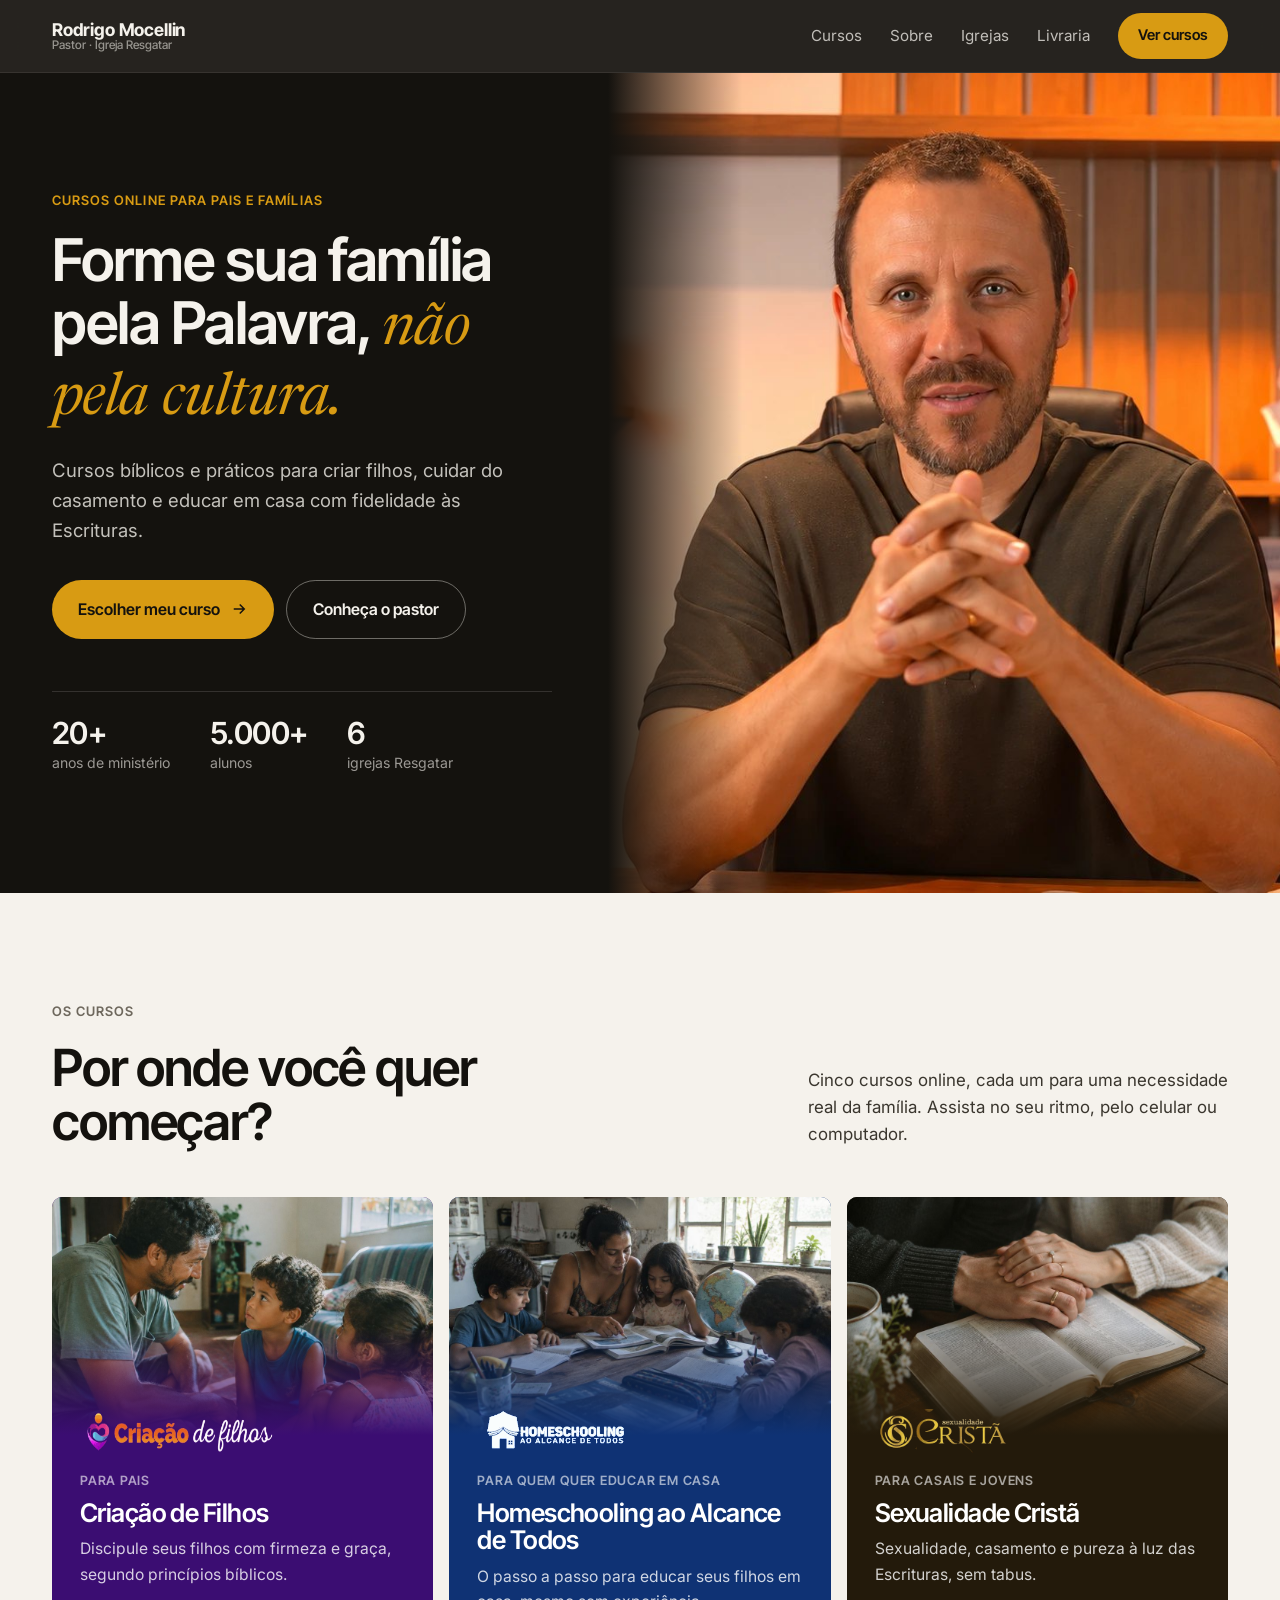
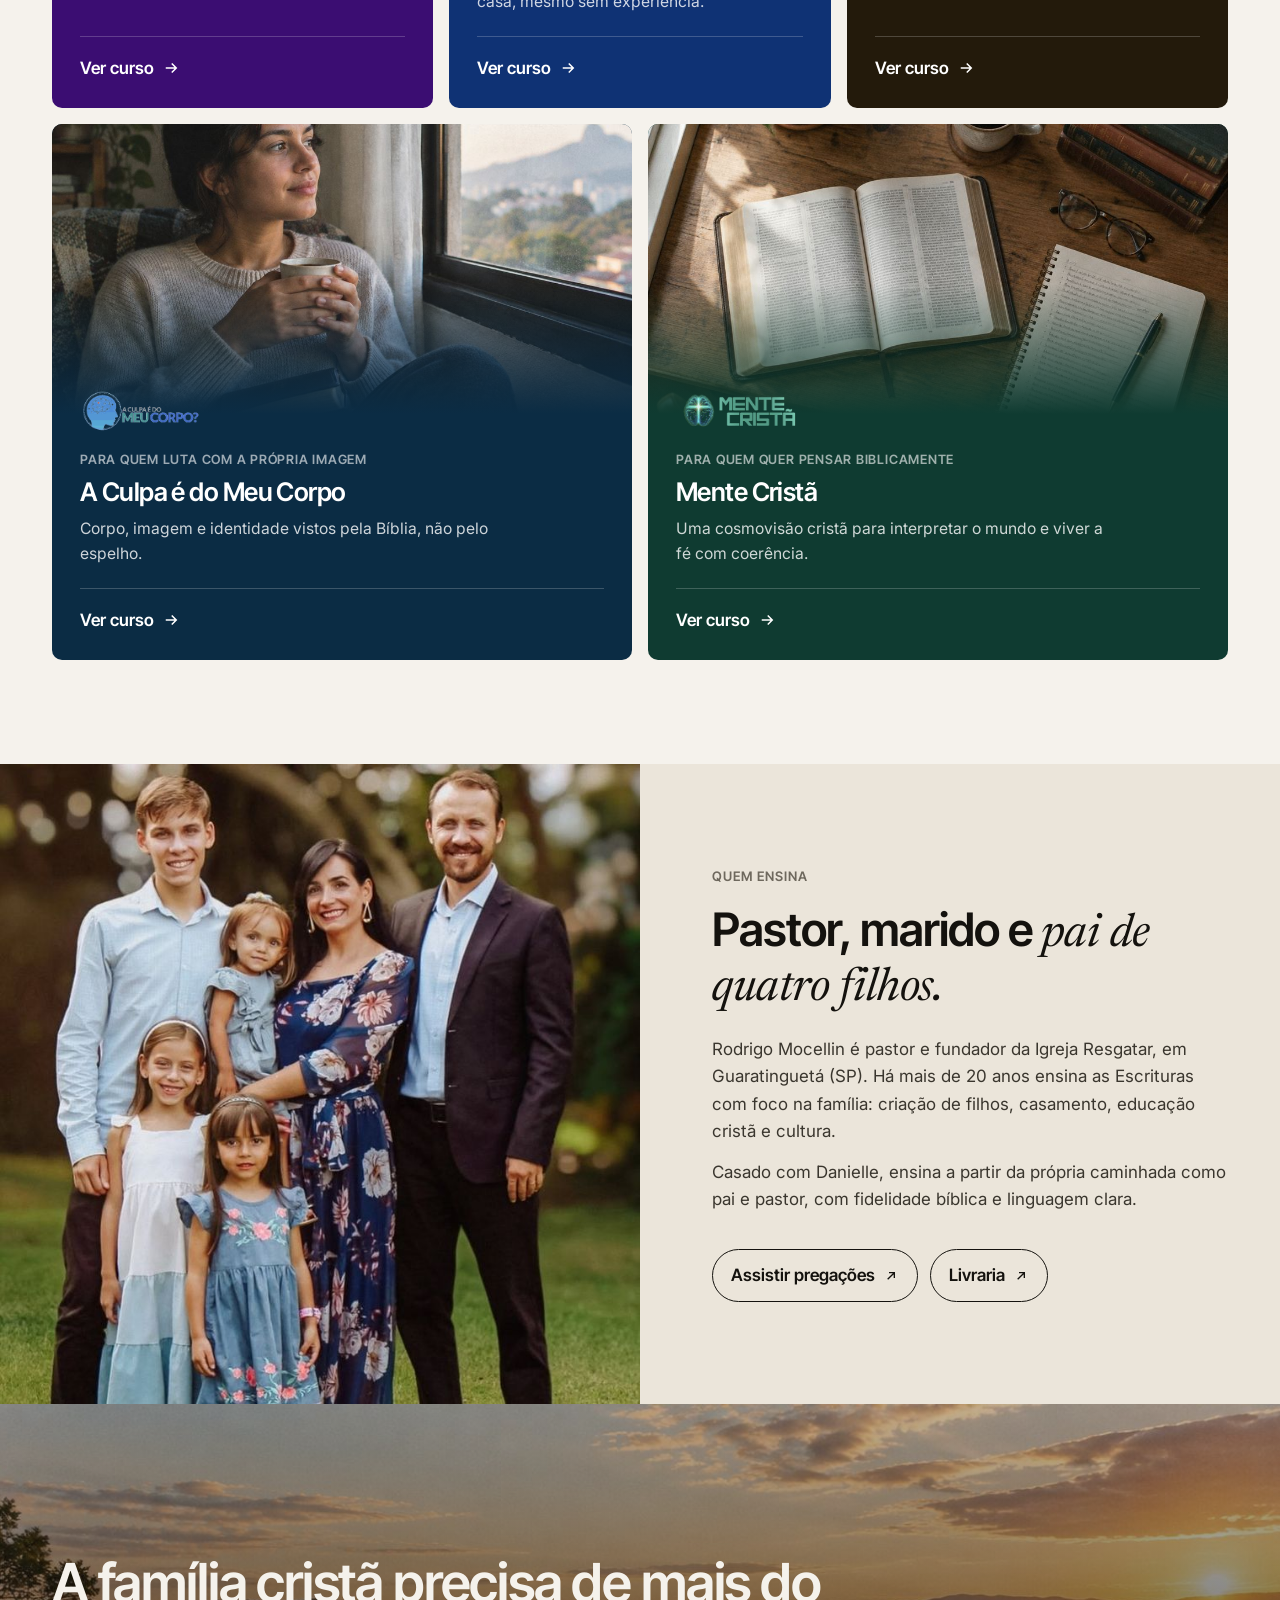
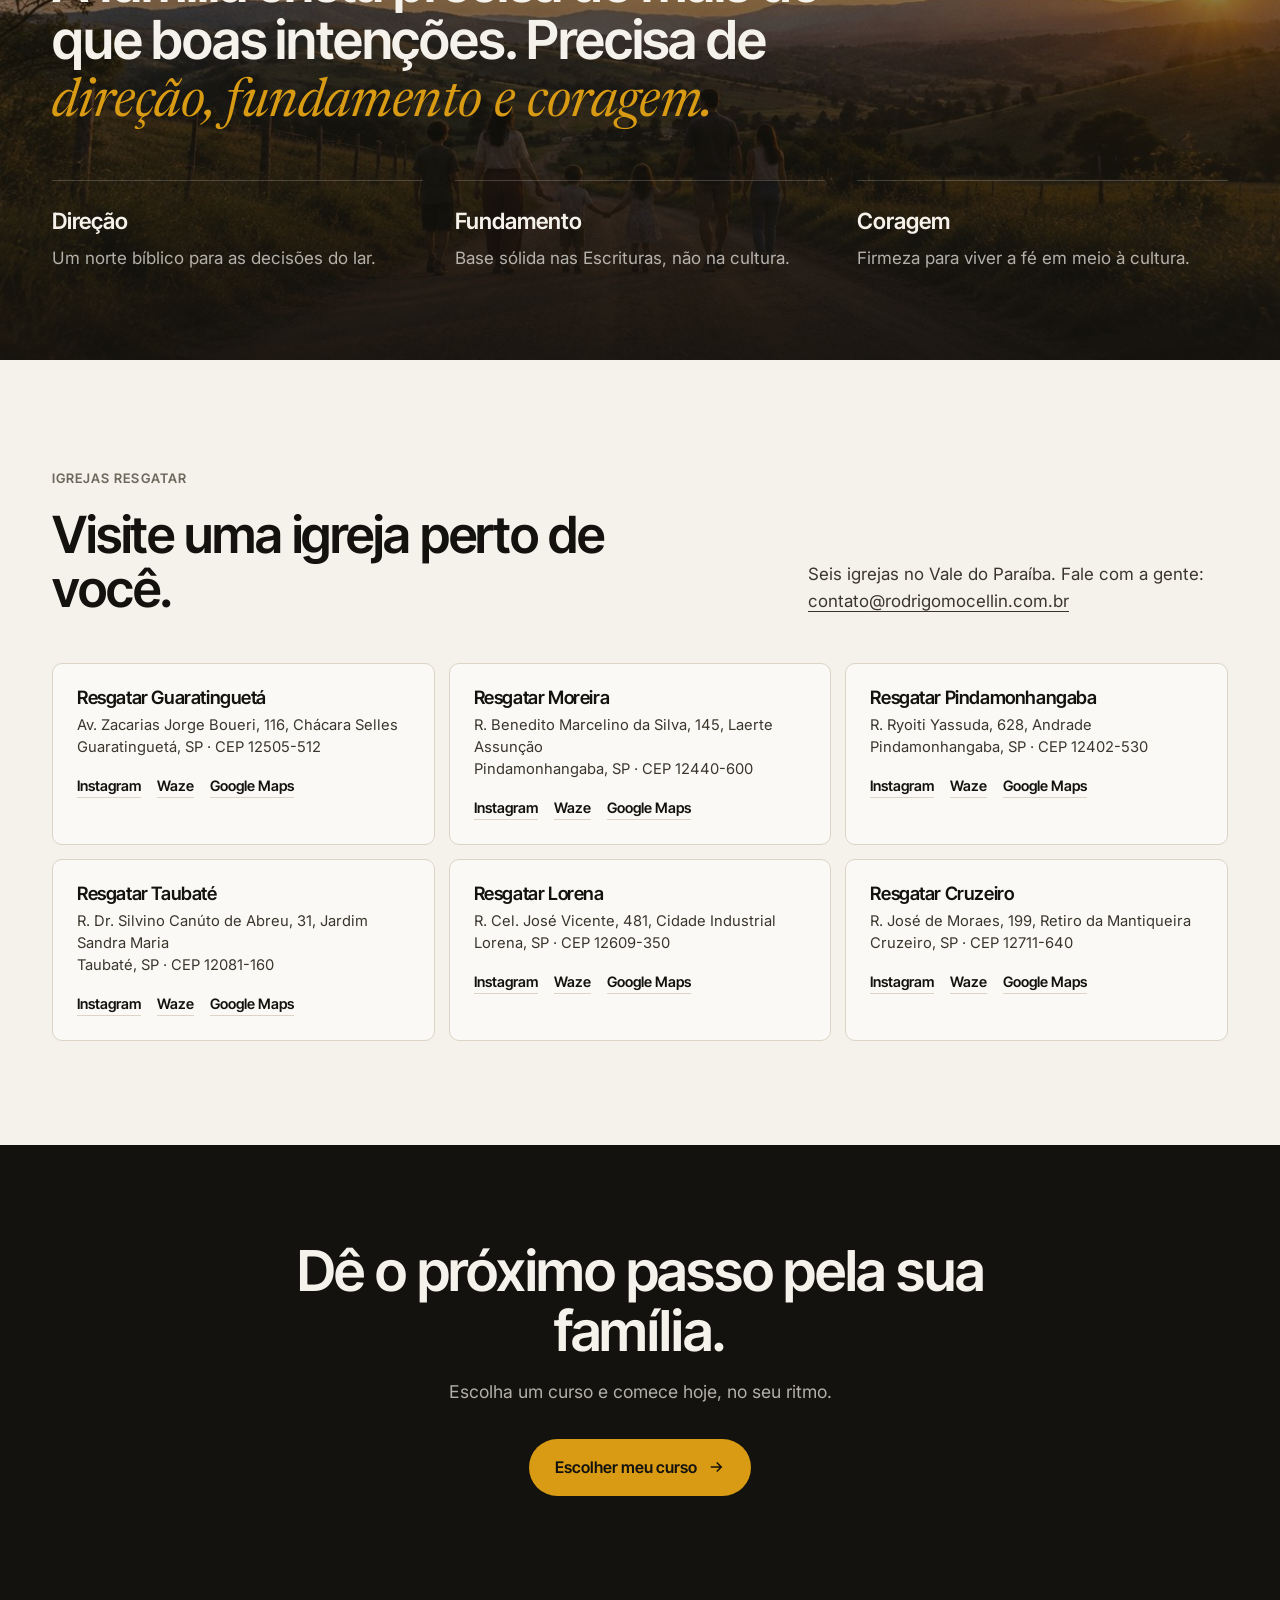
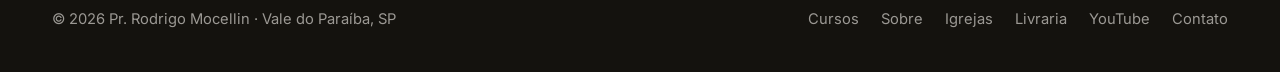
<file: index.html>
<!DOCTYPE html>
<html lang="pt-BR">
<head>
<meta charset="UTF-8">
<meta name="viewport" content="width=device-width, initial-scale=1.0">
<title>Pr. Rodrigo Mocellin | Cursos bíblicos para a família cristã</title>
<meta name="description" content="Cursos online, bíblicos e práticos para pais e famílias cristãs: criação de filhos, homeschooling, sexualidade, identidade e cosmovisão cristã. Com o Pr. Rodrigo Mocellin.">
<link rel="canonical" href="https://prmocellin.com/">
<meta name="robots" content="index, follow, max-image-preview:large">
<meta name="author" content="Pr. Rodrigo Mocellin">
<meta name="theme-color" content="#14120E">
<link rel="icon" href="/favicon.ico" sizes="48x48">
<link rel="icon" type="image/png" sizes="96x96" href="/favicon-96.png">
<link rel="icon" type="image/png" sizes="192x192" href="/icon-192.png">
<link rel="apple-touch-icon" href="/apple-touch-icon.png">
<link rel="manifest" href="/site.webmanifest">
<link rel="preload" as="image" href="/assets/img/pastor.jpg" fetchpriority="high">
<meta property="og:type" content="website">
<meta property="og:locale" content="pt_BR">
<meta property="og:site_name" content="Pr. Rodrigo Mocellin">
<meta property="og:title" content="Pr. Rodrigo Mocellin | Cursos bíblicos para a família cristã">
<meta property="og:description" content="Forme sua família pela Palavra, não pela cultura. Cursos online, bíblicos e práticos com o Pr. Rodrigo Mocellin.">
<meta property="og:url" content="https://prmocellin.com/">
<meta property="og:image" content="https://prmocellin.com/og-image.jpg">
<meta property="og:image:width" content="1200">
<meta property="og:image:height" content="630">
<meta property="og:image:alt" content="Pr. Rodrigo Mocellin">
<meta name="twitter:card" content="summary_large_image">
<meta name="twitter:title" content="Pr. Rodrigo Mocellin | Cursos bíblicos para a família cristã">
<meta name="twitter:description" content="Forme sua família pela Palavra, não pela cultura. Cursos online, bíblicos e práticos com o Pr. Rodrigo Mocellin.">
<meta name="twitter:image" content="https://prmocellin.com/og-image.jpg">
<link rel="preconnect" href="https://fonts.googleapis.com">
<link rel="preconnect" href="https://fonts.gstatic.com" crossorigin>
<link href="https://fonts.googleapis.com/css2?family=Inter+Tight:wght@500;600;700;800&family=Inter:wght@400;500;600&family=Newsreader:ital,opsz,wght@1,6..72,400;1,6..72,500&display=swap" rel="stylesheet">
<link rel="stylesheet" href="/assets/site.css">
<script src="/black-friday.js"></script>
<script type="application/ld+json">
{
 "@context": "https://schema.org",
 "@graph": [
  {
   "@type": "WebSite",
   "@id": "https://prmocellin.com/#site",
   "url": "https://prmocellin.com/",
   "name": "Pr. Rodrigo Mocellin",
   "inLanguage": "pt-BR",
   "publisher": {
    "@id": "https://prmocellin.com/#pastor"
   }
  },
  {
   "@type": "Person",
   "@id": "https://prmocellin.com/#pastor",
   "name": "Rodrigo Mocellin",
   "honorificPrefix": "Pr.",
   "jobTitle": "Pastor e professor",
   "description": "Pastor e fundador da Igreja Resgatar, em Guaratinguetá (SP). Há mais de 20 anos ensina as Escrituras com foco na família: criação de filhos, casamento, educação cristã e cultura.",
   "image": "https://prmocellin.com/assets/img/pastor.jpg",
   "url": "https://prmocellin.com/",
   "email": "contato@rodrigomocellin.com.br",
   "address": {
    "@type": "PostalAddress",
    "addressLocality": "Guaratinguetá",
    "addressRegion": "SP",
    "addressCountry": "BR"
   },
   "knowsAbout": [
    "Criação de filhos",
    "Homeschooling",
    "Educação cristã",
    "Aconselhamento bíblico",
    "Sexualidade cristã",
    "Cosmovisão cristã",
    "Teologia"
   ],
   "worksFor": {
    "@id": "https://prmocellin.com/#resgatar"
   },
   "sameAs": [
    "https://www.youtube.com/@PastorRodrigoMocellin",
    "https://livrariadorodrigo.com.br"
   ]
  },
  {
   "@type": "Organization",
   "@id": "https://prmocellin.com/#resgatar",
   "name": "Igreja Resgatar",
   "url": "https://prmocellin.com/#igrejas",
   "founder": {
    "@id": "https://prmocellin.com/#pastor"
   },
   "sameAs": [
    "https://www.instagram.com/igreja_resgatar/"
   ],
   "subOrganization": [
    {
     "@type": "Church",
     "name": "Resgatar Guaratinguetá",
     "url": "https://www.instagram.com/igreja_resgatar/",
     "address": {
      "@type": "PostalAddress",
      "streetAddress": "Av. Zacarias Jorge Boueri, 116, Chácara Selles",
      "addressLocality": "Guaratinguetá",
      "addressRegion": "SP",
      "postalCode": "12505-512",
      "addressCountry": "BR"
     }
    },
    {
     "@type": "Church",
     "name": "Resgatar Moreira",
     "url": "https://www.instagram.com/resgatarmoreira/",
     "address": {
      "@type": "PostalAddress",
      "streetAddress": "R. Benedito Marcelino da Silva, 145, Laerte Assunção",
      "addressLocality": "Pindamonhangaba",
      "addressRegion": "SP",
      "postalCode": "12440-600",
      "addressCountry": "BR"
     }
    },
    {
     "@type": "Church",
     "name": "Resgatar Pindamonhangaba",
     "url": "https://www.instagram.com/igrejaresgatarpinda/",
     "address": {
      "@type": "PostalAddress",
      "streetAddress": "R. Ryoiti Yassuda, 628, Andrade",
      "addressLocality": "Pindamonhangaba",
      "addressRegion": "SP",
      "postalCode": "12402-530",
      "addressCountry": "BR"
     }
    },
    {
     "@type": "Church",
     "name": "Resgatar Taubaté",
     "url": "https://www.instagram.com/resgatartaubate/",
     "address": {
      "@type": "PostalAddress",
      "streetAddress": "R. Dr. Silvino Canúto de Abreu, 31, Jardim Sandra Maria",
      "addressLocality": "Taubaté",
      "addressRegion": "SP",
      "postalCode": "12081-160",
      "addressCountry": "BR"
     }
    },
    {
     "@type": "Church",
     "name": "Resgatar Lorena",
     "url": "https://www.instagram.com/resgatarlorena/",
     "address": {
      "@type": "PostalAddress",
      "streetAddress": "R. Cel. José Vicente, 481, Cidade Industrial",
      "addressLocality": "Lorena",
      "addressRegion": "SP",
      "postalCode": "12609-350",
      "addressCountry": "BR"
     }
    },
    {
     "@type": "Church",
     "name": "Resgatar Cruzeiro",
     "url": "https://www.instagram.com/resgatarcruzeiro/",
     "address": {
      "@type": "PostalAddress",
      "streetAddress": "R. José de Moraes, 199, Retiro da Mantiqueira",
      "addressLocality": "Cruzeiro",
      "addressRegion": "SP",
      "postalCode": "12711-640",
      "addressCountry": "BR"
     }
    }
   ]
  },
  {
   "@type": "ItemList",
   "name": "Cursos online do Pr. Rodrigo Mocellin",
   "itemListElement": [
    {
     "@type": "ListItem",
     "position": 1,
     "url": "https://prmocellin.com/criacaodefilhos/",
     "name": "Criação de Filhos"
    },
    {
     "@type": "ListItem",
     "position": 2,
     "url": "https://prmocellin.com/homeschooling/",
     "name": "Homeschooling ao Alcance de Todos"
    },
    {
     "@type": "ListItem",
     "position": 3,
     "url": "https://prmocellin.com/sexualidadecrista/",
     "name": "Sexualidade Cristã"
    },
    {
     "@type": "ListItem",
     "position": 4,
     "url": "https://prmocellin.com/culpadomeucorpo/",
     "name": "A Culpa é do Meu Corpo"
    },
    {
     "@type": "ListItem",
     "position": 5,
     "url": "https://prmocellin.com/mentecrista/",
     "name": "Mente Cristã"
    }
   ]
  }
 ]
}
</script>
<style>
  /* Hero: foto ocupando metade da tela, de ponta a ponta (só enquadrada, nunca esticada) */
  .hero{position:relative;display:grid;grid-template-columns:minmax(0,.95fr) minmax(0,1.05fr);background:var(--ink);color:var(--paper);min-height:min(820px,calc(100vh - var(--bfh,0px) - 72px))}
  .hero-copy{display:flex;flex-direction:column;justify-content:center;padding:64px 56px 64px max(32px,calc((100vw - 1240px)/2 + 32px));position:relative;z-index:3}
  .hero .label{color:var(--gold)}
  .hero h1{font-size:clamp(2.7rem,4.6vw,4.4rem);margin-bottom:24px}
  .hero h1 em.s{color:var(--gold)}
  .hero .lead{font-size:1.16rem;color:rgba(245,242,236,.78);max-width:500px;margin-bottom:34px}
  .hero-actions{display:flex;flex-wrap:wrap;gap:12px}
  .proof{display:flex;gap:40px;margin-top:52px;padding-top:26px;border-top:1px solid rgba(245,242,236,.14)}
  .proof b{display:block;font-family:var(--head);font-size:1.9rem;font-weight:600;letter-spacing:-.02em;line-height:1}
  .proof span{font-size:.88rem;color:rgba(245,242,236,.6)}
  .hero-photo{position:relative;overflow:hidden}
  .hero-photo img{position:absolute;inset:0;width:100%;height:100%;object-fit:cover;object-position:50% 35%}
  .hero-photo::before{content:"";position:absolute;inset:0;z-index:1;background:linear-gradient(90deg,var(--ink) 0%,rgba(20,18,14,0) 20%)}
  .bf-chip{display:inline-flex;align-items:center;gap:10px;width:fit-content;margin-bottom:26px;padding:6px 14px 6px 6px;border-radius:999px;border:1px solid rgba(216,155,19,.6);font-size:.9rem}
  .bf-chip b{background:var(--gold);color:var(--ink);font-family:var(--head);font-weight:700;font-size:.78rem;padding:4px 10px;border-radius:999px}

  .sec{padding:104px 0}
  .sec-head{display:flex;align-items:flex-end;justify-content:space-between;flex-wrap:wrap;gap:20px 48px;margin-bottom:48px}
  .sec-head h2{font-size:clamp(2.2rem,4vw,3.4rem);max-width:620px}
  .sec-head p{color:var(--text-2);font-size:1.06rem;max-width:420px}

  /* Cursos */
  .courses{display:grid;grid-template-columns:repeat(6,1fr);gap:16px}
  .course{grid-column:span 2;position:relative;display:flex;flex-direction:column;border-radius:10px;background:var(--cc);color:#fff;overflow:hidden;transition:transform .25s,box-shadow .25s}
  .course:nth-child(n+4){grid-column:span 3}
  .course:hover{transform:translateY(-4px);box-shadow:0 24px 40px -24px rgba(0,0,0,.5)}
  .course .ph{position:relative;aspect-ratio:16/10;overflow:hidden}
  .course:nth-child(n+4) .ph{aspect-ratio:16/8}
  .course .ph img{width:100%;height:100%;object-fit:cover;transition:transform .6s}
  .course:hover .ph img{transform:scale(1.04)}
  .course .ph::after{content:"";position:absolute;inset:0;background:linear-gradient(180deg,rgba(0,0,0,0) 55%,var(--cc) 100%)}
  .course .body{display:flex;flex-direction:column;flex:1;padding:4px 28px 26px}
  .course .logo{height:44px;margin-top:-30px;position:relative;z-index:1}
  .course .logo img{max-height:44px;width:auto;max-width:200px}
  .course .for{margin-top:18px;font-family:var(--head);font-size:.8rem;font-weight:600;letter-spacing:.06em;text-transform:uppercase;color:rgba(255,255,255,.6)}
  .course h3{font-size:1.6rem;margin:8px 0 10px}
  .course p{color:rgba(255,255,255,.8);font-size:.98rem;max-width:440px;margin-bottom:22px}
  .course .foot{display:flex;align-items:center;justify-content:space-between;gap:12px;margin-top:auto;padding-top:18px;border-top:1px solid rgba(255,255,255,.2)}
  .course .go{font-family:var(--head);font-weight:600;display:inline-flex;align-items:center;gap:8px}
  .course .go svg{width:18px;height:18px;transition:transform .2s}
  .course:hover .go svg{transform:translateX(4px)}
  .course .price{font-family:var(--head);display:flex;align-items:baseline;gap:8px}
  .course .price s{opacity:.6;font-size:.92rem}
  .course .price b{font-size:1.45rem;font-weight:700;color:var(--gold)}
  .course .tag{position:absolute;z-index:2;top:16px;right:16px;font-family:var(--head);font-size:.76rem;font-weight:700;background:var(--gold);color:var(--ink);padding:5px 11px;border-radius:999px}

  /* Sobre */
  .about{display:grid;grid-template-columns:1fr 1fr;background:var(--paper-2)}
  .about-photo img{width:100%;height:auto}
  .about-copy{display:flex;flex-direction:column;justify-content:center;padding:72px max(32px,calc((100vw - 1240px)/2 + 32px)) 72px 72px}
  .about h2{font-size:clamp(2.1rem,3.6vw,3.2rem);margin-bottom:22px}
  .about p{color:var(--text-2);font-size:1.06rem;margin-bottom:14px;max-width:540px}
  .about-links{display:flex;flex-wrap:wrap;gap:12px;margin-top:22px}
  .about-links a{display:inline-flex;align-items:center;gap:8px;font-family:var(--head);font-weight:600;padding:12px 18px;border:1.5px solid var(--ink);border-radius:999px;transition:background .2s,color .2s}
  .about-links a:hover{background:var(--ink);color:var(--paper)}
  .about-links svg{width:16px;height:16px}

  /* Por que */
  .why{position:relative;background:var(--ink) url(/assets/img/familia-estrada.jpg) center 62%/cover no-repeat;color:var(--paper);padding:150px 0 88px;overflow:hidden}
  .why::before{content:"";position:absolute;inset:0;background:linear-gradient(180deg,rgba(20,18,14,.25) 0%,rgba(20,18,14,.55) 45%,rgba(20,18,14,.92) 100%)}
  .why .wrap{position:relative}
  .why h2{font-size:clamp(2.2rem,4.2vw,3.6rem);max-width:820px;margin-bottom:48px}
  .why h2 em.s{color:var(--gold)}
  .why-cols{display:grid;grid-template-columns:repeat(3,1fr);gap:32px}
  .why-cols div{padding-top:22px;border-top:1px solid rgba(245,242,236,.2)}
  .why-cols b{display:block;font-family:var(--head);font-size:1.4rem;font-weight:600;margin-bottom:6px}
  .why-cols span{color:rgba(245,242,236,.7)}

  /* Igrejas */
  .churches{display:grid;grid-template-columns:repeat(3,1fr);gap:14px}
  .church{padding:24px;border:1px solid var(--line);border-radius:10px;background:#FBF9F5}
  .church h3{font-size:1.15rem;margin-bottom:6px}
  .church address{font-style:normal;font-size:.92rem;color:var(--text-2);line-height:1.5;min-height:2.8em}
  .church .links{display:flex;gap:16px;margin-top:16px;font-family:var(--head);font-size:.9rem;font-weight:600}
  .church .links a{border-bottom:1.5px solid var(--line);transition:border-color .2s}
  .church .links a:hover{border-color:var(--ink)}

  /* Chamada final */
  .final{background:var(--ink);color:var(--paper);padding:96px 0 72px;text-align:center}
  .final h2{font-size:clamp(2.2rem,4.4vw,3.8rem);max-width:760px;margin:0 auto 18px}
  .final p{color:rgba(245,242,236,.7);font-size:1.1rem;margin-bottom:32px}
  .final .cd{color:var(--gold);font-size:1.1rem}
  .final + .site-footer{border-top:1px solid rgba(245,242,236,.1)}

  @media(max-width:1000px){
    .course,.course:nth-child(n+4){grid-column:span 3}
    .course:nth-child(5){grid-column:1/-1}
    .churches{grid-template-columns:1fr 1fr}
    .about-copy{padding:56px 32px}
    .why-cols{grid-template-columns:1fr;gap:0}
    .why-cols div{padding:20px 0}
  }
  @media(max-width:860px){
    /* Hero no celular: foto em tela cheia, título por cima na parte de baixo */
    .hero{display:flex;flex-direction:column;min-height:0}
    .hero-photo{order:-1;height:min(74vh,600px)}
    .hero-photo img{object-position:52% 30%}
    .hero-photo::before{background:linear-gradient(180deg,rgba(20,18,14,0) 50%,var(--ink) 100%)}
    .hero-copy{margin-top:-170px;padding:0 20px 56px}
    .bf-chip{font-size:.84rem;white-space:nowrap;gap:8px;padding:5px 12px 5px 5px}
    .bf-chip b{font-size:.72rem}
    .hero h1{font-size:2.45rem}
    .hero .lead{font-size:1.04rem}
    .hero-actions .btn{flex:1 1 100%}
    .proof{gap:26px;margin-top:40px}
    .proof b{font-size:1.6rem}
    .sec{padding:76px 0}
    .courses{grid-template-columns:1fr}
    .course,.course:nth-child(n+4),.course:nth-child(5){grid-column:auto}
    .course .ph,.course:nth-child(n+4) .ph{aspect-ratio:16/10}
    .course .body{padding:4px 22px 24px}
    .about{grid-template-columns:1fr}
    .about-copy{padding:52px 20px 64px}
    .why{padding:120px 0 64px}
    .churches{grid-template-columns:1fr}
    .final{padding:72px 0 56px}
  }
</style>
</head>
<body>
<a class="skip" href="#inicio">Pular para o conteúdo</a>

<div class="bfbar bf-only" role="region" aria-label="Black Friday">
  <div class="wrap">
    <strong>Black Friday</strong>
    <span class="t2">Até 58% OFF em todos os cursos</span>
    <span class="bf-timer"><span class="l">Termina em</span><span class="cd"><span><b data-u="d">00</b><i>d</i></span><span><b data-u="h">00</b><i>h</i></span><span><b data-u="m">00</b><i>m</i></span><span><b data-u="s">00</b><i>s</i></span></span></span>
    <a href="#ofertas">Ver ofertas</a>
  </div>
</div>

<header class="site-header">
  <div class="wrap nav">
    <a href="#inicio" class="brand">Rodrigo Mocellin<small>Pastor · Igreja Resgatar</small></a>
    <nav class="nav-links" id="nav" aria-label="Menu principal">
      <a href="#cursos">Cursos</a>
      <a href="#sobre">Sobre</a>
      <a href="#igrejas">Igrejas</a>
      <a href="https://livrariadorodrigo.com.br" target="_blank" rel="noopener">Livraria</a>
      <a href="#cursos" class="btn btn-gold bf-off">Ver cursos</a>
      <a href="#ofertas" class="btn btn-gold bf-only">Black Friday</a>
    </nav>
    <button class="menu-btn" id="menuBtn" aria-label="Abrir menu" aria-expanded="false"><svg viewBox="0 0 24 24" fill="none" stroke="currentColor" stroke-width="1.8"><path d="M4 8h16M4 16h16"/></svg></button>
  </div>
</header>

<main id="inicio">
<section class="hero">
  <div class="hero-copy">
    <a href="#ofertas" class="bf-chip bf-only"><b>Black Friday</b> Cursos a partir de R$ 100 →</a>
    <span class="label">Cursos online para pais e famílias</span>
    <h1>Forme sua família pela Palavra, <em class="s">não pela cultura.</em></h1>
    <p class="lead">Cursos bíblicos e práticos para criar filhos, cuidar do casamento e educar em casa com fidelidade às Escrituras.</p>
    <div class="hero-actions">
      <a href="#cursos" class="btn btn-gold bf-off">Escolher meu curso <svg viewBox="0 0 24 24" fill="none" stroke="currentColor" stroke-width="2"><path d="M5 12h14M13 6l6 6-6 6"/></svg></a>
      <a href="#ofertas" class="btn btn-gold bf-only">Ver ofertas da Black Friday <svg viewBox="0 0 24 24" fill="none" stroke="currentColor" stroke-width="2"><path d="M5 12h14M13 6l6 6-6 6"/></svg></a>
      <a href="#sobre" class="btn btn-ghost">Conheça o pastor</a>
    </div>
    <div class="proof">
      <div><b>20+</b><span>anos de ministério</span></div>
      <div><b>5.000+</b><span>alunos</span></div>
      <div><b>6</b><span>igrejas Resgatar</span></div>
    </div>
  </div>
  <div class="hero-photo">
    <img src="/assets/img/pastor.jpg" width="1685" height="933" alt="Pr. Rodrigo Mocellin" fetchpriority="high">
  </div>
</section>

<section class="bfx bf-only" id="ofertas" aria-label="Ofertas da Black Friday">
  <div class="wrap">
    <span class="bfx-kick">Só até 30 de novembro</span>
    <h2 class="bfx-title">Black Friday</h2>
    <div class="bfx-row">
      <p class="bfx-big">Até <b>58% OFF</b> em todos os cursos.<br>A partir de <b>R$ 100</b>.</p>
      <div class="bfx-clock bf-timer">
        <div class="l">A oferta termina em</div>
        <div class="cd"><span><b data-u="d">00</b><i>dias</i></span><span><b data-u="h">00</b><i>horas</i></span><span><b data-u="m">00</b><i>min</i></span><span><b data-u="s">00</b><i>seg</i></span></div>
      </div>
    </div>
    <div class="bfx-grid">
      <a class="bfx-card" href="/criacaodefilhos/"><div class="bfx-ph"><img src="/assets/img/curso-criacao.jpg" width="1000" height="753" loading="lazy" alt=""><span class="bfx-off">-34%</span></div><div class="bfx-bd"><span class="bfx-n">Criação de Filhos</span><span class="bfx-p"><s>De R$ 250</s><b>R$ 165</b></span><span class="bfx-go">Aproveitar →</span></div></a>
      <a class="bfx-card" href="/homeschooling/"><div class="bfx-ph"><img src="/assets/img/curso-homeschooling.jpg" width="1000" height="753" loading="lazy" alt=""><span class="bfx-off">-34%</span></div><div class="bfx-bd"><span class="bfx-n">Homeschooling ao Alcance de Todos</span><span class="bfx-p"><s>De R$ 250</s><b>R$ 165</b></span><span class="bfx-go">Aproveitar →</span></div></a>
      <a class="bfx-card" href="/sexualidadecrista/"><div class="bfx-ph"><img src="/assets/img/curso-sexualidade.jpg" width="1000" height="753" loading="lazy" alt=""><span class="bfx-off">-32%</span></div><div class="bfx-bd"><span class="bfx-n">Sexualidade Cristã</span><span class="bfx-p"><s>De R$ 149</s><b>R$ 100</b></span><span class="bfx-go">Aproveitar →</span></div></a>
      <a class="bfx-card" href="/culpadomeucorpo/"><div class="bfx-ph"><img src="/assets/img/curso-culpa.jpg" width="1000" height="753" loading="lazy" alt=""><span class="bfx-off">-33%</span></div><div class="bfx-bd"><span class="bfx-n">A Culpa é do Meu Corpo</span><span class="bfx-p"><s>De R$ 249</s><b>R$ 165</b></span><span class="bfx-go">Aproveitar →</span></div></a>
      <a class="bfx-card" href="/mentecrista/"><div class="bfx-ph"><img src="/assets/img/curso-mente.jpg" width="1000" height="753" loading="lazy" alt=""><span class="bfx-off">-58%</span></div><div class="bfx-bd"><span class="bfx-n">Mente Cristã</span><span class="bfx-p"><s>De R$ 399</s><b>R$ 165</b></span><span class="bfx-go">Aproveitar →</span></div></a>
    </div>
  </div>
</section>

<section class="sec" id="cursos">
  <div class="wrap">
    <div class="sec-head fade">
      <div><span class="label">Os cursos</span><h2>Por onde você quer começar?</h2></div>
      <p>Cinco cursos online, cada um para uma necessidade real da família. Assista no seu ritmo, pelo celular ou computador.</p>
    </div>
    <div class="courses">
      <a class="course fade" href="/criacaodefilhos/" style="--cc:#3B0D72">
        <span class="tag bf-only">Black Friday</span>
        <div class="ph"><img src="/assets/img/curso-criacao.jpg" width="1000" height="753" loading="lazy" alt="Pai conversando com os filhos em casa"></div>
        <div class="body">
          <div class="logo"><img src="/assets/img/criacaodefilhos-logo.png" width="728" height="120" loading="lazy" alt="Criação de Filhos"></div>
          <span class="for">Para pais</span>
          <h3>Criação de Filhos</h3>
          <p>Discipule seus filhos com firmeza e graça, segundo princípios bíblicos.</p>
          <div class="foot"><span class="go">Ver curso <svg viewBox="0 0 24 24" fill="none" stroke="currentColor" stroke-width="2"><path d="M5 12h14M13 6l6 6-6 6"/></svg></span><span class="price bf-only"><s>R$ 250</s><b>R$ 165</b></span></div>
        </div>
      </a>
      <a class="course fade" href="/homeschooling/" style="--cc:#0F3274">
        <span class="tag bf-only">Black Friday</span>
        <div class="ph"><img src="/assets/img/curso-homeschooling.jpg" width="1000" height="753" loading="lazy" alt="Mãe ensinando os filhos na mesa da cozinha"></div>
        <div class="body">
          <div class="logo"><img src="/assets/img/homeschooling-logo.png" width="274" height="78" loading="lazy" alt="Homeschooling ao Alcance de Todos"></div>
          <span class="for">Para quem quer educar em casa</span>
          <h3>Homeschooling ao Alcance de Todos</h3>
          <p>O passo a passo para educar seus filhos em casa, mesmo sem experiência.</p>
          <div class="foot"><span class="go">Ver curso <svg viewBox="0 0 24 24" fill="none" stroke="currentColor" stroke-width="2"><path d="M5 12h14M13 6l6 6-6 6"/></svg></span><span class="price bf-only"><s>R$ 250</s><b>R$ 165</b></span></div>
        </div>
      </a>
      <a class="course fade" href="/sexualidadecrista/" style="--cc:#231A0B">
        <span class="tag bf-only">Black Friday</span>
        <div class="ph"><img src="/assets/img/curso-sexualidade.jpg" width="1000" height="753" loading="lazy" alt="Mãos de um casal sobre uma Bíblia aberta"></div>
        <div class="body">
          <div class="logo"><img src="/assets/img/sexualidadecrista-logo.png" width="370" height="120" loading="lazy" alt="Sexualidade Cristã"></div>
          <span class="for">Para casais e jovens</span>
          <h3>Sexualidade Cristã</h3>
          <p>Sexualidade, casamento e pureza à luz das Escrituras, sem tabus.</p>
          <div class="foot"><span class="go">Ver curso <svg viewBox="0 0 24 24" fill="none" stroke="currentColor" stroke-width="2"><path d="M5 12h14M13 6l6 6-6 6"/></svg></span><span class="price bf-only"><s>R$ 149</s><b>R$ 100</b></span></div>
        </div>
      </a>
      <a class="course fade" href="/culpadomeucorpo/" style="--cc:#0B2C44">
        <span class="tag bf-only">Black Friday</span>
        <div class="ph"><img src="/assets/img/curso-culpa.jpg" width="1000" height="753" loading="lazy" alt="Jovem tranquila à janela com uma Bíblia"></div>
        <div class="body">
          <div class="logo"><img src="/assets/img/culpadomeucorpo-logo.png" width="343" height="120" loading="lazy" alt="A Culpa é do Meu Corpo"></div>
          <span class="for">Para quem luta com a própria imagem</span>
          <h3>A Culpa é do Meu Corpo</h3>
          <p>Corpo, imagem e identidade vistos pela Bíblia, não pelo espelho.</p>
          <div class="foot"><span class="go">Ver curso <svg viewBox="0 0 24 24" fill="none" stroke="currentColor" stroke-width="2"><path d="M5 12h14M13 6l6 6-6 6"/></svg></span><span class="price bf-only"><s>R$ 249</s><b>R$ 165</b></span></div>
        </div>
      </a>
      <a class="course fade" href="/mentecrista/" style="--cc:#0F3B31">
        <span class="tag bf-only">Black Friday</span>
        <div class="ph"><img src="/assets/img/curso-mente.jpg" width="1000" height="753" loading="lazy" alt="Mesa de estudo com Bíblia, caderno e livros"></div>
        <div class="body">
          <div class="logo"><img src="/assets/img/mentecrista-logo.png" width="340" height="120" loading="lazy" alt="Mente Cristã"></div>
          <span class="for">Para quem quer pensar biblicamente</span>
          <h3>Mente Cristã</h3>
          <p>Uma cosmovisão cristã para interpretar o mundo e viver a fé com coerência.</p>
          <div class="foot"><span class="go">Ver curso <svg viewBox="0 0 24 24" fill="none" stroke="currentColor" stroke-width="2"><path d="M5 12h14M13 6l6 6-6 6"/></svg></span><span class="price bf-only"><s>R$ 399</s><b>R$ 165</b></span></div>
        </div>
      </a>
    </div>
  </div>
</section>

<section class="about" id="sobre">
  <div class="about-photo"><img src="/assets/img/familia.jpg" width="760" height="760" loading="lazy" alt="Pr. Rodrigo Mocellin, a esposa Danielle e os quatro filhos"></div>
  <div class="about-copy fade">
    <span class="label">Quem ensina</span>
    <h2>Pastor, marido e <em class="s">pai de quatro filhos.</em></h2>
    <p>Rodrigo Mocellin é pastor e fundador da Igreja Resgatar, em Guaratinguetá (SP). Há mais de 20 anos ensina as Escrituras com foco na família: criação de filhos, casamento, educação cristã e cultura.</p>
    <p>Casado com Danielle, ensina a partir da própria caminhada como pai e pastor, com fidelidade bíblica e linguagem clara.</p>
    <div class="about-links">
      <a href="https://www.youtube.com/@PastorRodrigoMocellin" target="_blank" rel="noopener">Assistir pregações <svg viewBox="0 0 24 24" fill="none" stroke="currentColor" stroke-width="2"><path d="M7 17L17 7M9 7h8v8"/></svg></a>
      <a href="https://livrariadorodrigo.com.br" target="_blank" rel="noopener">Livraria <svg viewBox="0 0 24 24" fill="none" stroke="currentColor" stroke-width="2"><path d="M7 17L17 7M9 7h8v8"/></svg></a>
    </div>
  </div>
</section>

<section class="why">
  <div class="wrap">
    <h2 class="fade">A família cristã precisa de mais do que boas intenções. Precisa de <em class="s">direção, fundamento e coragem.</em></h2>
    <div class="why-cols fade">
      <div><b>Direção</b><span>Um norte bíblico para as decisões do lar.</span></div>
      <div><b>Fundamento</b><span>Base sólida nas Escrituras, não na cultura.</span></div>
      <div><b>Coragem</b><span>Firmeza para viver a fé em meio à cultura.</span></div>
    </div>
  </div>
</section>

<section class="sec" id="igrejas">
  <div class="wrap">
    <div class="sec-head fade">
      <div><span class="label">Igrejas Resgatar</span><h2>Visite uma igreja perto de você.</h2></div>
      <p>Seis igrejas no Vale do Paraíba. Fale com a gente: <a href="mailto:contato@rodrigomocellin.com.br" style="border-bottom:1.5px solid currentColor">contato@rodrigomocellin.com.br</a></p>
    </div>
    <div class="churches">
      <div class="church fade">
        <h3>Resgatar Guaratinguetá</h3>
        <address>Av. Zacarias Jorge Boueri, 116, Chácara Selles<br>Guaratinguetá, SP · CEP 12505-512</address>
        <div class="links"><a href="https://www.instagram.com/igreja_resgatar/" target="_blank" rel="noopener">Instagram</a><a href="https://waze.com/ul?q=Av.%20Zacarias%20Jorge%20Boueri%2C%20116%2C%20Ch%C3%A1cara%20Selles%2C%20Guaratinguet%C3%A1%20-%20SP%2C%2012505-512&amp;navigate=yes" target="_blank" rel="noopener">Waze</a><a href="https://www.google.com/maps/search/?api=1&amp;query=Av.%20Zacarias%20Jorge%20Boueri%2C%20116%2C%20Ch%C3%A1cara%20Selles%2C%20Guaratinguet%C3%A1%20-%20SP%2C%2012505-512" target="_blank" rel="noopener">Google Maps</a></div>
      </div>
      <div class="church fade">
        <h3>Resgatar Moreira</h3>
        <address>R. Benedito Marcelino da Silva, 145, Laerte Assunção<br>Pindamonhangaba, SP · CEP 12440-600</address>
        <div class="links"><a href="https://www.instagram.com/resgatarmoreira/" target="_blank" rel="noopener">Instagram</a><a href="https://waze.com/ul?q=R.%20Benedito%20Marcelino%20da%20Silva%2C%20145%2C%20Laerte%20Assun%C3%A7%C3%A3o%2C%20Pindamonhangaba%20-%20SP%2C%2012440-600&amp;navigate=yes" target="_blank" rel="noopener">Waze</a><a href="https://www.google.com/maps/search/?api=1&amp;query=R.%20Benedito%20Marcelino%20da%20Silva%2C%20145%2C%20Laerte%20Assun%C3%A7%C3%A3o%2C%20Pindamonhangaba%20-%20SP%2C%2012440-600" target="_blank" rel="noopener">Google Maps</a></div>
      </div>
      <div class="church fade">
        <h3>Resgatar Pindamonhangaba</h3>
        <address>R. Ryoiti Yassuda, 628, Andrade<br>Pindamonhangaba, SP · CEP 12402-530</address>
        <div class="links"><a href="https://www.instagram.com/igrejaresgatarpinda/" target="_blank" rel="noopener">Instagram</a><a href="https://waze.com/ul?q=R.%20Ryoiti%20Yassuda%2C%20628%2C%20Andrade%2C%20Pindamonhangaba%20-%20SP%2C%2012402-530&amp;navigate=yes" target="_blank" rel="noopener">Waze</a><a href="https://www.google.com/maps/search/?api=1&amp;query=R.%20Ryoiti%20Yassuda%2C%20628%2C%20Andrade%2C%20Pindamonhangaba%20-%20SP%2C%2012402-530" target="_blank" rel="noopener">Google Maps</a></div>
      </div>
      <div class="church fade">
        <h3>Resgatar Taubaté</h3>
        <address>R. Dr. Silvino Canúto de Abreu, 31, Jardim Sandra Maria<br>Taubaté, SP · CEP 12081-160</address>
        <div class="links"><a href="https://www.instagram.com/resgatartaubate/" target="_blank" rel="noopener">Instagram</a><a href="https://waze.com/ul?q=R.%20Dr.%20Silvino%20Can%C3%BAto%20de%20Abreu%2C%2031%2C%20Jardim%20Sandra%20Maria%2C%20Taubat%C3%A9%20-%20SP%2C%2012081-160&amp;navigate=yes" target="_blank" rel="noopener">Waze</a><a href="https://www.google.com/maps/search/?api=1&amp;query=R.%20Dr.%20Silvino%20Can%C3%BAto%20de%20Abreu%2C%2031%2C%20Jardim%20Sandra%20Maria%2C%20Taubat%C3%A9%20-%20SP%2C%2012081-160" target="_blank" rel="noopener">Google Maps</a></div>
      </div>
      <div class="church fade">
        <h3>Resgatar Lorena</h3>
        <address>R. Cel. José Vicente, 481, Cidade Industrial<br>Lorena, SP · CEP 12609-350</address>
        <div class="links"><a href="https://www.instagram.com/resgatarlorena/" target="_blank" rel="noopener">Instagram</a><a href="https://waze.com/ul?q=R.%20Cel.%20Jos%C3%A9%20Vicente%2C%20481%2C%20Cidade%20Industrial%2C%20Lorena%20-%20SP%2C%2012609-350&amp;navigate=yes" target="_blank" rel="noopener">Waze</a><a href="https://www.google.com/maps/search/?api=1&amp;query=R.%20Cel.%20Jos%C3%A9%20Vicente%2C%20481%2C%20Cidade%20Industrial%2C%20Lorena%20-%20SP%2C%2012609-350" target="_blank" rel="noopener">Google Maps</a></div>
      </div>
      <div class="church fade">
        <h3>Resgatar Cruzeiro</h3>
        <address>R. José de Moraes, 199, Retiro da Mantiqueira<br>Cruzeiro, SP · CEP 12711-640</address>
        <div class="links"><a href="https://www.instagram.com/resgatarcruzeiro/" target="_blank" rel="noopener">Instagram</a><a href="https://waze.com/ul?q=R.%20Jos%C3%A9%20de%20Moraes%2C%20199%2C%20Retiro%20da%20Mantiqueira%2C%20Cruzeiro%20-%20SP%2C%2012711-640&amp;navigate=yes" target="_blank" rel="noopener">Waze</a><a href="https://www.google.com/maps/search/?api=1&amp;query=R.%20Jos%C3%A9%20de%20Moraes%2C%20199%2C%20Retiro%20da%20Mantiqueira%2C%20Cruzeiro%20-%20SP%2C%2012711-640" target="_blank" rel="noopener">Google Maps</a></div>
      </div>
    </div>
  </div>
</section>

<section class="final">
  <div class="wrap fade">
    <h2>Dê o próximo passo pela sua família.</h2>
    <p class="bf-off">Escolha um curso e comece hoje, no seu ritmo.</p>
    <p class="bf-only bf-timer">Os preços de Black Friday acabam em <span class="cd"><span><b data-u="d">00</b><i>d</i></span><span><b data-u="h">00</b><i>h</i></span><span><b data-u="m">00</b><i>m</i></span><span><b data-u="s">00</b><i>s</i></span></span></p>
    <a href="#cursos" class="btn btn-gold bf-off">Escolher meu curso <svg viewBox="0 0 24 24" fill="none" stroke="currentColor" stroke-width="2"><path d="M5 12h14M13 6l6 6-6 6"/></svg></a>
    <a href="#ofertas" class="btn btn-gold bf-only">Aproveitar a Black Friday <svg viewBox="0 0 24 24" fill="none" stroke="currentColor" stroke-width="2"><path d="M5 12h14M13 6l6 6-6 6"/></svg></a>
  </div>
</section>
</main>

<footer class="site-footer">
  <div class="wrap foot">
    <span>© 2026 Pr. Rodrigo Mocellin · Vale do Paraíba, SP</span>
    <nav><a href="#cursos">Cursos</a><a href="#sobre">Sobre</a><a href="#igrejas">Igrejas</a><a href="https://livrariadorodrigo.com.br" target="_blank" rel="noopener">Livraria</a><a href="https://www.youtube.com/@PastorRodrigoMocellin" target="_blank" rel="noopener">YouTube</a><a href="mailto:contato@rodrigomocellin.com.br">Contato</a></nav>
  </div>
</footer>

<script src="/assets/site.js"></script>
</body>
</html>
</file>
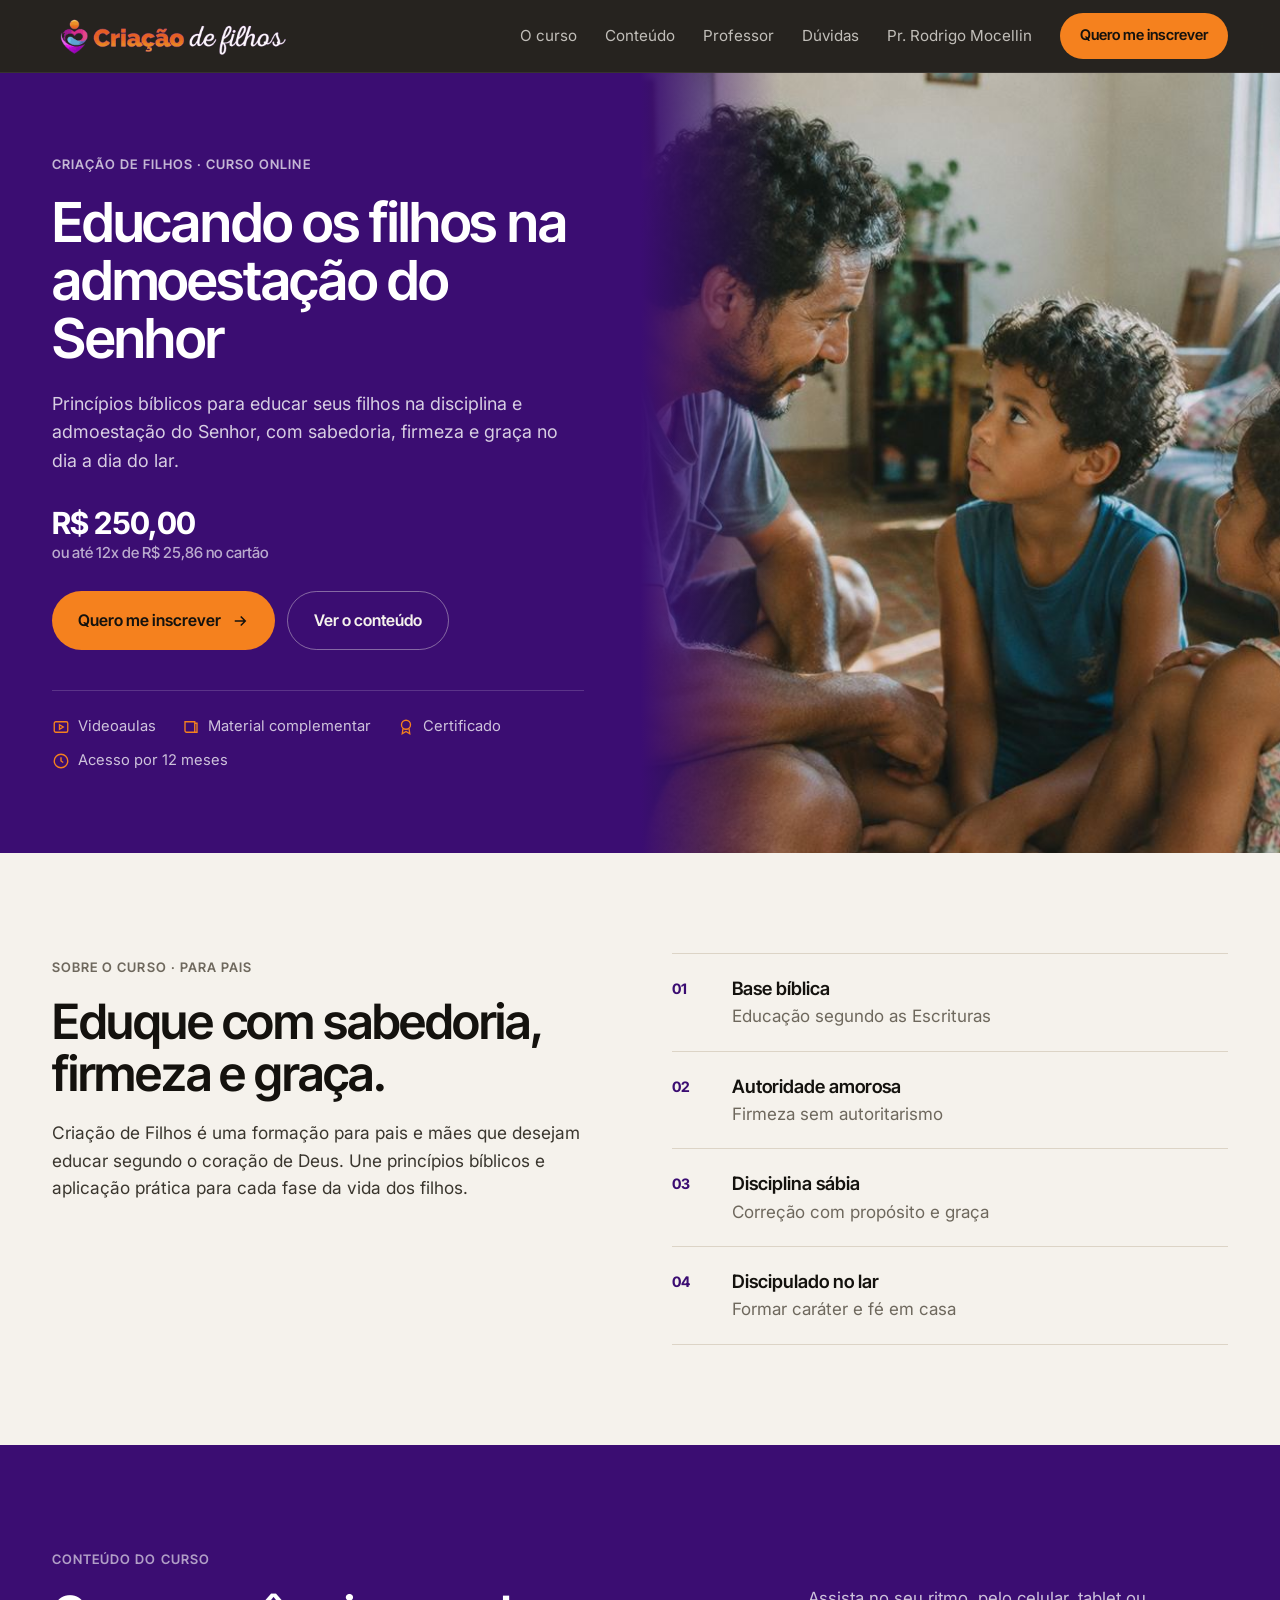
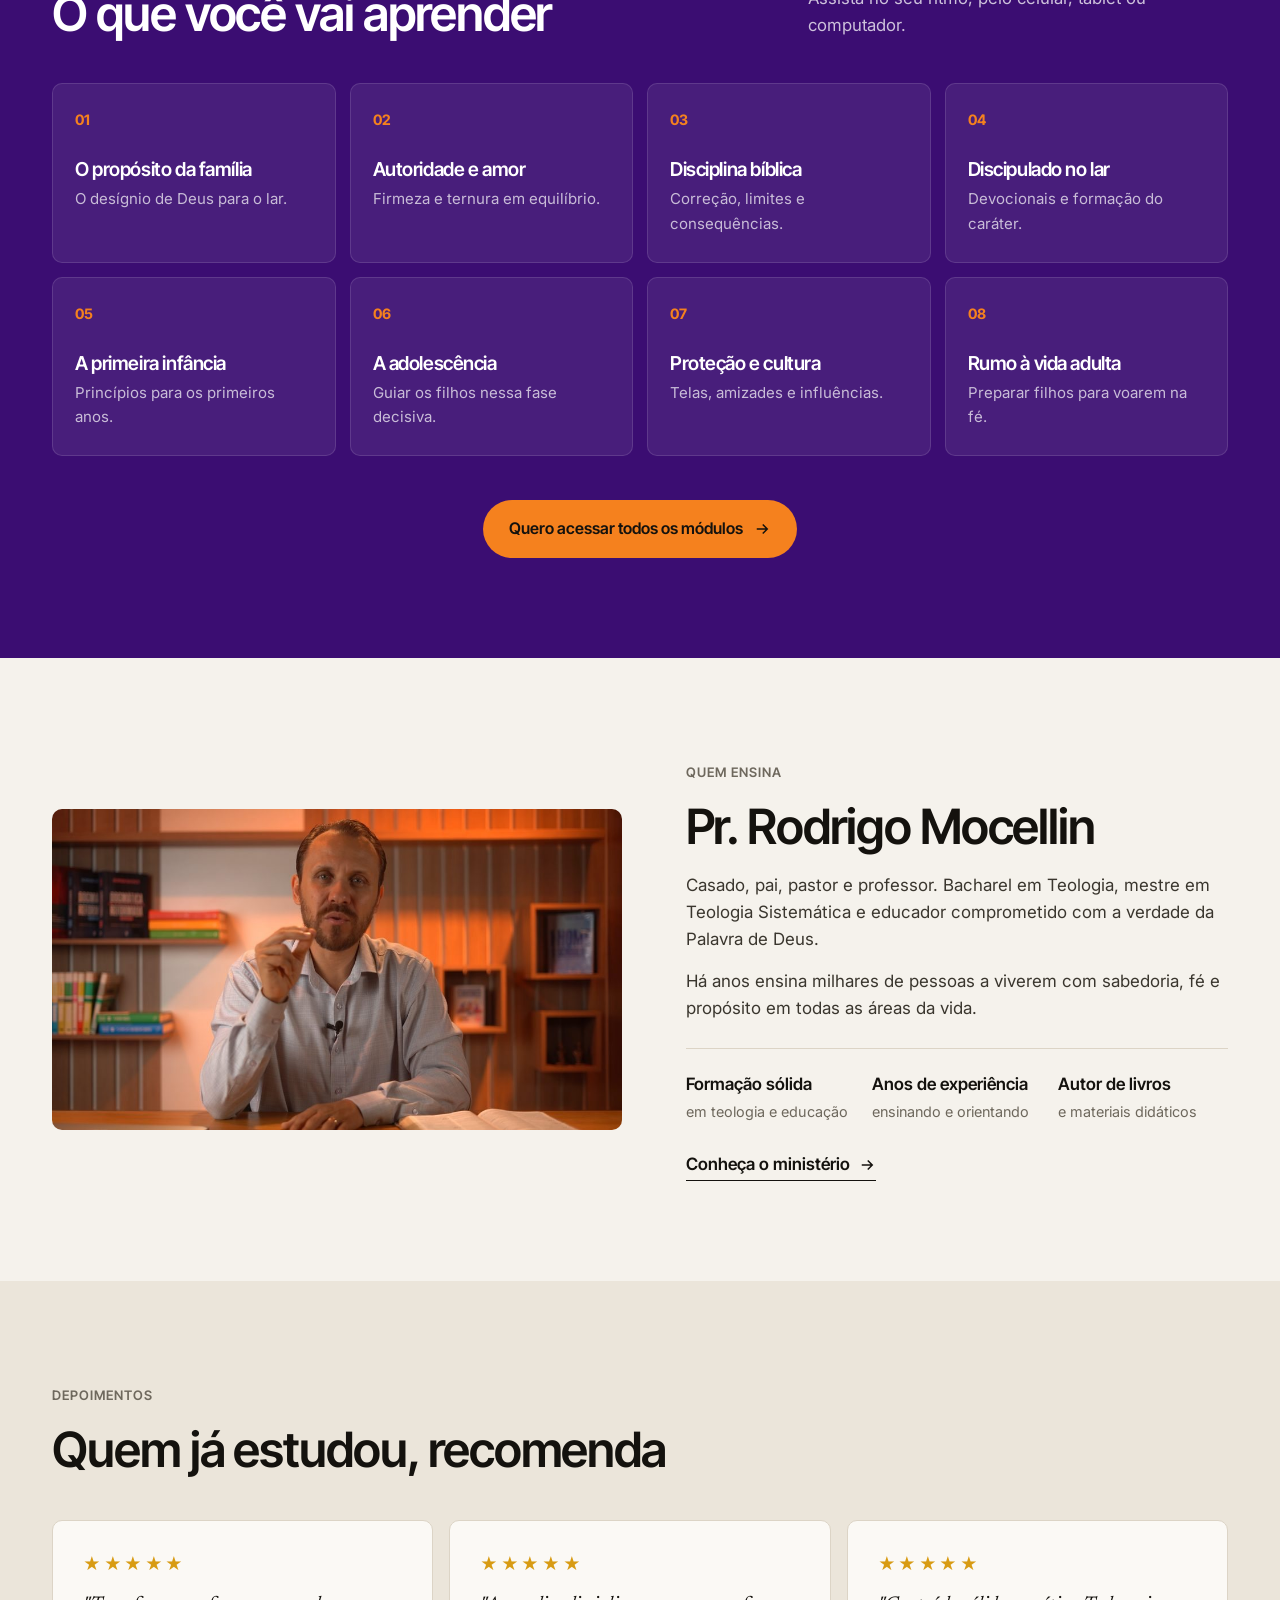
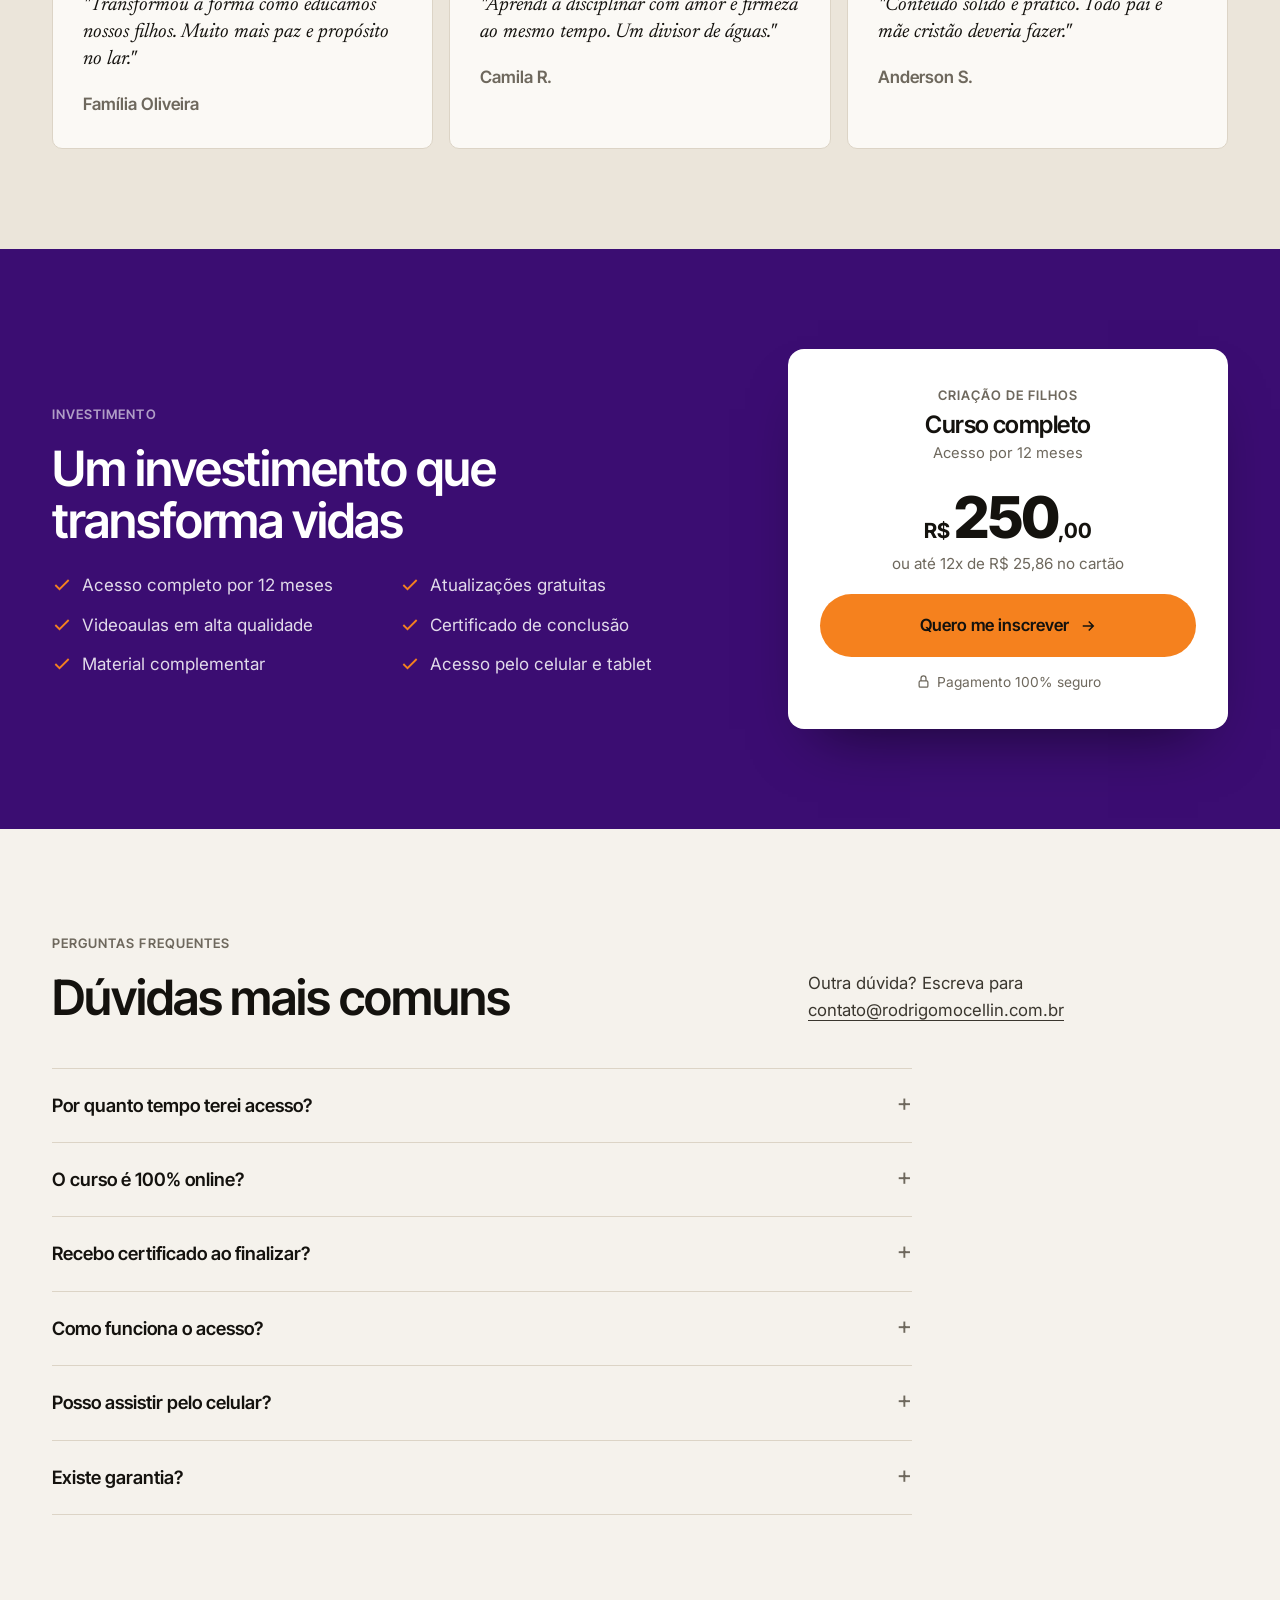
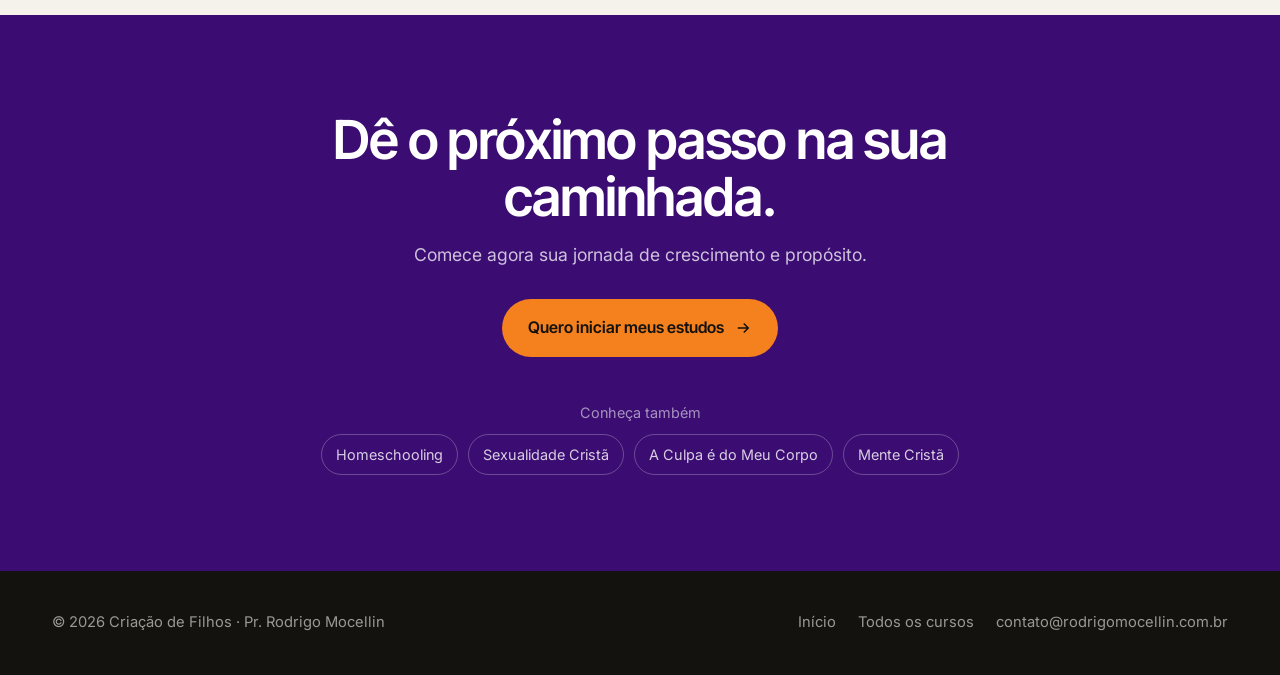
<file: criacaodefilhos/index.html>
<!DOCTYPE html>
<html lang="pt-BR">
<head>
<meta charset="UTF-8">
<meta name="viewport" content="width=device-width, initial-scale=1.0">
<title>Criação de Filhos: curso bíblico para pais | Pr. Rodrigo Mocellin</title>
<meta name="description" content="Princípios bíblicos para educar seus filhos com sabedoria, firmeza e graça: disciplina, discipulado no lar, infância e adolescência. Curso online com certificado.">
<link rel="canonical" href="https://prmocellin.com/criacaodefilhos/">
<meta name="robots" content="index, follow, max-image-preview:large">
<meta name="author" content="Pr. Rodrigo Mocellin">
<meta name="theme-color" content="#3B0D72">
<link rel="icon" href="/favicon.ico" sizes="48x48">
<link rel="icon" type="image/png" sizes="96x96" href="/favicon-96.png">
<link rel="icon" type="image/png" sizes="192x192" href="/icon-192.png">
<link rel="apple-touch-icon" href="/apple-touch-icon.png">
<link rel="manifest" href="/site.webmanifest">
<link rel="preload" as="image" href="/assets/img/curso-criacao.jpg" fetchpriority="high">
<meta property="og:type" content="website">
<meta property="og:locale" content="pt_BR">
<meta property="og:site_name" content="Pr. Rodrigo Mocellin">
<meta property="og:title" content="Criação de Filhos: curso bíblico para pais | Pr. Rodrigo Mocellin">
<meta property="og:description" content="Princípios bíblicos para educar seus filhos com sabedoria, firmeza e graça: disciplina, discipulado no lar, infância e adolescência. Curso online com certificado.">
<meta property="og:url" content="https://prmocellin.com/criacaodefilhos/">
<meta property="og:image" content="https://prmocellin.com/assets/img/curso-criacao.jpg">
<meta name="twitter:card" content="summary_large_image">
<link rel="preconnect" href="https://fonts.googleapis.com">
<link rel="preconnect" href="https://fonts.gstatic.com" crossorigin>
<link href="https://fonts.googleapis.com/css2?family=Inter+Tight:wght@500;600;700;800&family=Inter:wght@400;500;600&family=Newsreader:ital,opsz,wght@1,6..72,400;1,6..72,500&display=swap" rel="stylesheet">
<link rel="stylesheet" href="/assets/site.css">
<link rel="stylesheet" href="/assets/curso.css">
<style>:root{--c:#3B0D72;--accent:#F5811E;--accent-ink:#14120E}</style>
<script src="/black-friday.js"></script>
<script type="application/ld+json">
{
 "@context": "https://schema.org",
 "@graph": [
  {
   "@type": "Course",
   "@id": "https://prmocellin.com/criacaodefilhos/#curso",
   "name": "Criação de Filhos",
   "description": "Princípios bíblicos para educar seus filhos com sabedoria, firmeza e graça: disciplina, discipulado no lar, infância e adolescência. Curso online com certificado.",
   "url": "https://prmocellin.com/criacaodefilhos/",
   "inLanguage": "pt-BR",
   "image": "https://prmocellin.com/assets/img/curso-criacao.jpg",
   "provider": {
    "@type": "Person",
    "@id": "https://prmocellin.com/#pastor",
    "name": "Rodrigo Mocellin",
    "url": "https://prmocellin.com/"
   },
   "audience": {
    "@type": "Audience",
    "audienceType": "Para pais"
   },
   "teaches": [
    "Base bíblica",
    "Autoridade amorosa",
    "Disciplina sábia",
    "Discipulado no lar"
   ],
   "syllabusSections": [
    {
     "@type": "Syllabus",
     "name": "O propósito da família",
     "description": "O desígnio de Deus para o lar."
    },
    {
     "@type": "Syllabus",
     "name": "Autoridade e amor",
     "description": "Firmeza e ternura em equilíbrio."
    },
    {
     "@type": "Syllabus",
     "name": "Disciplina bíblica",
     "description": "Correção, limites e consequências."
    },
    {
     "@type": "Syllabus",
     "name": "Discipulado no lar",
     "description": "Devocionais e formação do caráter."
    },
    {
     "@type": "Syllabus",
     "name": "A primeira infância",
     "description": "Princípios para os primeiros anos."
    },
    {
     "@type": "Syllabus",
     "name": "A adolescência",
     "description": "Guiar os filhos nessa fase decisiva."
    },
    {
     "@type": "Syllabus",
     "name": "Proteção e cultura",
     "description": "Telas, amizades e influências."
    },
    {
     "@type": "Syllabus",
     "name": "Rumo à vida adulta",
     "description": "Preparar filhos para voarem na fé."
    }
   ],
   "hasCourseInstance": {
    "@type": "CourseInstance",
    "courseMode": "Online",
    "instructor": {
     "@type": "Person",
     "@id": "https://prmocellin.com/#pastor",
     "name": "Rodrigo Mocellin",
     "url": "https://prmocellin.com/"
    }
   },
   "offers": {
    "@type": "Offer",
    "category": "Paid",
    "price": "250.00",
    "priceCurrency": "BRL",
    "url": "https://prmocellin.com/criacaodefilhos/#inscrever",
    "availability": "https://schema.org/InStock"
   }
  },
  {
   "@type": "FAQPage",
   "mainEntity": [
    {
     "@type": "Question",
     "name": "Por quanto tempo terei acesso?",
     "acceptedAnswer": {
      "@type": "Answer",
      "text": "Você terá acesso ao conteúdo por 12 meses, podendo assistir quando e quantas vezes quiser."
     }
    },
    {
     "@type": "Question",
     "name": "O curso é 100% online?",
     "acceptedAnswer": {
      "@type": "Answer",
      "text": "Sim. Todo o conteúdo é em vídeo, acessível de qualquer lugar, no seu ritmo."
     }
    },
    {
     "@type": "Question",
     "name": "Recebo certificado ao finalizar?",
     "acceptedAnswer": {
      "@type": "Answer",
      "text": "Sim. Ao concluir todos os módulos você recebe um certificado de conclusão."
     }
    },
    {
     "@type": "Question",
     "name": "Como funciona o acesso?",
     "acceptedAnswer": {
      "@type": "Answer",
      "text": "Após a confirmação do pagamento, você recebe por e-mail os dados de acesso à área do aluno."
     }
    },
    {
     "@type": "Question",
     "name": "Posso assistir pelo celular?",
     "acceptedAnswer": {
      "@type": "Answer",
      "text": "Sim. A plataforma funciona em celular, tablet e computador."
     }
    },
    {
     "@type": "Question",
     "name": "Existe garantia?",
     "acceptedAnswer": {
      "@type": "Answer",
      "text": "Sim. Você tem 7 dias de garantia. Se não for para você, devolvemos 100% do valor."
     }
    }
   ]
  },
  {
   "@type": "BreadcrumbList",
   "itemListElement": [
    {
     "@type": "ListItem",
     "position": 1,
     "name": "Início",
     "item": "https://prmocellin.com/"
    },
    {
     "@type": "ListItem",
     "position": 2,
     "name": "Criação de Filhos",
     "item": "https://prmocellin.com/criacaodefilhos/"
    }
   ]
  }
 ]
}
</script>
</head>
<body>
<a class="skip" href="#inicio">Pular para o conteúdo</a>

<div class="bfbar bf-only" role="region" aria-label="Black Friday">
  <div class="wrap">
    <strong>Black Friday</strong>
    <span class="t2">Criação de Filhos de R$ 250 por R$ 165</span>
    <span class="bf-timer"><span class="l">Termina em</span><span class="cd"><span><b data-u="d">00</b><i>d</i></span><span><b data-u="h">00</b><i>h</i></span><span><b data-u="m">00</b><i>m</i></span><span><b data-u="s">00</b><i>s</i></span></span></span>
    <a href="#inscrever">Aproveitar</a>
  </div>
</div>

<header class="site-header">
  <div class="wrap nav">
    <a href="#inicio" class="brand"><img src="/assets/img/criacaodefilhos-logo.png" alt="Criação de Filhos"></a>
    <nav class="nav-links" id="nav" aria-label="Menu principal">
      <a href="#curso">O curso</a>
      <a href="#conteudo">Conteúdo</a>
      <a href="#professor">Professor</a>
      <a href="#duvidas">Dúvidas</a>
      <a href="/">Pr. Rodrigo Mocellin</a>
      <a href="#inscrever" class="btn btn-accent bf-off">Quero me inscrever</a>
      <a href="#inscrever" class="btn btn-gold bf-only">Black Friday -34%</a>
    </nav>
    <button class="menu-btn" id="menuBtn" aria-label="Abrir menu" aria-expanded="false"><svg viewBox="0 0 24 24" fill="none" stroke="currentColor" stroke-width="1.8"><path d="M4 8h16M4 16h16"/></svg></button>
  </div>
</header>

<main id="inicio">
<section class="lp-hero">
  <div class="lp-copy">
    <span class="label">Criação de Filhos · Curso online</span>
    <h1>Educando os filhos na admoestação do Senhor</h1>
    <p class="lead">Princípios bíblicos para educar seus filhos na disciplina e admoestação do Senhor, com sabedoria, firmeza e graça no dia a dia do lar.</p>
    <div class="lp-price">
      <div class="bf-off"><b>R$ 250,00</b><span>ou até 12x de R$ 25,86 no cartão</span></div>
      <div class="bf-only bfp"><span class="tag">Black Friday -34%</span><div><s>R$ 250,00</s><b>R$ 165,00</b></div><span>ou em até 12x no cartão</span></div>
    </div>
    <div class="lp-actions">
      <a href="#inscrever" class="btn btn-accent bf-off">Quero me inscrever <svg viewBox="0 0 24 24" fill="none" stroke="currentColor" stroke-width="2"><path d="M5 12h14M13 6l6 6-6 6"/></svg></a>
      <a href="#inscrever" class="btn btn-gold bf-only">Garantir o desconto <svg viewBox="0 0 24 24" fill="none" stroke="currentColor" stroke-width="2"><path d="M5 12h14M13 6l6 6-6 6"/></svg></a>
      <a href="#conteudo" class="btn btn-ghost">Ver o conteúdo</a>
    </div>
    <div class="lp-feats"><span><svg viewBox="0 0 24 24" fill="none" stroke="currentColor" stroke-width="1.8"><rect x="3" y="5" width="18" height="14" rx="2"/><path d="M10 9l5 3-5 3V9z"/></svg>Videoaulas</span><span><svg viewBox="0 0 24 24" fill="none" stroke="currentColor" stroke-width="1.8"><path d="M4 5h13v14H6a2 2 0 0 1-2-2V5zM17 7h3v12H6"/></svg>Material complementar</span><span><svg viewBox="0 0 24 24" fill="none" stroke="currentColor" stroke-width="1.8"><circle cx="12" cy="9" r="6"/><path d="M8 14l-1 7 5-3 5 3-1-7"/></svg>Certificado</span><span><svg viewBox="0 0 24 24" fill="none" stroke="currentColor" stroke-width="1.8"><circle cx="12" cy="12" r="9"/><path d="M12 7v5l3 2"/></svg>Acesso por 12 meses</span></div>
  </div>
  <div class="lp-photo"><img src="/assets/img/curso-criacao.jpg" width="1000" height="753" alt="" fetchpriority="high"></div>
</section>

<section class="bfs bf-only" aria-label="Black Friday">
  <div class="wrap">
    <div class="bfs-t">Black<br>Friday</div>
    <div class="bfs-p">De <s>R$ 250,00</s> por<b>R$ 165,00<em>-34%</em></b>ou em até 12x no cartão</div>
    <div class="bfs-r">
      <div class="bfx-clock bf-timer"><div class="l">A oferta termina em</div><div class="cd"><span><b data-u="d">00</b><i>dias</i></span><span><b data-u="h">00</b><i>horas</i></span><span><b data-u="m">00</b><i>min</i></span><span><b data-u="s">00</b><i>seg</i></span></div></div>
      <a data-bf-link="criacaodefilhos" href="https://sun.eduzz.com/1534500" target="_blank" rel="noopener" class="btn btn-gold">Garantir com desconto <svg viewBox="0 0 24 24" fill="none" stroke="currentColor" stroke-width="2"><path d="M5 12h14M13 6l6 6-6 6"/></svg></a>
    </div>
  </div>
</section>

<section class="sec" id="curso">
  <div class="wrap about-c">
    <div class="fade">
      <span class="label">Sobre o curso · Para pais</span>
      <h2>Eduque com sabedoria, firmeza e graça.</h2>
      <p>Criação de Filhos é uma formação para pais e mães que desejam educar segundo o coração de Deus. Une princípios bíblicos e aplicação prática para cada fase da vida dos filhos.</p>
    </div>
    <div class="points fade"><div class="point"><i>01</i><div><b>Base bíblica</b><span>Educação segundo as Escrituras</span></div></div><div class="point"><i>02</i><div><b>Autoridade amorosa</b><span>Firmeza sem autoritarismo</span></div></div><div class="point"><i>03</i><div><b>Disciplina sábia</b><span>Correção com propósito e graça</span></div></div><div class="point"><i>04</i><div><b>Discipulado no lar</b><span>Formar caráter e fé em casa</span></div></div></div>
  </div>
</section>

<section class="sec dark" id="conteudo">
  <div class="wrap">
    <div class="sec-head fade"><div><span class="label">Conteúdo do curso</span><h2>O que você vai aprender</h2></div><p>Assista no seu ritmo, pelo celular, tablet ou computador.</p></div>
    <div class="mods"><div class="mod fade"><i>01</i><h3>O propósito da família</h3><p>O desígnio de Deus para o lar.</p></div><div class="mod fade"><i>02</i><h3>Autoridade e amor</h3><p>Firmeza e ternura em equilíbrio.</p></div><div class="mod fade"><i>03</i><h3>Disciplina bíblica</h3><p>Correção, limites e consequências.</p></div><div class="mod fade"><i>04</i><h3>Discipulado no lar</h3><p>Devocionais e formação do caráter.</p></div><div class="mod fade"><i>05</i><h3>A primeira infância</h3><p>Princípios para os primeiros anos.</p></div><div class="mod fade"><i>06</i><h3>A adolescência</h3><p>Guiar os filhos nessa fase decisiva.</p></div><div class="mod fade"><i>07</i><h3>Proteção e cultura</h3><p>Telas, amizades e influências.</p></div><div class="mod fade"><i>08</i><h3>Rumo à vida adulta</h3><p>Preparar filhos para voarem na fé.</p></div></div>
    <div class="center-cta"><a href="#inscrever" class="btn btn-accent">Quero acessar todos os módulos <svg viewBox="0 0 24 24" fill="none" stroke="currentColor" stroke-width="2"><path d="M5 12h14M13 6l6 6-6 6"/></svg></a></div>
  </div>
</section>

<section class="sec" id="professor">
  <div class="wrap prof">
    <img class="fade" src="/assets/img/professor.jpg" width="1000" height="563" loading="lazy" alt="Pr. Rodrigo Mocellin">
    <div class="fade">
      <span class="label">Quem ensina</span>
      <h2>Pr. Rodrigo Mocellin</h2>
      <p>Casado, pai, pastor e professor. Bacharel em Teologia, mestre em Teologia Sistemática e educador comprometido com a verdade da Palavra de Deus.</p><p>Há anos ensina milhares de pessoas a viverem com sabedoria, fé e propósito em todas as áreas da vida.</p>
      <div class="prof-facts"><div><b>Formação sólida</b><span>em teologia e educação</span></div><div><b>Anos de experiência</b><span>ensinando e orientando</span></div><div><b>Autor de livros</b><span>e materiais didáticos</span></div></div>
      <a href="/" class="arrow-link">Conheça o ministério <svg viewBox="0 0 24 24" fill="none" stroke="currentColor" stroke-width="2"><path d="M5 12h14M13 6l6 6-6 6"/></svg></a>
    </div>
  </div>
</section>

<section class="sec" id="depoimentos" style="background:var(--paper-2)">
  <div class="wrap">
    <div class="sec-head fade"><div><span class="label">Depoimentos</span><h2>Quem já estudou, recomenda</h2></div></div>
    <div class="depos"><div class="depo fade"><div class="stars">★★★★★</div><p>&quot;Transformou a forma como educamos nossos filhos. Muito mais paz e propósito no lar.&quot;</p><cite>Família Oliveira</cite></div><div class="depo fade"><div class="stars">★★★★★</div><p>&quot;Aprendi a disciplinar com amor e firmeza ao mesmo tempo. Um divisor de águas.&quot;</p><cite>Camila R.</cite></div><div class="depo fade"><div class="stars">★★★★★</div><p>&quot;Conteúdo sólido e prático. Todo pai e mãe cristão deveria fazer.&quot;</p><cite>Anderson S.</cite></div></div>
  </div>
</section>

<section class="sec dark" id="inscrever">
  <div class="wrap invest">
    <div class="fade">
      <span class="label">Investimento</span>
      <h2>Um investimento que transforma vidas</h2>
      <div class="incl"><div><svg viewBox="0 0 24 24" fill="none" stroke="currentColor" stroke-width="2.2"><path d="M20 6L9 17l-5-5"/></svg><span>Acesso completo por 12 meses</span></div><div><svg viewBox="0 0 24 24" fill="none" stroke="currentColor" stroke-width="2.2"><path d="M20 6L9 17l-5-5"/></svg><span>Atualizações gratuitas</span></div><div><svg viewBox="0 0 24 24" fill="none" stroke="currentColor" stroke-width="2.2"><path d="M20 6L9 17l-5-5"/></svg><span>Videoaulas em alta qualidade</span></div><div><svg viewBox="0 0 24 24" fill="none" stroke="currentColor" stroke-width="2.2"><path d="M20 6L9 17l-5-5"/></svg><span>Certificado de conclusão</span></div><div><svg viewBox="0 0 24 24" fill="none" stroke="currentColor" stroke-width="2.2"><path d="M20 6L9 17l-5-5"/></svg><span>Material complementar</span></div><div><svg viewBox="0 0 24 24" fill="none" stroke="currentColor" stroke-width="2.2"><path d="M20 6L9 17l-5-5"/></svg><span>Acesso pelo celular e tablet</span></div></div>
    </div>
    <div class="pcard fade">
      <div class="lbl">Criação de Filhos</div>
      <h3>Curso completo</h3>
      <div class="acc">Acesso por 12 meses</div>
      <div class="bf-only"><span class="tag">Black Friday · 34% OFF</span><div class="de">De <s>R$ 250,00</s> por</div></div>
      <div class="now bf-off"><small>R$ </small>250<small>,00</small></div>
      <div class="x bf-off">ou até 12x de R$ 25,86 no cartão</div>
      <div class="now bf-only"><small>R$ </small>165<small>,00</small></div>
      <div class="x bf-only">ou em até 12x no cartão</div>
      <div class="bfx-clock bf-timer bf-only"><div class="l">Oferta termina em</div><div class="cd"><span><b data-u="d">00</b><i>dias</i></span><span><b data-u="h">00</b><i>horas</i></span><span><b data-u="m">00</b><i>min</i></span><span><b data-u="s">00</b><i>seg</i></span></div></div>
      <a data-bf-link="criacaodefilhos" href="https://sun.eduzz.com/1534500" target="_blank" rel="noopener" class="btn btn-accent">Quero me inscrever <svg viewBox="0 0 24 24" fill="none" stroke="currentColor" stroke-width="2"><path d="M5 12h14M13 6l6 6-6 6"/></svg></a>
      <div class="sec-note"><svg viewBox="0 0 24 24" fill="none" stroke="currentColor" stroke-width="2"><rect x="5" y="11" width="14" height="10" rx="2"/><path d="M8 11V7a4 4 0 0 1 8 0v4"/></svg> Pagamento 100% seguro</div>
    </div>
  </div>
</section>

<section class="sec" id="duvidas">
  <div class="wrap">
    <div class="sec-head fade"><div><span class="label">Perguntas frequentes</span><h2>Dúvidas mais comuns</h2></div><p>Outra dúvida? Escreva para <a href="mailto:contato@rodrigomocellin.com.br" style="border-bottom:1.5px solid currentColor">contato@rodrigomocellin.com.br</a></p></div>
    <div class="faq fade"><details><summary>Por quanto tempo terei acesso?</summary><p>Você terá acesso ao conteúdo por 12 meses, podendo assistir quando e quantas vezes quiser.</p></details><details><summary>O curso é 100% online?</summary><p>Sim. Todo o conteúdo é em vídeo, acessível de qualquer lugar, no seu ritmo.</p></details><details><summary>Recebo certificado ao finalizar?</summary><p>Sim. Ao concluir todos os módulos você recebe um certificado de conclusão.</p></details><details><summary>Como funciona o acesso?</summary><p>Após a confirmação do pagamento, você recebe por e-mail os dados de acesso à área do aluno.</p></details><details><summary>Posso assistir pelo celular?</summary><p>Sim. A plataforma funciona em celular, tablet e computador.</p></details><details><summary>Existe garantia?</summary><p>Sim. Você tem 7 dias de garantia. Se não for para você, devolvemos 100% do valor.</p></details></div>
  </div>
</section>

<section class="dark final">
  <div class="wrap fade">
    <h2>Dê o próximo passo na sua caminhada.</h2>
    <p class="bf-off">Comece agora sua jornada de crescimento e propósito.</p>
    <p class="bf-only bf-timer">O preço de Black Friday acaba em <span class="cd"><span><b data-u="d">00</b><i>d</i></span><span><b data-u="h">00</b><i>h</i></span><span><b data-u="m">00</b><i>m</i></span><span><b data-u="s">00</b><i>s</i></span></span></p>
    <a data-bf-link="criacaodefilhos" href="https://sun.eduzz.com/1534500" target="_blank" rel="noopener" class="btn btn-accent">Quero iniciar meus estudos <svg viewBox="0 0 24 24" fill="none" stroke="currentColor" stroke-width="2"><path d="M5 12h14M13 6l6 6-6 6"/></svg></a>
    <div class="more"><span style="width:100%;font-size:.9rem;color:rgba(255,255,255,.55)">Conheça também</span><a href="/homeschooling/">Homeschooling</a><a href="/sexualidadecrista/">Sexualidade Cristã</a><a href="/culpadomeucorpo/">A Culpa é do Meu Corpo</a><a href="/mentecrista/">Mente Cristã</a></div>
  </div>
</section>
</main>

<footer class="site-footer">
  <div class="wrap foot">
    <span>© 2026 Criação de Filhos · Pr. Rodrigo Mocellin</span>
    <nav><a href="/">Início</a><a href="/#cursos">Todos os cursos</a><a href="mailto:contato@rodrigomocellin.com.br">contato@rodrigomocellin.com.br</a></nav>
  </div>
</footer>
<script src="/assets/site.js"></script>
</body>
</html>
</file>
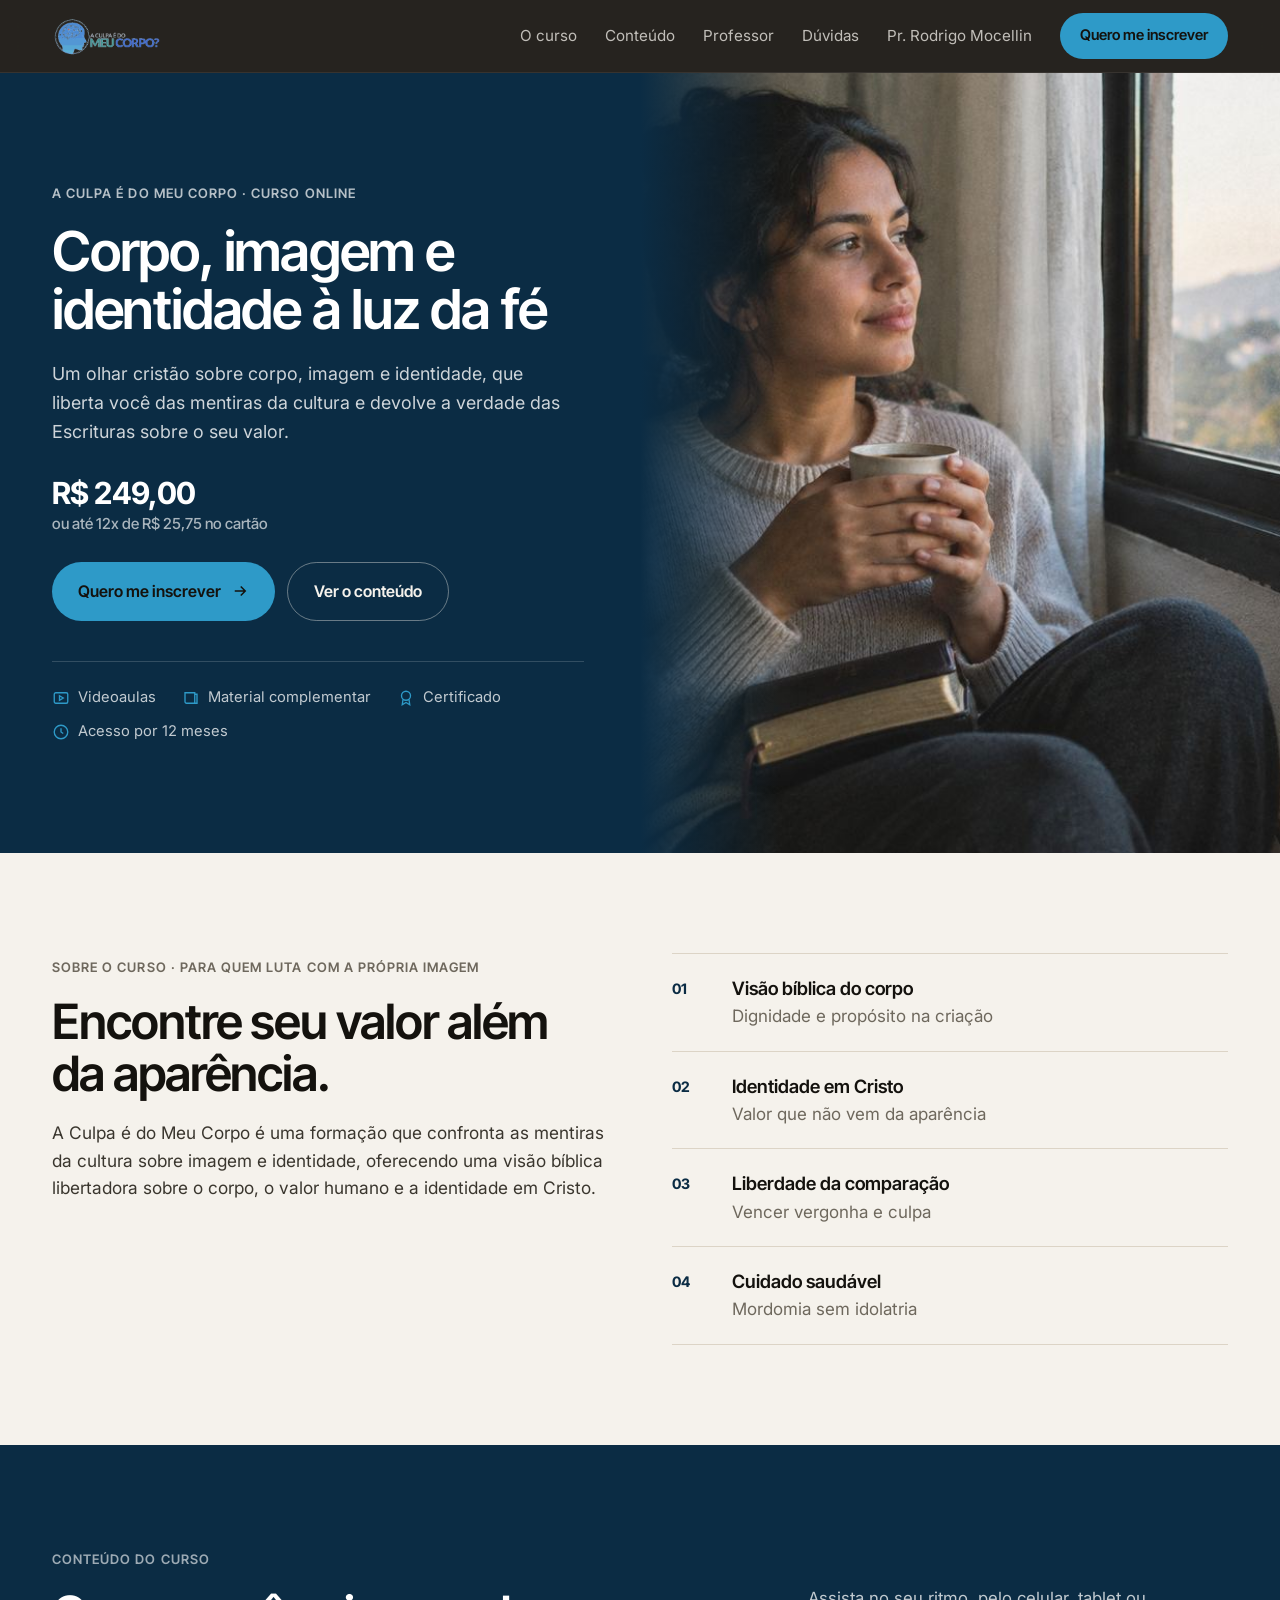
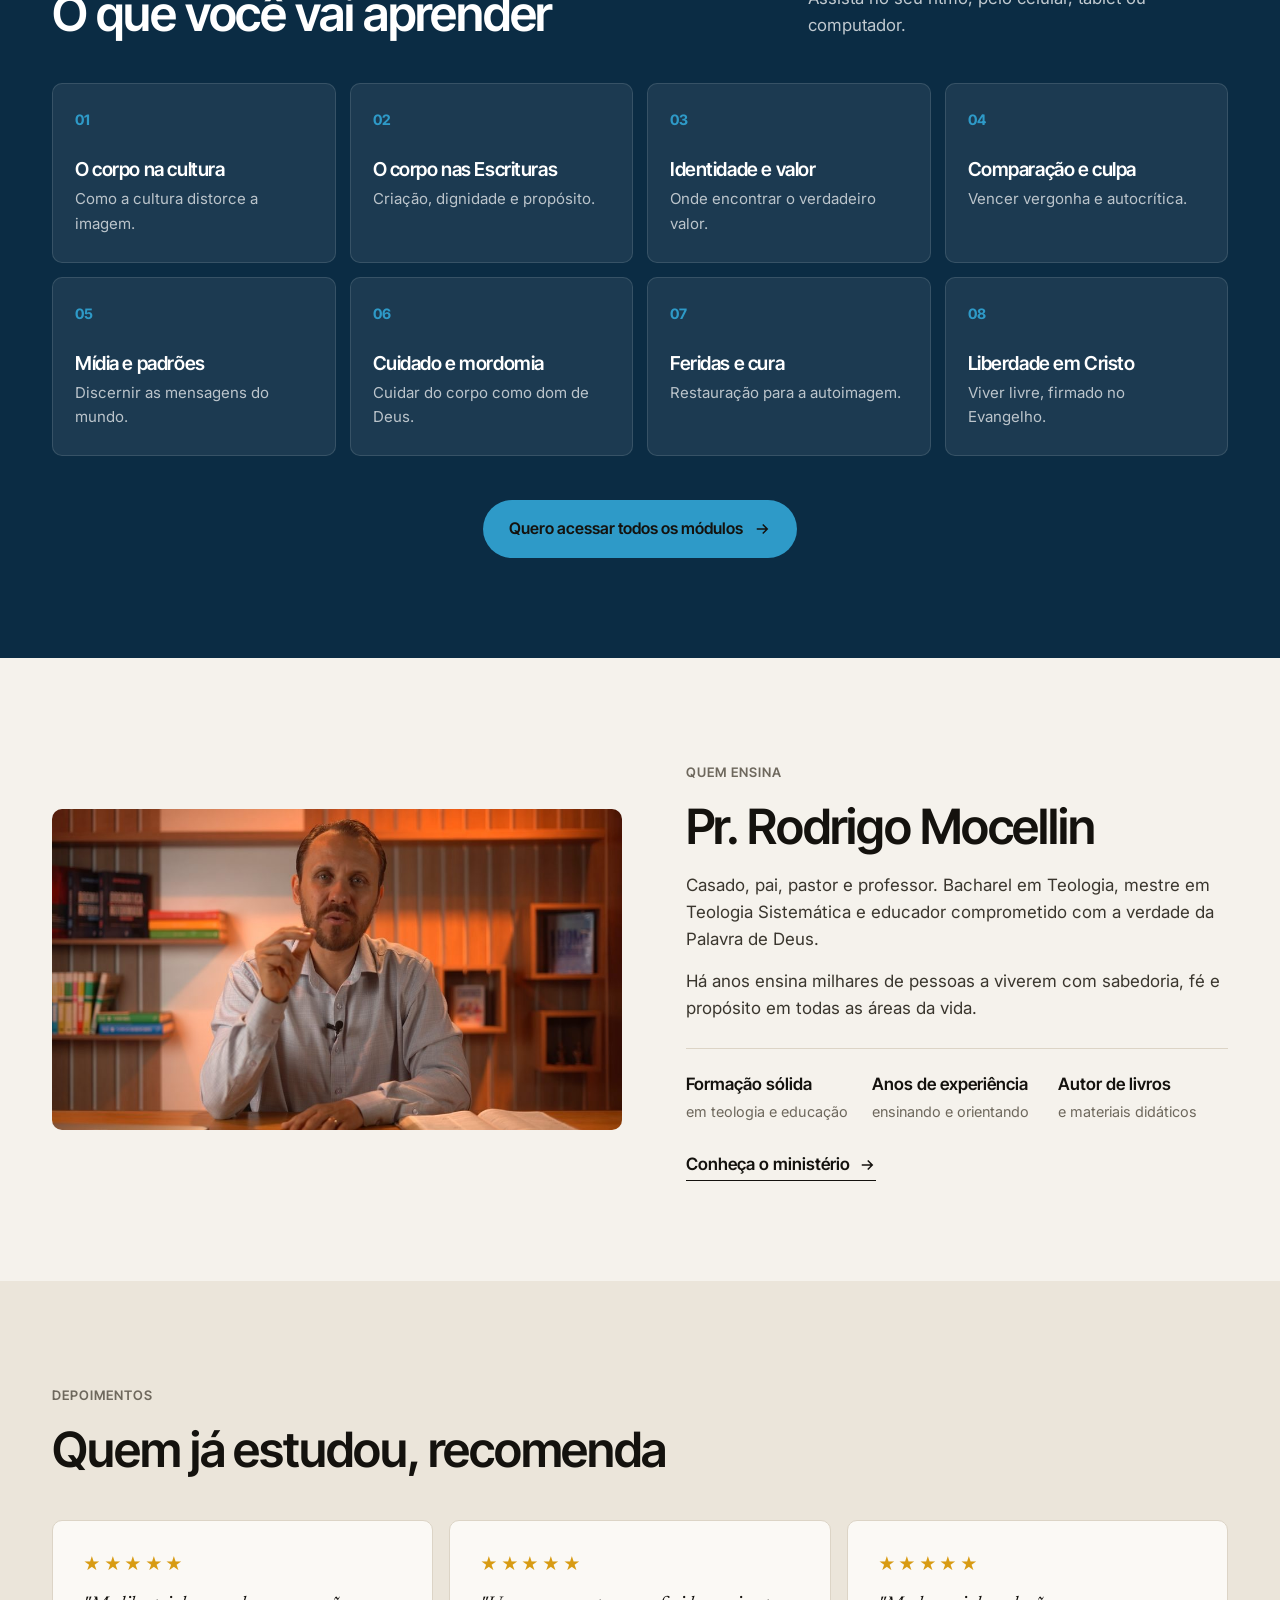
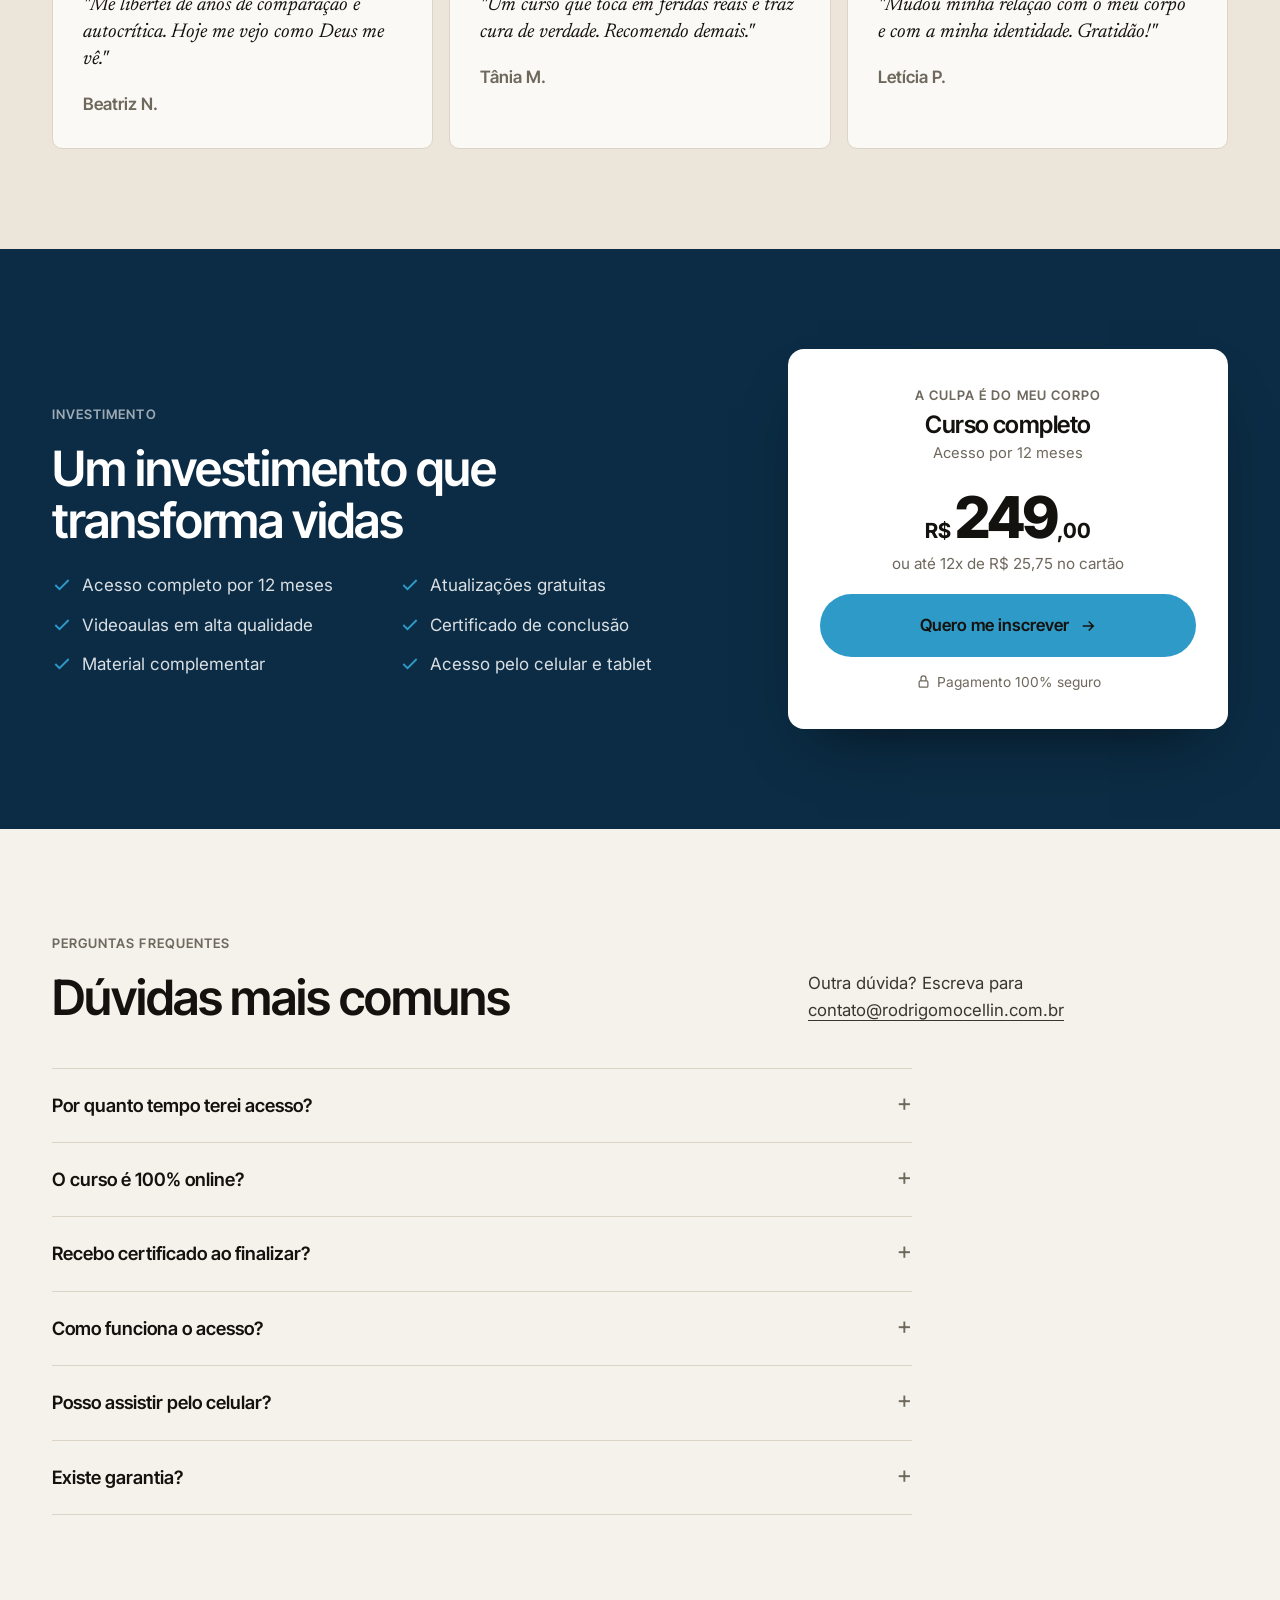
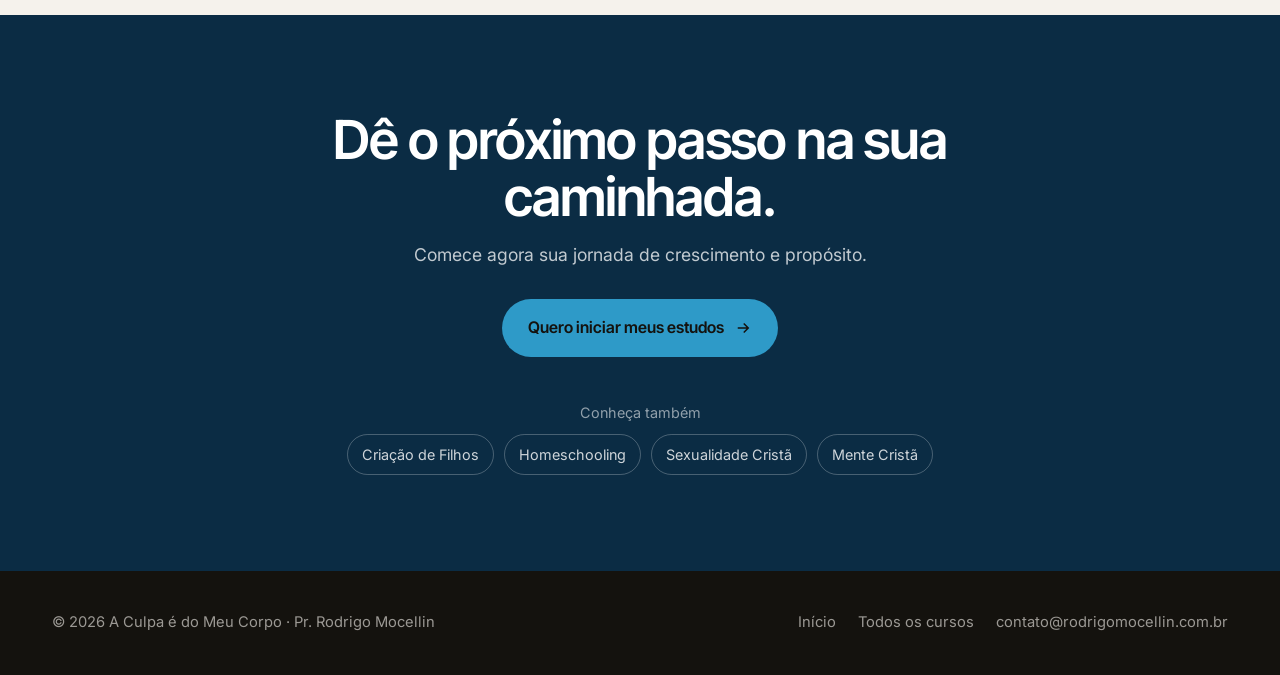
<file: culpadomeucorpo/index.html>
<!DOCTYPE html>
<html lang="pt-BR">
<head>
<meta charset="UTF-8">
<meta name="viewport" content="width=device-width, initial-scale=1.0">
<title>A Culpa é do Meu Corpo: curso cristão online | Pr. Mocellin</title>
<meta name="description" content="Um olhar cristão sobre corpo, imagem e identidade: vença a comparação e a culpa e descubra seu valor à luz das Escrituras. Curso online com certificado.">
<link rel="canonical" href="https://prmocellin.com/culpadomeucorpo/">
<meta name="robots" content="index, follow, max-image-preview:large">
<meta name="author" content="Pr. Rodrigo Mocellin">
<meta name="theme-color" content="#0B2C44">
<link rel="icon" href="/favicon.ico" sizes="48x48">
<link rel="icon" type="image/png" sizes="96x96" href="/favicon-96.png">
<link rel="icon" type="image/png" sizes="192x192" href="/icon-192.png">
<link rel="apple-touch-icon" href="/apple-touch-icon.png">
<link rel="manifest" href="/site.webmanifest">
<link rel="preload" as="image" href="/assets/img/curso-culpa.jpg" fetchpriority="high">
<meta property="og:type" content="website">
<meta property="og:locale" content="pt_BR">
<meta property="og:site_name" content="Pr. Rodrigo Mocellin">
<meta property="og:title" content="A Culpa é do Meu Corpo: curso cristão online | Pr. Mocellin">
<meta property="og:description" content="Um olhar cristão sobre corpo, imagem e identidade: vença a comparação e a culpa e descubra seu valor à luz das Escrituras. Curso online com certificado.">
<meta property="og:url" content="https://prmocellin.com/culpadomeucorpo/">
<meta property="og:image" content="https://prmocellin.com/assets/img/curso-culpa.jpg">
<meta name="twitter:card" content="summary_large_image">
<link rel="preconnect" href="https://fonts.googleapis.com">
<link rel="preconnect" href="https://fonts.gstatic.com" crossorigin>
<link href="https://fonts.googleapis.com/css2?family=Inter+Tight:wght@500;600;700;800&family=Inter:wght@400;500;600&family=Newsreader:ital,opsz,wght@1,6..72,400;1,6..72,500&display=swap" rel="stylesheet">
<link rel="stylesheet" href="/assets/site.css">
<link rel="stylesheet" href="/assets/curso.css">
<style>:root{--c:#0B2C44;--accent:#2E9AC8;--accent-ink:#14120E}</style>
<script src="/black-friday.js"></script>
<script type="application/ld+json">
{
 "@context": "https://schema.org",
 "@graph": [
  {
   "@type": "Course",
   "@id": "https://prmocellin.com/culpadomeucorpo/#curso",
   "name": "A Culpa é do Meu Corpo",
   "description": "Um olhar cristão sobre corpo, imagem e identidade: vença a comparação e a culpa e descubra seu valor à luz das Escrituras. Curso online com certificado.",
   "url": "https://prmocellin.com/culpadomeucorpo/",
   "inLanguage": "pt-BR",
   "image": "https://prmocellin.com/assets/img/curso-culpa.jpg",
   "provider": {
    "@type": "Person",
    "@id": "https://prmocellin.com/#pastor",
    "name": "Rodrigo Mocellin",
    "url": "https://prmocellin.com/"
   },
   "audience": {
    "@type": "Audience",
    "audienceType": "Para quem luta com a própria imagem"
   },
   "teaches": [
    "Visão bíblica do corpo",
    "Identidade em Cristo",
    "Liberdade da comparação",
    "Cuidado saudável"
   ],
   "syllabusSections": [
    {
     "@type": "Syllabus",
     "name": "O corpo na cultura",
     "description": "Como a cultura distorce a imagem."
    },
    {
     "@type": "Syllabus",
     "name": "O corpo nas Escrituras",
     "description": "Criação, dignidade e propósito."
    },
    {
     "@type": "Syllabus",
     "name": "Identidade e valor",
     "description": "Onde encontrar o verdadeiro valor."
    },
    {
     "@type": "Syllabus",
     "name": "Comparação e culpa",
     "description": "Vencer vergonha e autocrítica."
    },
    {
     "@type": "Syllabus",
     "name": "Mídia e padrões",
     "description": "Discernir as mensagens do mundo."
    },
    {
     "@type": "Syllabus",
     "name": "Cuidado e mordomia",
     "description": "Cuidar do corpo como dom de Deus."
    },
    {
     "@type": "Syllabus",
     "name": "Feridas e cura",
     "description": "Restauração para a autoimagem."
    },
    {
     "@type": "Syllabus",
     "name": "Liberdade em Cristo",
     "description": "Viver livre, firmado no Evangelho."
    }
   ],
   "hasCourseInstance": {
    "@type": "CourseInstance",
    "courseMode": "Online",
    "instructor": {
     "@type": "Person",
     "@id": "https://prmocellin.com/#pastor",
     "name": "Rodrigo Mocellin",
     "url": "https://prmocellin.com/"
    }
   },
   "offers": {
    "@type": "Offer",
    "category": "Paid",
    "price": "249.00",
    "priceCurrency": "BRL",
    "url": "https://prmocellin.com/culpadomeucorpo/#inscrever",
    "availability": "https://schema.org/InStock"
   }
  },
  {
   "@type": "FAQPage",
   "mainEntity": [
    {
     "@type": "Question",
     "name": "Por quanto tempo terei acesso?",
     "acceptedAnswer": {
      "@type": "Answer",
      "text": "Você terá acesso ao conteúdo por 12 meses, podendo assistir quando e quantas vezes quiser."
     }
    },
    {
     "@type": "Question",
     "name": "O curso é 100% online?",
     "acceptedAnswer": {
      "@type": "Answer",
      "text": "Sim. Todo o conteúdo é em vídeo, acessível de qualquer lugar, no seu ritmo."
     }
    },
    {
     "@type": "Question",
     "name": "Recebo certificado ao finalizar?",
     "acceptedAnswer": {
      "@type": "Answer",
      "text": "Sim. Ao concluir todos os módulos você recebe um certificado de conclusão."
     }
    },
    {
     "@type": "Question",
     "name": "Como funciona o acesso?",
     "acceptedAnswer": {
      "@type": "Answer",
      "text": "Após a confirmação do pagamento, você recebe por e-mail os dados de acesso à área do aluno."
     }
    },
    {
     "@type": "Question",
     "name": "Posso assistir pelo celular?",
     "acceptedAnswer": {
      "@type": "Answer",
      "text": "Sim. A plataforma funciona em celular, tablet e computador."
     }
    },
    {
     "@type": "Question",
     "name": "Existe garantia?",
     "acceptedAnswer": {
      "@type": "Answer",
      "text": "Sim. Você tem 7 dias de garantia. Se não for para você, devolvemos 100% do valor."
     }
    }
   ]
  },
  {
   "@type": "BreadcrumbList",
   "itemListElement": [
    {
     "@type": "ListItem",
     "position": 1,
     "name": "Início",
     "item": "https://prmocellin.com/"
    },
    {
     "@type": "ListItem",
     "position": 2,
     "name": "A Culpa é do Meu Corpo",
     "item": "https://prmocellin.com/culpadomeucorpo/"
    }
   ]
  }
 ]
}
</script>
</head>
<body>
<a class="skip" href="#inicio">Pular para o conteúdo</a>

<div class="bfbar bf-only" role="region" aria-label="Black Friday">
  <div class="wrap">
    <strong>Black Friday</strong>
    <span class="t2">A Culpa é do Meu Corpo de R$ 249 por R$ 165</span>
    <span class="bf-timer"><span class="l">Termina em</span><span class="cd"><span><b data-u="d">00</b><i>d</i></span><span><b data-u="h">00</b><i>h</i></span><span><b data-u="m">00</b><i>m</i></span><span><b data-u="s">00</b><i>s</i></span></span></span>
    <a href="#inscrever">Aproveitar</a>
  </div>
</div>

<header class="site-header">
  <div class="wrap nav">
    <a href="#inicio" class="brand"><img src="/assets/img/culpadomeucorpo-logo.png" alt="A Culpa é do Meu Corpo"></a>
    <nav class="nav-links" id="nav" aria-label="Menu principal">
      <a href="#curso">O curso</a>
      <a href="#conteudo">Conteúdo</a>
      <a href="#professor">Professor</a>
      <a href="#duvidas">Dúvidas</a>
      <a href="/">Pr. Rodrigo Mocellin</a>
      <a href="#inscrever" class="btn btn-accent bf-off">Quero me inscrever</a>
      <a href="#inscrever" class="btn btn-gold bf-only">Black Friday -33%</a>
    </nav>
    <button class="menu-btn" id="menuBtn" aria-label="Abrir menu" aria-expanded="false"><svg viewBox="0 0 24 24" fill="none" stroke="currentColor" stroke-width="1.8"><path d="M4 8h16M4 16h16"/></svg></button>
  </div>
</header>

<main id="inicio">
<section class="lp-hero">
  <div class="lp-copy">
    <span class="label">A Culpa é do Meu Corpo · Curso online</span>
    <h1>Corpo, imagem e identidade à luz da fé</h1>
    <p class="lead">Um olhar cristão sobre corpo, imagem e identidade, que liberta você das mentiras da cultura e devolve a verdade das Escrituras sobre o seu valor.</p>
    <div class="lp-price">
      <div class="bf-off"><b>R$ 249,00</b><span>ou até 12x de R$ 25,75 no cartão</span></div>
      <div class="bf-only bfp"><span class="tag">Black Friday -33%</span><div><s>R$ 249,00</s><b>R$ 165,00</b></div><span>ou em até 12x no cartão</span></div>
    </div>
    <div class="lp-actions">
      <a href="#inscrever" class="btn btn-accent bf-off">Quero me inscrever <svg viewBox="0 0 24 24" fill="none" stroke="currentColor" stroke-width="2"><path d="M5 12h14M13 6l6 6-6 6"/></svg></a>
      <a href="#inscrever" class="btn btn-gold bf-only">Garantir o desconto <svg viewBox="0 0 24 24" fill="none" stroke="currentColor" stroke-width="2"><path d="M5 12h14M13 6l6 6-6 6"/></svg></a>
      <a href="#conteudo" class="btn btn-ghost">Ver o conteúdo</a>
    </div>
    <div class="lp-feats"><span><svg viewBox="0 0 24 24" fill="none" stroke="currentColor" stroke-width="1.8"><rect x="3" y="5" width="18" height="14" rx="2"/><path d="M10 9l5 3-5 3V9z"/></svg>Videoaulas</span><span><svg viewBox="0 0 24 24" fill="none" stroke="currentColor" stroke-width="1.8"><path d="M4 5h13v14H6a2 2 0 0 1-2-2V5zM17 7h3v12H6"/></svg>Material complementar</span><span><svg viewBox="0 0 24 24" fill="none" stroke="currentColor" stroke-width="1.8"><circle cx="12" cy="9" r="6"/><path d="M8 14l-1 7 5-3 5 3-1-7"/></svg>Certificado</span><span><svg viewBox="0 0 24 24" fill="none" stroke="currentColor" stroke-width="1.8"><circle cx="12" cy="12" r="9"/><path d="M12 7v5l3 2"/></svg>Acesso por 12 meses</span></div>
  </div>
  <div class="lp-photo"><img src="/assets/img/curso-culpa.jpg" width="1000" height="753" alt="" fetchpriority="high"></div>
</section>

<section class="bfs bf-only" aria-label="Black Friday">
  <div class="wrap">
    <div class="bfs-t">Black<br>Friday</div>
    <div class="bfs-p">De <s>R$ 249,00</s> por<b>R$ 165,00<em>-33%</em></b>ou em até 12x no cartão</div>
    <div class="bfs-r">
      <div class="bfx-clock bf-timer"><div class="l">A oferta termina em</div><div class="cd"><span><b data-u="d">00</b><i>dias</i></span><span><b data-u="h">00</b><i>horas</i></span><span><b data-u="m">00</b><i>min</i></span><span><b data-u="s">00</b><i>seg</i></span></div></div>
      <a data-bf-link="culpadomeucorpo" href="https://sun.eduzz.com/1668726" target="_blank" rel="noopener" class="btn btn-gold">Garantir com desconto <svg viewBox="0 0 24 24" fill="none" stroke="currentColor" stroke-width="2"><path d="M5 12h14M13 6l6 6-6 6"/></svg></a>
    </div>
  </div>
</section>

<section class="sec" id="curso">
  <div class="wrap about-c">
    <div class="fade">
      <span class="label">Sobre o curso · Para quem luta com a própria imagem</span>
      <h2>Encontre seu valor além da aparência.</h2>
      <p>A Culpa é do Meu Corpo é uma formação que confronta as mentiras da cultura sobre imagem e identidade, oferecendo uma visão bíblica libertadora sobre o corpo, o valor humano e a identidade em Cristo.</p>
    </div>
    <div class="points fade"><div class="point"><i>01</i><div><b>Visão bíblica do corpo</b><span>Dignidade e propósito na criação</span></div></div><div class="point"><i>02</i><div><b>Identidade em Cristo</b><span>Valor que não vem da aparência</span></div></div><div class="point"><i>03</i><div><b>Liberdade da comparação</b><span>Vencer vergonha e culpa</span></div></div><div class="point"><i>04</i><div><b>Cuidado saudável</b><span>Mordomia sem idolatria</span></div></div></div>
  </div>
</section>

<section class="sec dark" id="conteudo">
  <div class="wrap">
    <div class="sec-head fade"><div><span class="label">Conteúdo do curso</span><h2>O que você vai aprender</h2></div><p>Assista no seu ritmo, pelo celular, tablet ou computador.</p></div>
    <div class="mods"><div class="mod fade"><i>01</i><h3>O corpo na cultura</h3><p>Como a cultura distorce a imagem.</p></div><div class="mod fade"><i>02</i><h3>O corpo nas Escrituras</h3><p>Criação, dignidade e propósito.</p></div><div class="mod fade"><i>03</i><h3>Identidade e valor</h3><p>Onde encontrar o verdadeiro valor.</p></div><div class="mod fade"><i>04</i><h3>Comparação e culpa</h3><p>Vencer vergonha e autocrítica.</p></div><div class="mod fade"><i>05</i><h3>Mídia e padrões</h3><p>Discernir as mensagens do mundo.</p></div><div class="mod fade"><i>06</i><h3>Cuidado e mordomia</h3><p>Cuidar do corpo como dom de Deus.</p></div><div class="mod fade"><i>07</i><h3>Feridas e cura</h3><p>Restauração para a autoimagem.</p></div><div class="mod fade"><i>08</i><h3>Liberdade em Cristo</h3><p>Viver livre, firmado no Evangelho.</p></div></div>
    <div class="center-cta"><a href="#inscrever" class="btn btn-accent">Quero acessar todos os módulos <svg viewBox="0 0 24 24" fill="none" stroke="currentColor" stroke-width="2"><path d="M5 12h14M13 6l6 6-6 6"/></svg></a></div>
  </div>
</section>

<section class="sec" id="professor">
  <div class="wrap prof">
    <img class="fade" src="/assets/img/professor.jpg" width="1000" height="563" loading="lazy" alt="Pr. Rodrigo Mocellin">
    <div class="fade">
      <span class="label">Quem ensina</span>
      <h2>Pr. Rodrigo Mocellin</h2>
      <p>Casado, pai, pastor e professor. Bacharel em Teologia, mestre em Teologia Sistemática e educador comprometido com a verdade da Palavra de Deus.</p><p>Há anos ensina milhares de pessoas a viverem com sabedoria, fé e propósito em todas as áreas da vida.</p>
      <div class="prof-facts"><div><b>Formação sólida</b><span>em teologia e educação</span></div><div><b>Anos de experiência</b><span>ensinando e orientando</span></div><div><b>Autor de livros</b><span>e materiais didáticos</span></div></div>
      <a href="/" class="arrow-link">Conheça o ministério <svg viewBox="0 0 24 24" fill="none" stroke="currentColor" stroke-width="2"><path d="M5 12h14M13 6l6 6-6 6"/></svg></a>
    </div>
  </div>
</section>

<section class="sec" id="depoimentos" style="background:var(--paper-2)">
  <div class="wrap">
    <div class="sec-head fade"><div><span class="label">Depoimentos</span><h2>Quem já estudou, recomenda</h2></div></div>
    <div class="depos"><div class="depo fade"><div class="stars">★★★★★</div><p>&quot;Me libertei de anos de comparação e autocrítica. Hoje me vejo como Deus me vê.&quot;</p><cite>Beatriz N.</cite></div><div class="depo fade"><div class="stars">★★★★★</div><p>&quot;Um curso que toca em feridas reais e traz cura de verdade. Recomendo demais.&quot;</p><cite>Tânia M.</cite></div><div class="depo fade"><div class="stars">★★★★★</div><p>&quot;Mudou minha relação com o meu corpo e com a minha identidade. Gratidão!&quot;</p><cite>Letícia P.</cite></div></div>
  </div>
</section>

<section class="sec dark" id="inscrever">
  <div class="wrap invest">
    <div class="fade">
      <span class="label">Investimento</span>
      <h2>Um investimento que transforma vidas</h2>
      <div class="incl"><div><svg viewBox="0 0 24 24" fill="none" stroke="currentColor" stroke-width="2.2"><path d="M20 6L9 17l-5-5"/></svg><span>Acesso completo por 12 meses</span></div><div><svg viewBox="0 0 24 24" fill="none" stroke="currentColor" stroke-width="2.2"><path d="M20 6L9 17l-5-5"/></svg><span>Atualizações gratuitas</span></div><div><svg viewBox="0 0 24 24" fill="none" stroke="currentColor" stroke-width="2.2"><path d="M20 6L9 17l-5-5"/></svg><span>Videoaulas em alta qualidade</span></div><div><svg viewBox="0 0 24 24" fill="none" stroke="currentColor" stroke-width="2.2"><path d="M20 6L9 17l-5-5"/></svg><span>Certificado de conclusão</span></div><div><svg viewBox="0 0 24 24" fill="none" stroke="currentColor" stroke-width="2.2"><path d="M20 6L9 17l-5-5"/></svg><span>Material complementar</span></div><div><svg viewBox="0 0 24 24" fill="none" stroke="currentColor" stroke-width="2.2"><path d="M20 6L9 17l-5-5"/></svg><span>Acesso pelo celular e tablet</span></div></div>
    </div>
    <div class="pcard fade">
      <div class="lbl">A Culpa é do Meu Corpo</div>
      <h3>Curso completo</h3>
      <div class="acc">Acesso por 12 meses</div>
      <div class="bf-only"><span class="tag">Black Friday · 33% OFF</span><div class="de">De <s>R$ 249,00</s> por</div></div>
      <div class="now bf-off"><small>R$ </small>249<small>,00</small></div>
      <div class="x bf-off">ou até 12x de R$ 25,75 no cartão</div>
      <div class="now bf-only"><small>R$ </small>165<small>,00</small></div>
      <div class="x bf-only">ou em até 12x no cartão</div>
      <div class="bfx-clock bf-timer bf-only"><div class="l">Oferta termina em</div><div class="cd"><span><b data-u="d">00</b><i>dias</i></span><span><b data-u="h">00</b><i>horas</i></span><span><b data-u="m">00</b><i>min</i></span><span><b data-u="s">00</b><i>seg</i></span></div></div>
      <a data-bf-link="culpadomeucorpo" href="https://sun.eduzz.com/1668726" target="_blank" rel="noopener" class="btn btn-accent">Quero me inscrever <svg viewBox="0 0 24 24" fill="none" stroke="currentColor" stroke-width="2"><path d="M5 12h14M13 6l6 6-6 6"/></svg></a>
      <div class="sec-note"><svg viewBox="0 0 24 24" fill="none" stroke="currentColor" stroke-width="2"><rect x="5" y="11" width="14" height="10" rx="2"/><path d="M8 11V7a4 4 0 0 1 8 0v4"/></svg> Pagamento 100% seguro</div>
    </div>
  </div>
</section>

<section class="sec" id="duvidas">
  <div class="wrap">
    <div class="sec-head fade"><div><span class="label">Perguntas frequentes</span><h2>Dúvidas mais comuns</h2></div><p>Outra dúvida? Escreva para <a href="mailto:contato@rodrigomocellin.com.br" style="border-bottom:1.5px solid currentColor">contato@rodrigomocellin.com.br</a></p></div>
    <div class="faq fade"><details><summary>Por quanto tempo terei acesso?</summary><p>Você terá acesso ao conteúdo por 12 meses, podendo assistir quando e quantas vezes quiser.</p></details><details><summary>O curso é 100% online?</summary><p>Sim. Todo o conteúdo é em vídeo, acessível de qualquer lugar, no seu ritmo.</p></details><details><summary>Recebo certificado ao finalizar?</summary><p>Sim. Ao concluir todos os módulos você recebe um certificado de conclusão.</p></details><details><summary>Como funciona o acesso?</summary><p>Após a confirmação do pagamento, você recebe por e-mail os dados de acesso à área do aluno.</p></details><details><summary>Posso assistir pelo celular?</summary><p>Sim. A plataforma funciona em celular, tablet e computador.</p></details><details><summary>Existe garantia?</summary><p>Sim. Você tem 7 dias de garantia. Se não for para você, devolvemos 100% do valor.</p></details></div>
  </div>
</section>

<section class="dark final">
  <div class="wrap fade">
    <h2>Dê o próximo passo na sua caminhada.</h2>
    <p class="bf-off">Comece agora sua jornada de crescimento e propósito.</p>
    <p class="bf-only bf-timer">O preço de Black Friday acaba em <span class="cd"><span><b data-u="d">00</b><i>d</i></span><span><b data-u="h">00</b><i>h</i></span><span><b data-u="m">00</b><i>m</i></span><span><b data-u="s">00</b><i>s</i></span></span></p>
    <a data-bf-link="culpadomeucorpo" href="https://sun.eduzz.com/1668726" target="_blank" rel="noopener" class="btn btn-accent">Quero iniciar meus estudos <svg viewBox="0 0 24 24" fill="none" stroke="currentColor" stroke-width="2"><path d="M5 12h14M13 6l6 6-6 6"/></svg></a>
    <div class="more"><span style="width:100%;font-size:.9rem;color:rgba(255,255,255,.55)">Conheça também</span><a href="/criacaodefilhos/">Criação de Filhos</a><a href="/homeschooling/">Homeschooling</a><a href="/sexualidadecrista/">Sexualidade Cristã</a><a href="/mentecrista/">Mente Cristã</a></div>
  </div>
</section>
</main>

<footer class="site-footer">
  <div class="wrap foot">
    <span>© 2026 A Culpa é do Meu Corpo · Pr. Rodrigo Mocellin</span>
    <nav><a href="/">Início</a><a href="/#cursos">Todos os cursos</a><a href="mailto:contato@rodrigomocellin.com.br">contato@rodrigomocellin.com.br</a></nav>
  </div>
</footer>
<script src="/assets/site.js"></script>
</body>
</html>
</file>
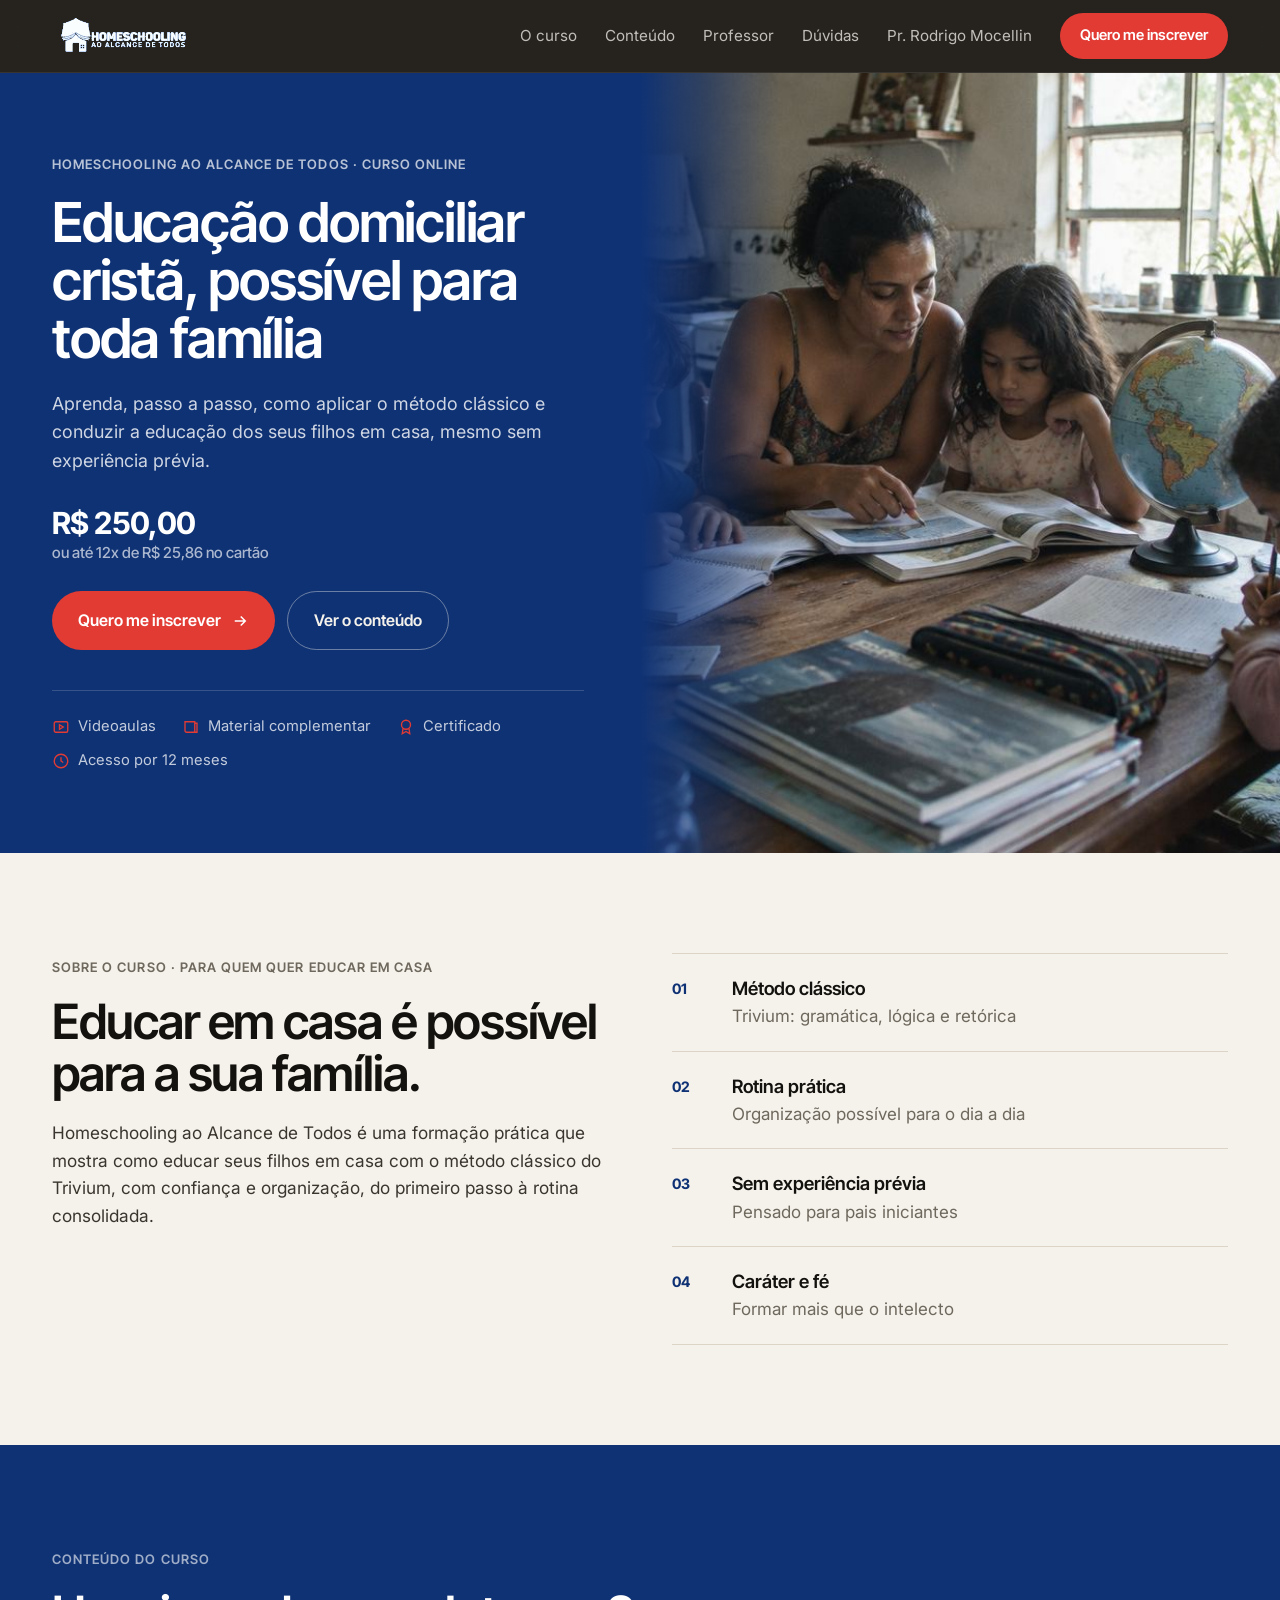
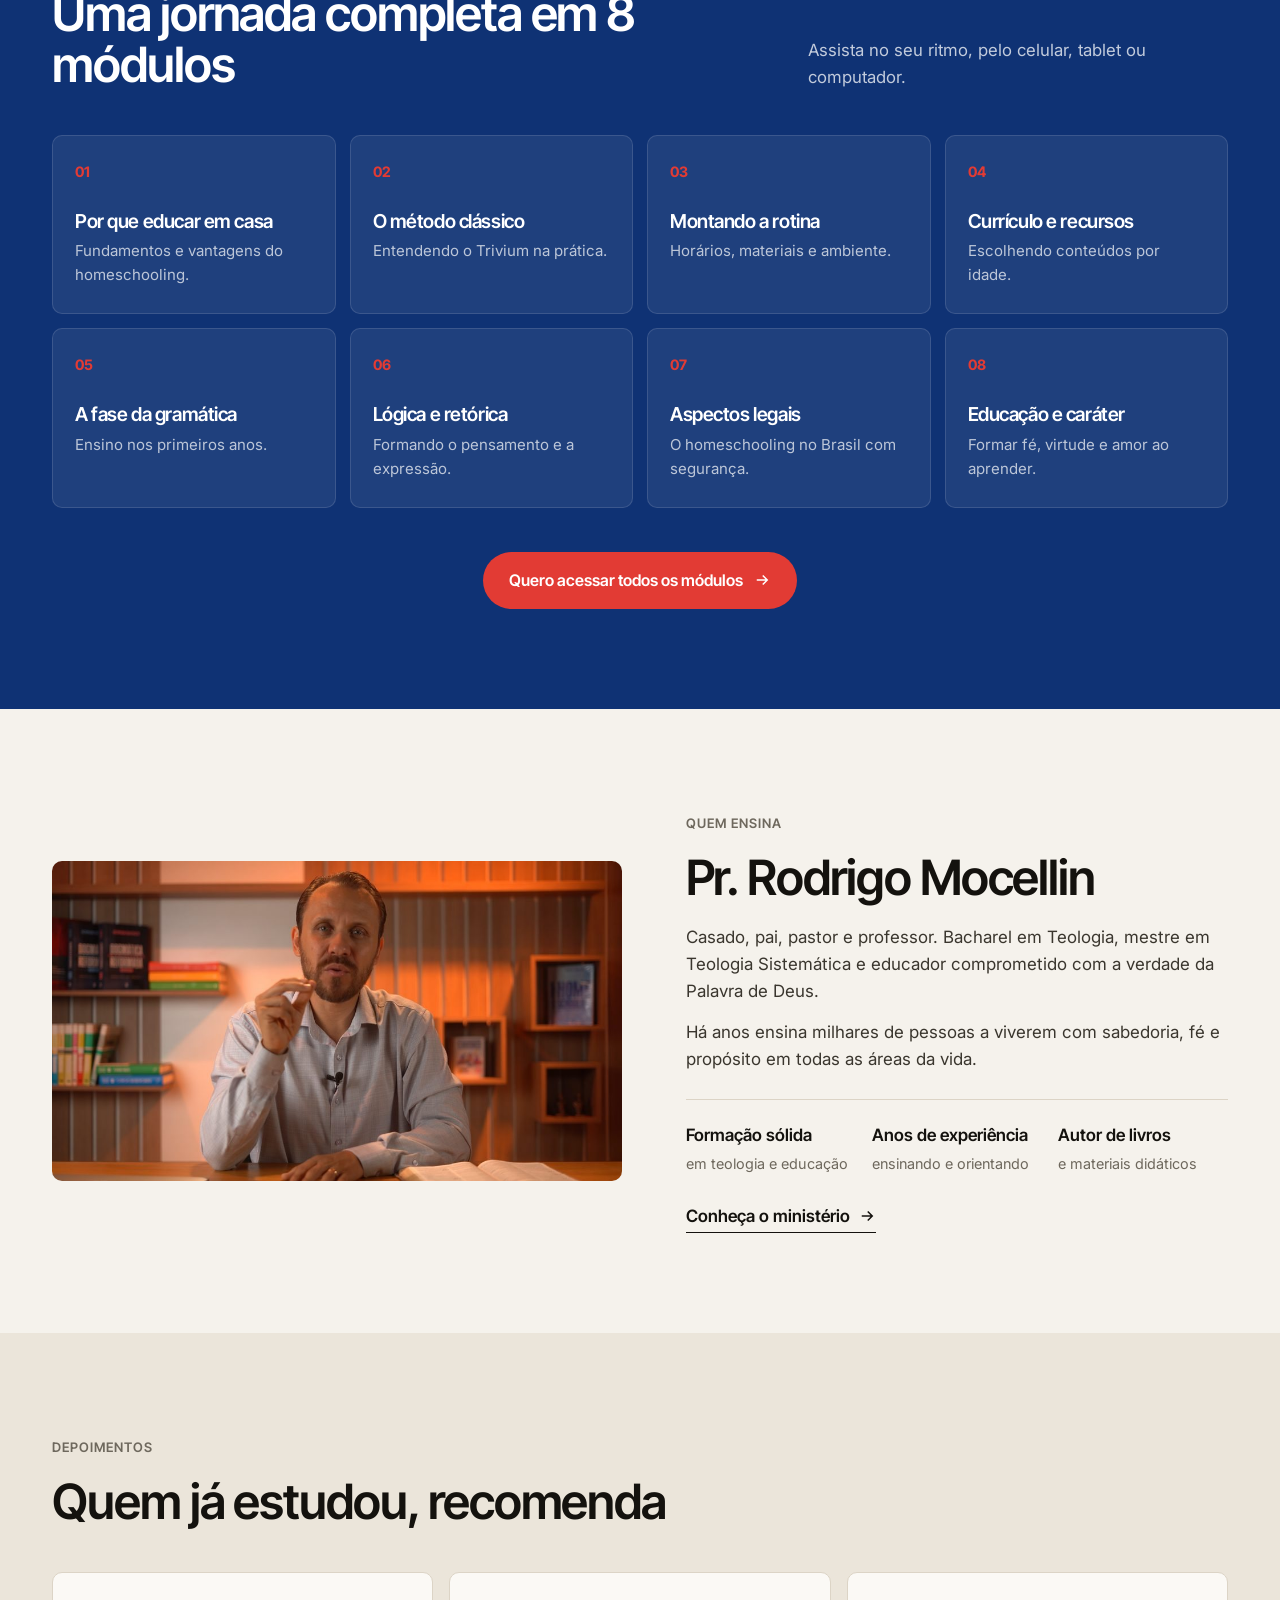
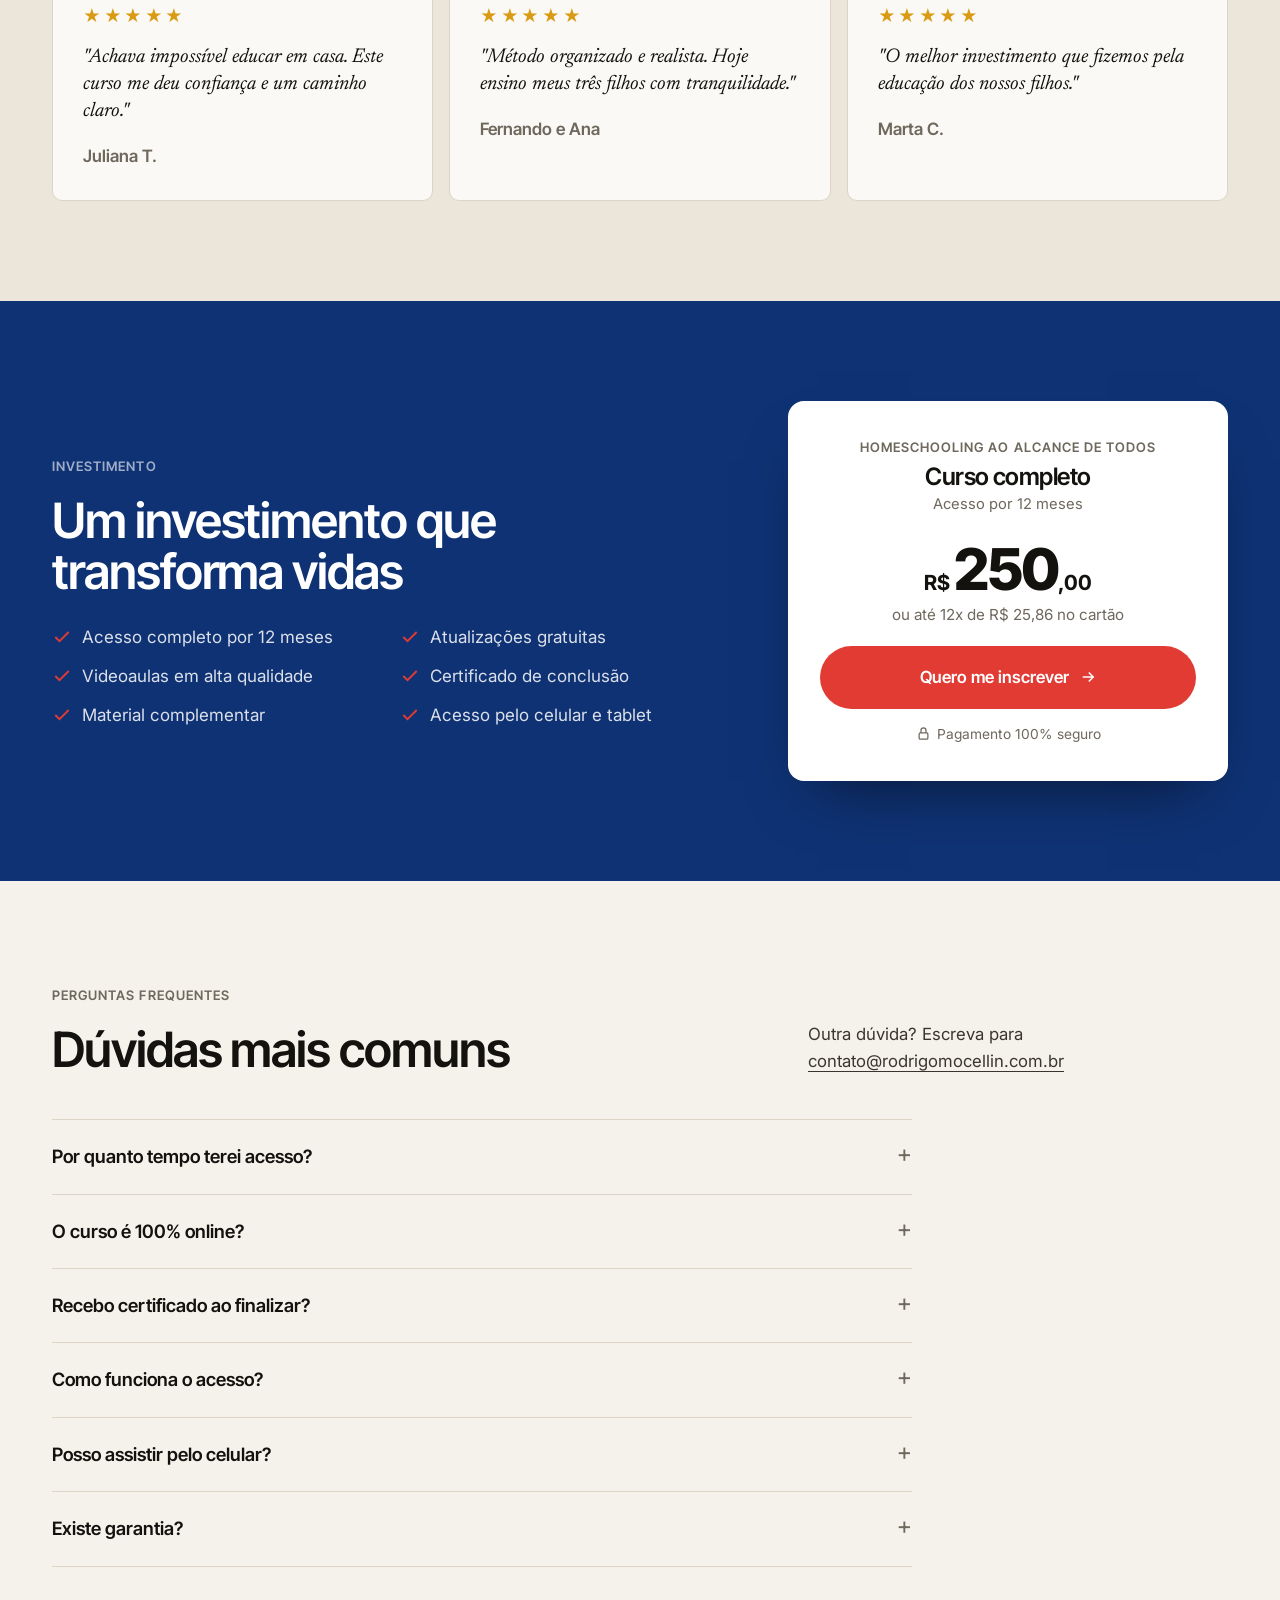
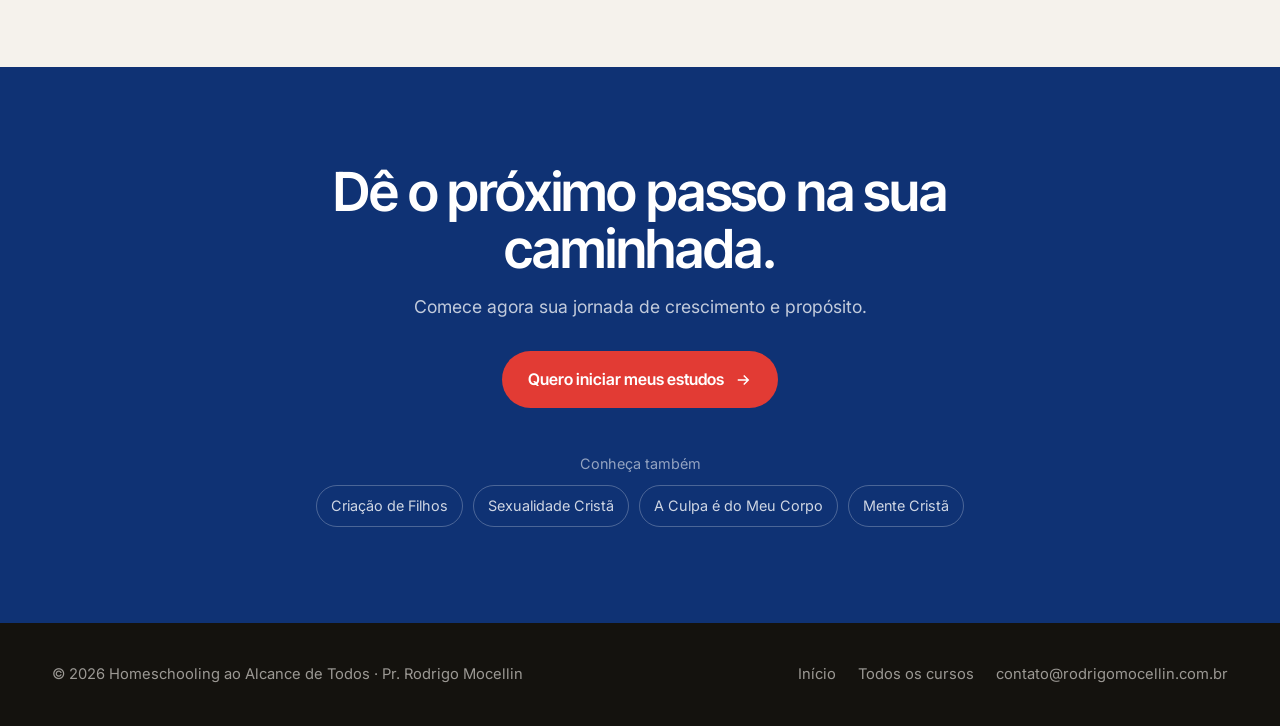
<file: homeschooling/index.html>
<!DOCTYPE html>
<html lang="pt-BR">
<head>
<meta charset="UTF-8">
<meta name="viewport" content="width=device-width, initial-scale=1.0">
<title>Homeschooling ao Alcance de Todos: curso online | Pr. Mocellin</title>
<meta name="description" content="Aprenda a educar seus filhos em casa com o método clássico, passo a passo e mesmo sem experiência. Curso online de homeschooling cristão com certificado.">
<link rel="canonical" href="https://prmocellin.com/homeschooling/">
<meta name="robots" content="index, follow, max-image-preview:large">
<meta name="author" content="Pr. Rodrigo Mocellin">
<meta name="theme-color" content="#0F3274">
<link rel="icon" href="/favicon.ico" sizes="48x48">
<link rel="icon" type="image/png" sizes="96x96" href="/favicon-96.png">
<link rel="icon" type="image/png" sizes="192x192" href="/icon-192.png">
<link rel="apple-touch-icon" href="/apple-touch-icon.png">
<link rel="manifest" href="/site.webmanifest">
<link rel="preload" as="image" href="/assets/img/curso-homeschooling.jpg" fetchpriority="high">
<meta property="og:type" content="website">
<meta property="og:locale" content="pt_BR">
<meta property="og:site_name" content="Pr. Rodrigo Mocellin">
<meta property="og:title" content="Homeschooling ao Alcance de Todos: curso online | Pr. Mocellin">
<meta property="og:description" content="Aprenda a educar seus filhos em casa com o método clássico, passo a passo e mesmo sem experiência. Curso online de homeschooling cristão com certificado.">
<meta property="og:url" content="https://prmocellin.com/homeschooling/">
<meta property="og:image" content="https://prmocellin.com/assets/img/curso-homeschooling.jpg">
<meta name="twitter:card" content="summary_large_image">
<link rel="preconnect" href="https://fonts.googleapis.com">
<link rel="preconnect" href="https://fonts.gstatic.com" crossorigin>
<link href="https://fonts.googleapis.com/css2?family=Inter+Tight:wght@500;600;700;800&family=Inter:wght@400;500;600&family=Newsreader:ital,opsz,wght@1,6..72,400;1,6..72,500&display=swap" rel="stylesheet">
<link rel="stylesheet" href="/assets/site.css">
<link rel="stylesheet" href="/assets/curso.css">
<style>:root{--c:#0F3274;--accent:#E23B34;--accent-ink:#FFFFFF}</style>
<script src="/black-friday.js"></script>
<script type="application/ld+json">
{
 "@context": "https://schema.org",
 "@graph": [
  {
   "@type": "Course",
   "@id": "https://prmocellin.com/homeschooling/#curso",
   "name": "Homeschooling ao Alcance de Todos",
   "description": "Aprenda a educar seus filhos em casa com o método clássico, passo a passo e mesmo sem experiência. Curso online de homeschooling cristão com certificado.",
   "url": "https://prmocellin.com/homeschooling/",
   "inLanguage": "pt-BR",
   "image": "https://prmocellin.com/assets/img/curso-homeschooling.jpg",
   "provider": {
    "@type": "Person",
    "@id": "https://prmocellin.com/#pastor",
    "name": "Rodrigo Mocellin",
    "url": "https://prmocellin.com/"
   },
   "audience": {
    "@type": "Audience",
    "audienceType": "Para quem quer educar em casa"
   },
   "teaches": [
    "Método clássico",
    "Rotina prática",
    "Sem experiência prévia",
    "Caráter e fé"
   ],
   "syllabusSections": [
    {
     "@type": "Syllabus",
     "name": "Por que educar em casa",
     "description": "Fundamentos e vantagens do homeschooling."
    },
    {
     "@type": "Syllabus",
     "name": "O método clássico",
     "description": "Entendendo o Trivium na prática."
    },
    {
     "@type": "Syllabus",
     "name": "Montando a rotina",
     "description": "Horários, materiais e ambiente."
    },
    {
     "@type": "Syllabus",
     "name": "Currículo e recursos",
     "description": "Escolhendo conteúdos por idade."
    },
    {
     "@type": "Syllabus",
     "name": "A fase da gramática",
     "description": "Ensino nos primeiros anos."
    },
    {
     "@type": "Syllabus",
     "name": "Lógica e retórica",
     "description": "Formando o pensamento e a expressão."
    },
    {
     "@type": "Syllabus",
     "name": "Aspectos legais",
     "description": "O homeschooling no Brasil com segurança."
    },
    {
     "@type": "Syllabus",
     "name": "Educação e caráter",
     "description": "Formar fé, virtude e amor ao aprender."
    }
   ],
   "hasCourseInstance": {
    "@type": "CourseInstance",
    "courseMode": "Online",
    "instructor": {
     "@type": "Person",
     "@id": "https://prmocellin.com/#pastor",
     "name": "Rodrigo Mocellin",
     "url": "https://prmocellin.com/"
    }
   },
   "offers": {
    "@type": "Offer",
    "category": "Paid",
    "price": "250.00",
    "priceCurrency": "BRL",
    "url": "https://prmocellin.com/homeschooling/#inscrever",
    "availability": "https://schema.org/InStock"
   }
  },
  {
   "@type": "FAQPage",
   "mainEntity": [
    {
     "@type": "Question",
     "name": "Por quanto tempo terei acesso?",
     "acceptedAnswer": {
      "@type": "Answer",
      "text": "Você terá acesso ao conteúdo por 12 meses, podendo assistir quando e quantas vezes quiser."
     }
    },
    {
     "@type": "Question",
     "name": "O curso é 100% online?",
     "acceptedAnswer": {
      "@type": "Answer",
      "text": "Sim. Todo o conteúdo é em vídeo, acessível de qualquer lugar, no seu ritmo."
     }
    },
    {
     "@type": "Question",
     "name": "Recebo certificado ao finalizar?",
     "acceptedAnswer": {
      "@type": "Answer",
      "text": "Sim. Ao concluir todos os módulos você recebe um certificado de conclusão."
     }
    },
    {
     "@type": "Question",
     "name": "Como funciona o acesso?",
     "acceptedAnswer": {
      "@type": "Answer",
      "text": "Após a confirmação do pagamento, você recebe por e-mail os dados de acesso à área do aluno."
     }
    },
    {
     "@type": "Question",
     "name": "Posso assistir pelo celular?",
     "acceptedAnswer": {
      "@type": "Answer",
      "text": "Sim. A plataforma funciona em celular, tablet e computador."
     }
    },
    {
     "@type": "Question",
     "name": "Existe garantia?",
     "acceptedAnswer": {
      "@type": "Answer",
      "text": "Sim. Você tem 7 dias de garantia. Se não for para você, devolvemos 100% do valor."
     }
    }
   ]
  },
  {
   "@type": "BreadcrumbList",
   "itemListElement": [
    {
     "@type": "ListItem",
     "position": 1,
     "name": "Início",
     "item": "https://prmocellin.com/"
    },
    {
     "@type": "ListItem",
     "position": 2,
     "name": "Homeschooling ao Alcance de Todos",
     "item": "https://prmocellin.com/homeschooling/"
    }
   ]
  }
 ]
}
</script>
</head>
<body>
<a class="skip" href="#inicio">Pular para o conteúdo</a>

<div class="bfbar bf-only" role="region" aria-label="Black Friday">
  <div class="wrap">
    <strong>Black Friday</strong>
    <span class="t2">Homeschooling ao Alcance de Todos de R$ 250 por R$ 165</span>
    <span class="bf-timer"><span class="l">Termina em</span><span class="cd"><span><b data-u="d">00</b><i>d</i></span><span><b data-u="h">00</b><i>h</i></span><span><b data-u="m">00</b><i>m</i></span><span><b data-u="s">00</b><i>s</i></span></span></span>
    <a href="#inscrever">Aproveitar</a>
  </div>
</div>

<header class="site-header">
  <div class="wrap nav">
    <a href="#inicio" class="brand"><img src="/assets/img/homeschooling-logo.png" alt="Homeschooling ao Alcance de Todos"></a>
    <nav class="nav-links" id="nav" aria-label="Menu principal">
      <a href="#curso">O curso</a>
      <a href="#conteudo">Conteúdo</a>
      <a href="#professor">Professor</a>
      <a href="#duvidas">Dúvidas</a>
      <a href="/">Pr. Rodrigo Mocellin</a>
      <a href="#inscrever" class="btn btn-accent bf-off">Quero me inscrever</a>
      <a href="#inscrever" class="btn btn-gold bf-only">Black Friday -34%</a>
    </nav>
    <button class="menu-btn" id="menuBtn" aria-label="Abrir menu" aria-expanded="false"><svg viewBox="0 0 24 24" fill="none" stroke="currentColor" stroke-width="1.8"><path d="M4 8h16M4 16h16"/></svg></button>
  </div>
</header>

<main id="inicio">
<section class="lp-hero">
  <div class="lp-copy">
    <span class="label">Homeschooling ao Alcance de Todos · Curso online</span>
    <h1>Educação domiciliar cristã, possível para toda família</h1>
    <p class="lead">Aprenda, passo a passo, como aplicar o método clássico e conduzir a educação dos seus filhos em casa, mesmo sem experiência prévia.</p>
    <div class="lp-price">
      <div class="bf-off"><b>R$ 250,00</b><span>ou até 12x de R$ 25,86 no cartão</span></div>
      <div class="bf-only bfp"><span class="tag">Black Friday -34%</span><div><s>R$ 250,00</s><b>R$ 165,00</b></div><span>ou em até 12x no cartão</span></div>
    </div>
    <div class="lp-actions">
      <a href="#inscrever" class="btn btn-accent bf-off">Quero me inscrever <svg viewBox="0 0 24 24" fill="none" stroke="currentColor" stroke-width="2"><path d="M5 12h14M13 6l6 6-6 6"/></svg></a>
      <a href="#inscrever" class="btn btn-gold bf-only">Garantir o desconto <svg viewBox="0 0 24 24" fill="none" stroke="currentColor" stroke-width="2"><path d="M5 12h14M13 6l6 6-6 6"/></svg></a>
      <a href="#conteudo" class="btn btn-ghost">Ver o conteúdo</a>
    </div>
    <div class="lp-feats"><span><svg viewBox="0 0 24 24" fill="none" stroke="currentColor" stroke-width="1.8"><rect x="3" y="5" width="18" height="14" rx="2"/><path d="M10 9l5 3-5 3V9z"/></svg>Videoaulas</span><span><svg viewBox="0 0 24 24" fill="none" stroke="currentColor" stroke-width="1.8"><path d="M4 5h13v14H6a2 2 0 0 1-2-2V5zM17 7h3v12H6"/></svg>Material complementar</span><span><svg viewBox="0 0 24 24" fill="none" stroke="currentColor" stroke-width="1.8"><circle cx="12" cy="9" r="6"/><path d="M8 14l-1 7 5-3 5 3-1-7"/></svg>Certificado</span><span><svg viewBox="0 0 24 24" fill="none" stroke="currentColor" stroke-width="1.8"><circle cx="12" cy="12" r="9"/><path d="M12 7v5l3 2"/></svg>Acesso por 12 meses</span></div>
  </div>
  <div class="lp-photo"><img src="/assets/img/curso-homeschooling.jpg" width="1000" height="753" alt="" fetchpriority="high"></div>
</section>

<section class="bfs bf-only" aria-label="Black Friday">
  <div class="wrap">
    <div class="bfs-t">Black<br>Friday</div>
    <div class="bfs-p">De <s>R$ 250,00</s> por<b>R$ 165,00<em>-34%</em></b>ou em até 12x no cartão</div>
    <div class="bfs-r">
      <div class="bfx-clock bf-timer"><div class="l">A oferta termina em</div><div class="cd"><span><b data-u="d">00</b><i>dias</i></span><span><b data-u="h">00</b><i>horas</i></span><span><b data-u="m">00</b><i>min</i></span><span><b data-u="s">00</b><i>seg</i></span></div></div>
      <a data-bf-link="homeschooling" href="https://sun.eduzz.com/1132794" target="_blank" rel="noopener" class="btn btn-gold">Garantir com desconto <svg viewBox="0 0 24 24" fill="none" stroke="currentColor" stroke-width="2"><path d="M5 12h14M13 6l6 6-6 6"/></svg></a>
    </div>
  </div>
</section>

<section class="sec" id="curso">
  <div class="wrap about-c">
    <div class="fade">
      <span class="label">Sobre o curso · Para quem quer educar em casa</span>
      <h2>Educar em casa é possível para a sua família.</h2>
      <p>Homeschooling ao Alcance de Todos é uma formação prática que mostra como educar seus filhos em casa com o método clássico do Trivium, com confiança e organização, do primeiro passo à rotina consolidada.</p>
    </div>
    <div class="points fade"><div class="point"><i>01</i><div><b>Método clássico</b><span>Trivium: gramática, lógica e retórica</span></div></div><div class="point"><i>02</i><div><b>Rotina prática</b><span>Organização possível para o dia a dia</span></div></div><div class="point"><i>03</i><div><b>Sem experiência prévia</b><span>Pensado para pais iniciantes</span></div></div><div class="point"><i>04</i><div><b>Caráter e fé</b><span>Formar mais que o intelecto</span></div></div></div>
  </div>
</section>

<section class="sec dark" id="conteudo">
  <div class="wrap">
    <div class="sec-head fade"><div><span class="label">Conteúdo do curso</span><h2>Uma jornada completa em 8 módulos</h2></div><p>Assista no seu ritmo, pelo celular, tablet ou computador.</p></div>
    <div class="mods"><div class="mod fade"><i>01</i><h3>Por que educar em casa</h3><p>Fundamentos e vantagens do homeschooling.</p></div><div class="mod fade"><i>02</i><h3>O método clássico</h3><p>Entendendo o Trivium na prática.</p></div><div class="mod fade"><i>03</i><h3>Montando a rotina</h3><p>Horários, materiais e ambiente.</p></div><div class="mod fade"><i>04</i><h3>Currículo e recursos</h3><p>Escolhendo conteúdos por idade.</p></div><div class="mod fade"><i>05</i><h3>A fase da gramática</h3><p>Ensino nos primeiros anos.</p></div><div class="mod fade"><i>06</i><h3>Lógica e retórica</h3><p>Formando o pensamento e a expressão.</p></div><div class="mod fade"><i>07</i><h3>Aspectos legais</h3><p>O homeschooling no Brasil com segurança.</p></div><div class="mod fade"><i>08</i><h3>Educação e caráter</h3><p>Formar fé, virtude e amor ao aprender.</p></div></div>
    <div class="center-cta"><a href="#inscrever" class="btn btn-accent">Quero acessar todos os módulos <svg viewBox="0 0 24 24" fill="none" stroke="currentColor" stroke-width="2"><path d="M5 12h14M13 6l6 6-6 6"/></svg></a></div>
  </div>
</section>

<section class="sec" id="professor">
  <div class="wrap prof">
    <img class="fade" src="/assets/img/professor.jpg" width="1000" height="563" loading="lazy" alt="Pr. Rodrigo Mocellin">
    <div class="fade">
      <span class="label">Quem ensina</span>
      <h2>Pr. Rodrigo Mocellin</h2>
      <p>Casado, pai, pastor e professor. Bacharel em Teologia, mestre em Teologia Sistemática e educador comprometido com a verdade da Palavra de Deus.</p><p>Há anos ensina milhares de pessoas a viverem com sabedoria, fé e propósito em todas as áreas da vida.</p>
      <div class="prof-facts"><div><b>Formação sólida</b><span>em teologia e educação</span></div><div><b>Anos de experiência</b><span>ensinando e orientando</span></div><div><b>Autor de livros</b><span>e materiais didáticos</span></div></div>
      <a href="/" class="arrow-link">Conheça o ministério <svg viewBox="0 0 24 24" fill="none" stroke="currentColor" stroke-width="2"><path d="M5 12h14M13 6l6 6-6 6"/></svg></a>
    </div>
  </div>
</section>

<section class="sec" id="depoimentos" style="background:var(--paper-2)">
  <div class="wrap">
    <div class="sec-head fade"><div><span class="label">Depoimentos</span><h2>Quem já estudou, recomenda</h2></div></div>
    <div class="depos"><div class="depo fade"><div class="stars">★★★★★</div><p>&quot;Achava impossível educar em casa. Este curso me deu confiança e um caminho claro.&quot;</p><cite>Juliana T.</cite></div><div class="depo fade"><div class="stars">★★★★★</div><p>&quot;Método organizado e realista. Hoje ensino meus três filhos com tranquilidade.&quot;</p><cite>Fernando e Ana</cite></div><div class="depo fade"><div class="stars">★★★★★</div><p>&quot;O melhor investimento que fizemos pela educação dos nossos filhos.&quot;</p><cite>Marta C.</cite></div></div>
  </div>
</section>

<section class="sec dark" id="inscrever">
  <div class="wrap invest">
    <div class="fade">
      <span class="label">Investimento</span>
      <h2>Um investimento que transforma vidas</h2>
      <div class="incl"><div><svg viewBox="0 0 24 24" fill="none" stroke="currentColor" stroke-width="2.2"><path d="M20 6L9 17l-5-5"/></svg><span>Acesso completo por 12 meses</span></div><div><svg viewBox="0 0 24 24" fill="none" stroke="currentColor" stroke-width="2.2"><path d="M20 6L9 17l-5-5"/></svg><span>Atualizações gratuitas</span></div><div><svg viewBox="0 0 24 24" fill="none" stroke="currentColor" stroke-width="2.2"><path d="M20 6L9 17l-5-5"/></svg><span>Videoaulas em alta qualidade</span></div><div><svg viewBox="0 0 24 24" fill="none" stroke="currentColor" stroke-width="2.2"><path d="M20 6L9 17l-5-5"/></svg><span>Certificado de conclusão</span></div><div><svg viewBox="0 0 24 24" fill="none" stroke="currentColor" stroke-width="2.2"><path d="M20 6L9 17l-5-5"/></svg><span>Material complementar</span></div><div><svg viewBox="0 0 24 24" fill="none" stroke="currentColor" stroke-width="2.2"><path d="M20 6L9 17l-5-5"/></svg><span>Acesso pelo celular e tablet</span></div></div>
    </div>
    <div class="pcard fade">
      <div class="lbl">Homeschooling ao Alcance de Todos</div>
      <h3>Curso completo</h3>
      <div class="acc">Acesso por 12 meses</div>
      <div class="bf-only"><span class="tag">Black Friday · 34% OFF</span><div class="de">De <s>R$ 250,00</s> por</div></div>
      <div class="now bf-off"><small>R$ </small>250<small>,00</small></div>
      <div class="x bf-off">ou até 12x de R$ 25,86 no cartão</div>
      <div class="now bf-only"><small>R$ </small>165<small>,00</small></div>
      <div class="x bf-only">ou em até 12x no cartão</div>
      <div class="bfx-clock bf-timer bf-only"><div class="l">Oferta termina em</div><div class="cd"><span><b data-u="d">00</b><i>dias</i></span><span><b data-u="h">00</b><i>horas</i></span><span><b data-u="m">00</b><i>min</i></span><span><b data-u="s">00</b><i>seg</i></span></div></div>
      <a data-bf-link="homeschooling" href="https://sun.eduzz.com/1132794" target="_blank" rel="noopener" class="btn btn-accent">Quero me inscrever <svg viewBox="0 0 24 24" fill="none" stroke="currentColor" stroke-width="2"><path d="M5 12h14M13 6l6 6-6 6"/></svg></a>
      <div class="sec-note"><svg viewBox="0 0 24 24" fill="none" stroke="currentColor" stroke-width="2"><rect x="5" y="11" width="14" height="10" rx="2"/><path d="M8 11V7a4 4 0 0 1 8 0v4"/></svg> Pagamento 100% seguro</div>
    </div>
  </div>
</section>

<section class="sec" id="duvidas">
  <div class="wrap">
    <div class="sec-head fade"><div><span class="label">Perguntas frequentes</span><h2>Dúvidas mais comuns</h2></div><p>Outra dúvida? Escreva para <a href="mailto:contato@rodrigomocellin.com.br" style="border-bottom:1.5px solid currentColor">contato@rodrigomocellin.com.br</a></p></div>
    <div class="faq fade"><details><summary>Por quanto tempo terei acesso?</summary><p>Você terá acesso ao conteúdo por 12 meses, podendo assistir quando e quantas vezes quiser.</p></details><details><summary>O curso é 100% online?</summary><p>Sim. Todo o conteúdo é em vídeo, acessível de qualquer lugar, no seu ritmo.</p></details><details><summary>Recebo certificado ao finalizar?</summary><p>Sim. Ao concluir todos os módulos você recebe um certificado de conclusão.</p></details><details><summary>Como funciona o acesso?</summary><p>Após a confirmação do pagamento, você recebe por e-mail os dados de acesso à área do aluno.</p></details><details><summary>Posso assistir pelo celular?</summary><p>Sim. A plataforma funciona em celular, tablet e computador.</p></details><details><summary>Existe garantia?</summary><p>Sim. Você tem 7 dias de garantia. Se não for para você, devolvemos 100% do valor.</p></details></div>
  </div>
</section>

<section class="dark final">
  <div class="wrap fade">
    <h2>Dê o próximo passo na sua caminhada.</h2>
    <p class="bf-off">Comece agora sua jornada de crescimento e propósito.</p>
    <p class="bf-only bf-timer">O preço de Black Friday acaba em <span class="cd"><span><b data-u="d">00</b><i>d</i></span><span><b data-u="h">00</b><i>h</i></span><span><b data-u="m">00</b><i>m</i></span><span><b data-u="s">00</b><i>s</i></span></span></p>
    <a data-bf-link="homeschooling" href="https://sun.eduzz.com/1132794" target="_blank" rel="noopener" class="btn btn-accent">Quero iniciar meus estudos <svg viewBox="0 0 24 24" fill="none" stroke="currentColor" stroke-width="2"><path d="M5 12h14M13 6l6 6-6 6"/></svg></a>
    <div class="more"><span style="width:100%;font-size:.9rem;color:rgba(255,255,255,.55)">Conheça também</span><a href="/criacaodefilhos/">Criação de Filhos</a><a href="/sexualidadecrista/">Sexualidade Cristã</a><a href="/culpadomeucorpo/">A Culpa é do Meu Corpo</a><a href="/mentecrista/">Mente Cristã</a></div>
  </div>
</section>
</main>

<footer class="site-footer">
  <div class="wrap foot">
    <span>© 2026 Homeschooling ao Alcance de Todos · Pr. Rodrigo Mocellin</span>
    <nav><a href="/">Início</a><a href="/#cursos">Todos os cursos</a><a href="mailto:contato@rodrigomocellin.com.br">contato@rodrigomocellin.com.br</a></nav>
  </div>
</footer>
<script src="/assets/site.js"></script>
</body>
</html>
</file>
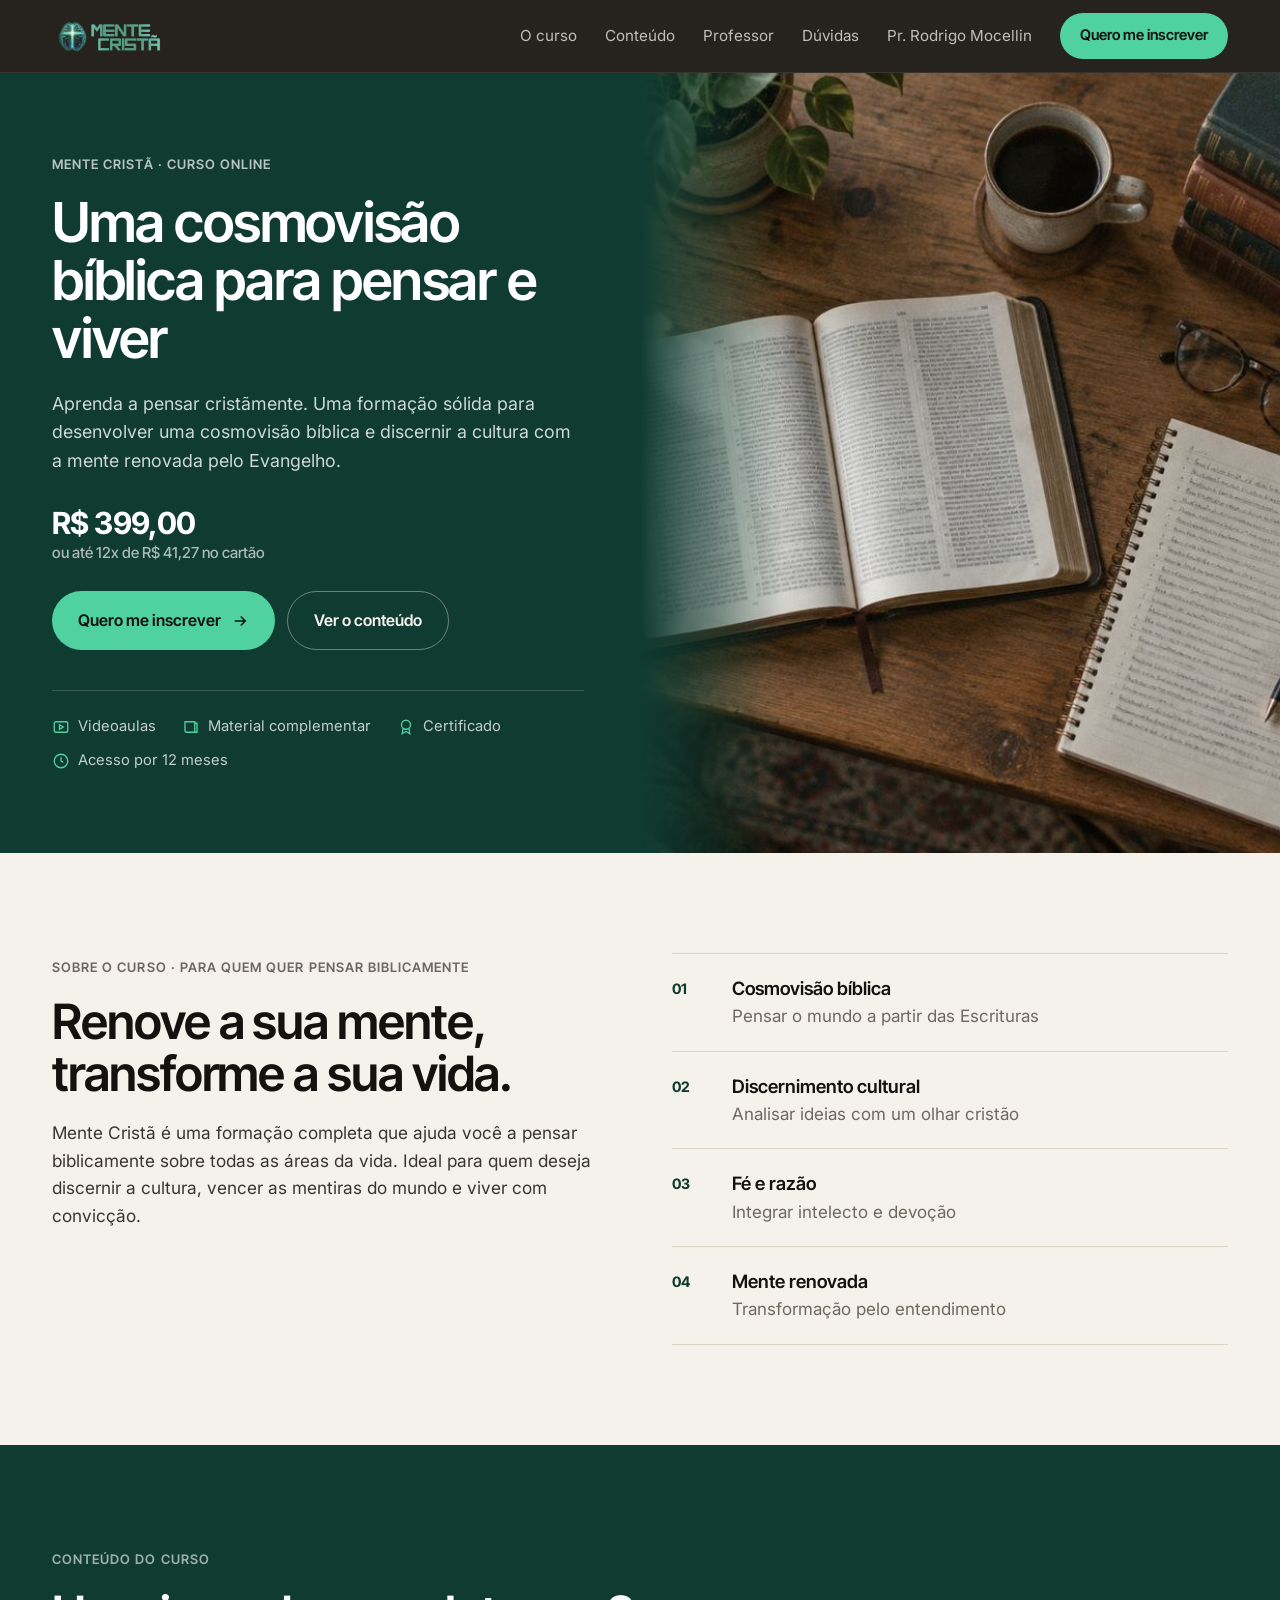
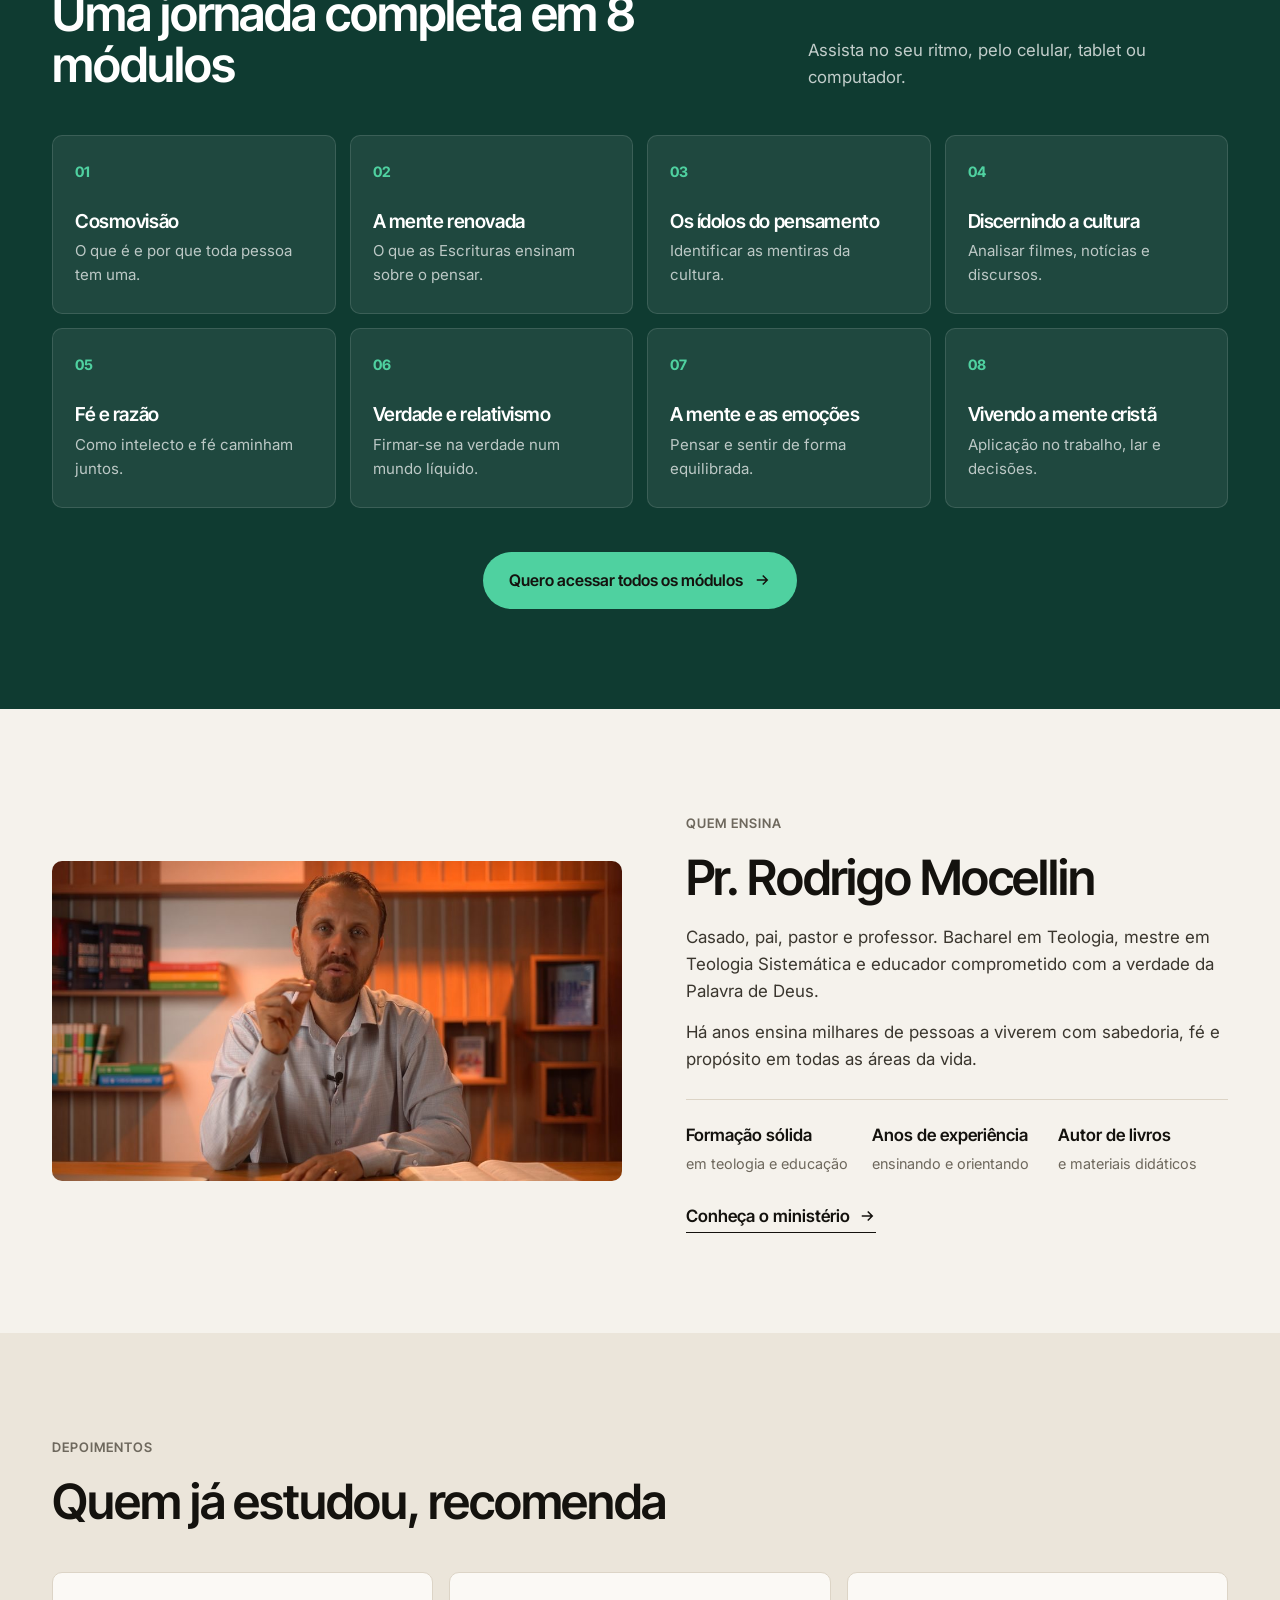
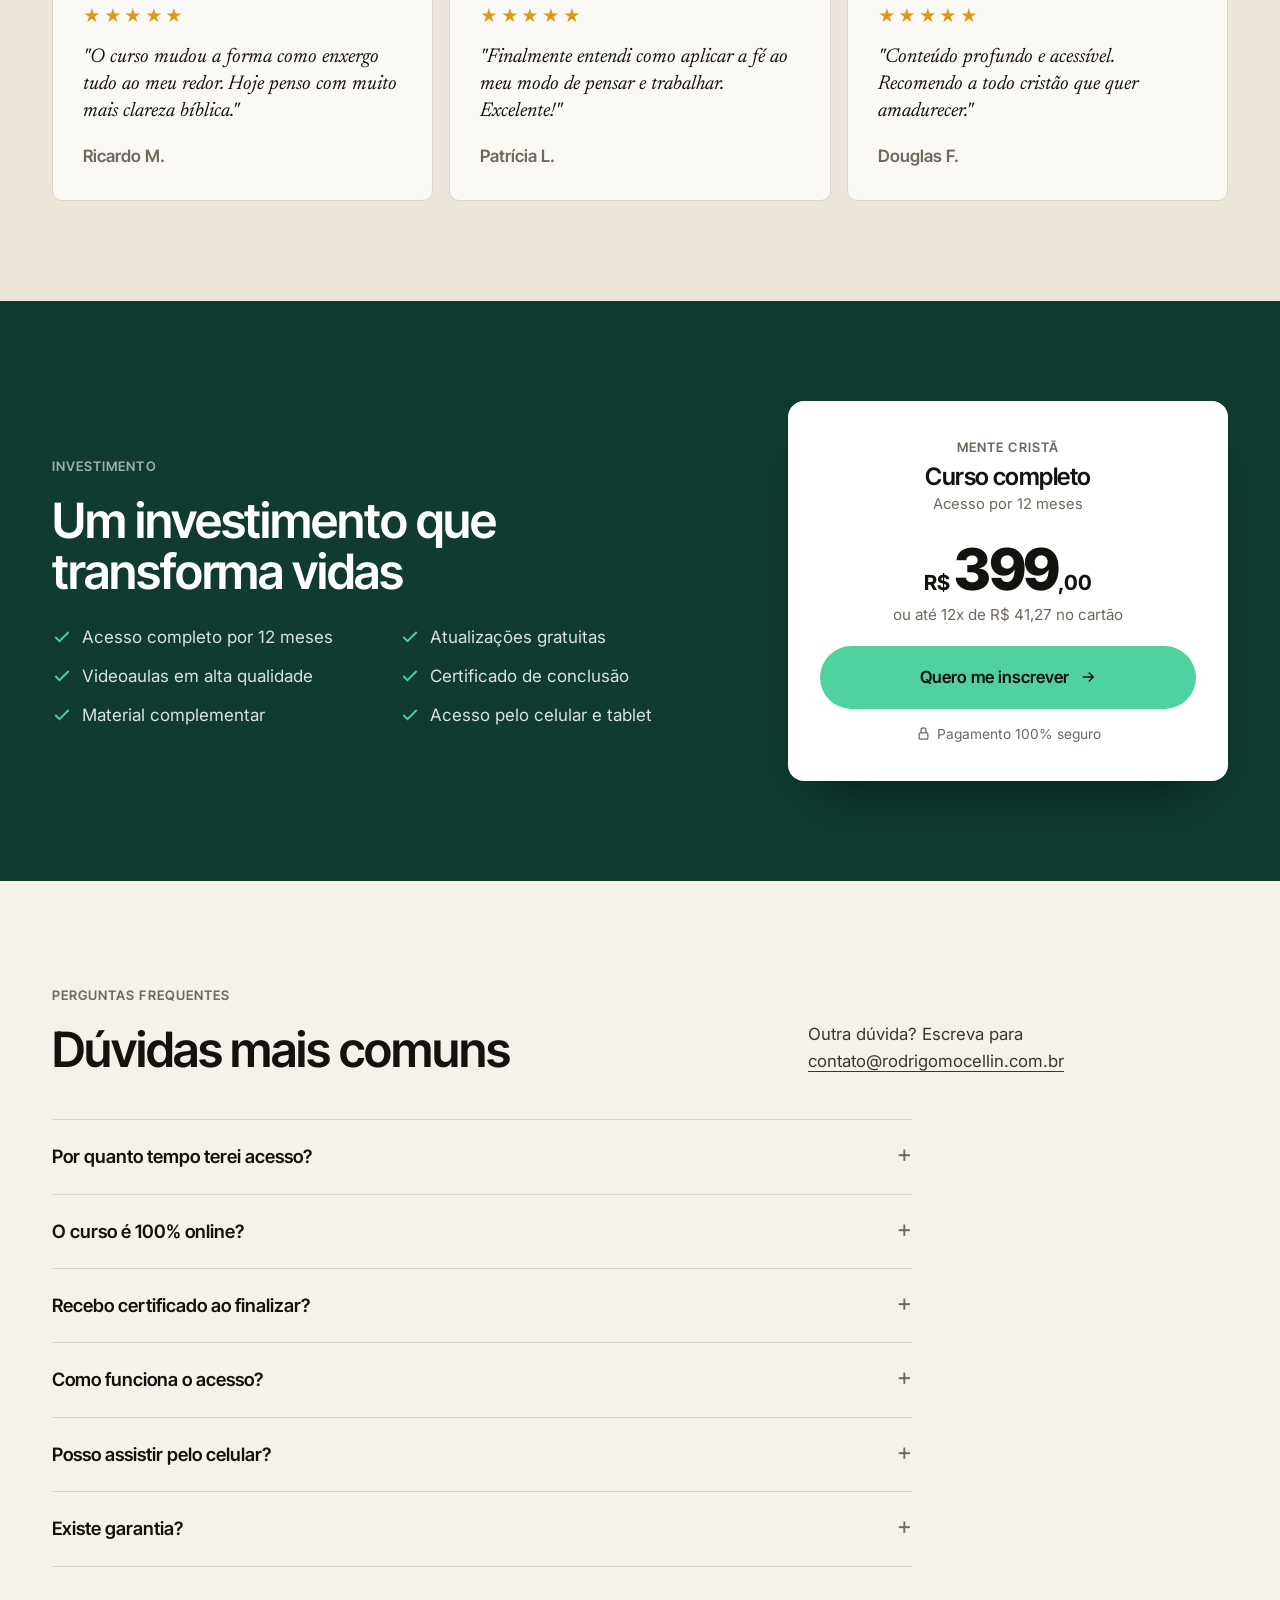
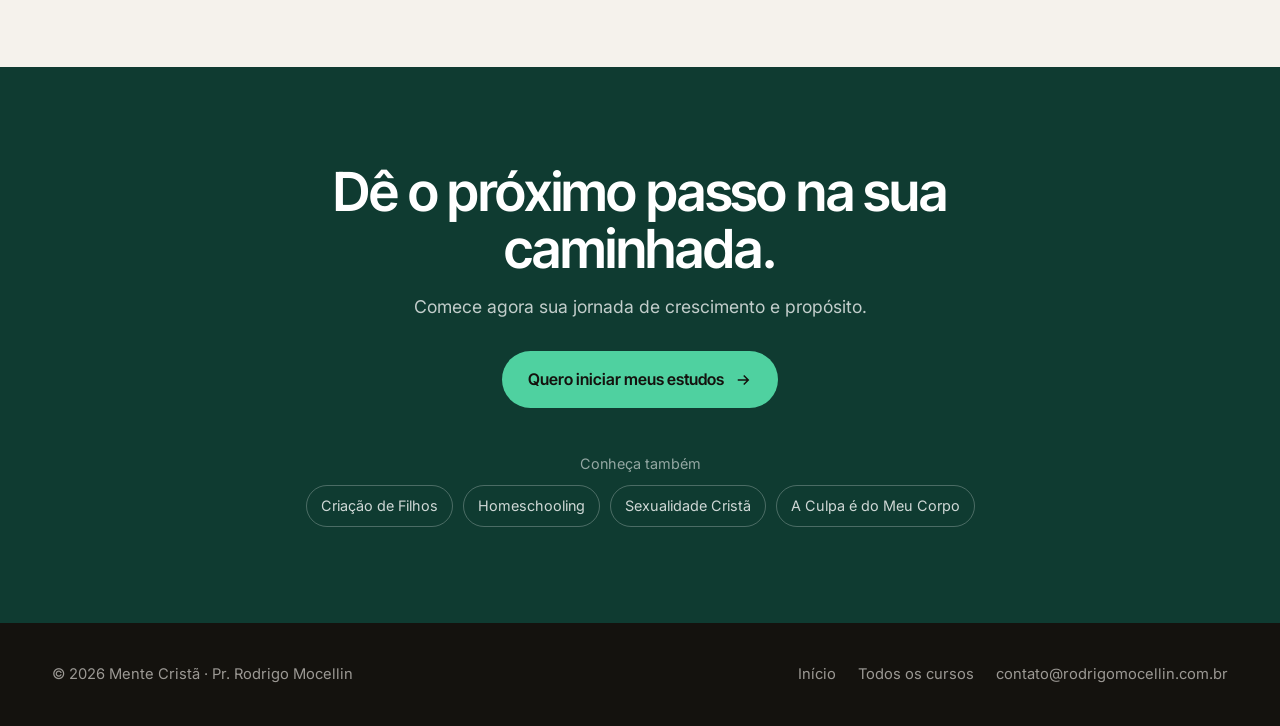
<file: mentecrista/index.html>
<!DOCTYPE html>
<html lang="pt-BR">
<head>
<meta charset="UTF-8">
<meta name="viewport" content="width=device-width, initial-scale=1.0">
<title>Mente Cristã: curso de cosmovisão cristã | Pr. Rodrigo Mocellin</title>
<meta name="description" content="Aprenda a pensar biblicamente sobre todas as áreas da vida: cosmovisão cristã, fé e razão, discernimento cultural. Curso online em 8 módulos com certificado.">
<link rel="canonical" href="https://prmocellin.com/mentecrista/">
<meta name="robots" content="index, follow, max-image-preview:large">
<meta name="author" content="Pr. Rodrigo Mocellin">
<meta name="theme-color" content="#0F3B31">
<link rel="icon" href="/favicon.ico" sizes="48x48">
<link rel="icon" type="image/png" sizes="96x96" href="/favicon-96.png">
<link rel="icon" type="image/png" sizes="192x192" href="/icon-192.png">
<link rel="apple-touch-icon" href="/apple-touch-icon.png">
<link rel="manifest" href="/site.webmanifest">
<link rel="preload" as="image" href="/assets/img/curso-mente.jpg" fetchpriority="high">
<meta property="og:type" content="website">
<meta property="og:locale" content="pt_BR">
<meta property="og:site_name" content="Pr. Rodrigo Mocellin">
<meta property="og:title" content="Mente Cristã: curso de cosmovisão cristã | Pr. Rodrigo Mocellin">
<meta property="og:description" content="Aprenda a pensar biblicamente sobre todas as áreas da vida: cosmovisão cristã, fé e razão, discernimento cultural. Curso online em 8 módulos com certificado.">
<meta property="og:url" content="https://prmocellin.com/mentecrista/">
<meta property="og:image" content="https://prmocellin.com/assets/img/curso-mente.jpg">
<meta name="twitter:card" content="summary_large_image">
<link rel="preconnect" href="https://fonts.googleapis.com">
<link rel="preconnect" href="https://fonts.gstatic.com" crossorigin>
<link href="https://fonts.googleapis.com/css2?family=Inter+Tight:wght@500;600;700;800&family=Inter:wght@400;500;600&family=Newsreader:ital,opsz,wght@1,6..72,400;1,6..72,500&display=swap" rel="stylesheet">
<link rel="stylesheet" href="/assets/site.css">
<link rel="stylesheet" href="/assets/curso.css">
<style>:root{--c:#0F3B31;--accent:#4FD1A0;--accent-ink:#14120E}</style>
<script src="/black-friday.js"></script>
<script type="application/ld+json">
{
 "@context": "https://schema.org",
 "@graph": [
  {
   "@type": "Course",
   "@id": "https://prmocellin.com/mentecrista/#curso",
   "name": "Mente Cristã",
   "description": "Aprenda a pensar biblicamente sobre todas as áreas da vida: cosmovisão cristã, fé e razão, discernimento cultural. Curso online em 8 módulos com certificado.",
   "url": "https://prmocellin.com/mentecrista/",
   "inLanguage": "pt-BR",
   "image": "https://prmocellin.com/assets/img/curso-mente.jpg",
   "provider": {
    "@type": "Person",
    "@id": "https://prmocellin.com/#pastor",
    "name": "Rodrigo Mocellin",
    "url": "https://prmocellin.com/"
   },
   "audience": {
    "@type": "Audience",
    "audienceType": "Para quem quer pensar biblicamente"
   },
   "teaches": [
    "Cosmovisão bíblica",
    "Discernimento cultural",
    "Fé e razão",
    "Mente renovada"
   ],
   "syllabusSections": [
    {
     "@type": "Syllabus",
     "name": "Cosmovisão",
     "description": "O que é e por que toda pessoa tem uma."
    },
    {
     "@type": "Syllabus",
     "name": "A mente renovada",
     "description": "O que as Escrituras ensinam sobre o pensar."
    },
    {
     "@type": "Syllabus",
     "name": "Os ídolos do pensamento",
     "description": "Identificar as mentiras da cultura."
    },
    {
     "@type": "Syllabus",
     "name": "Discernindo a cultura",
     "description": "Analisar filmes, notícias e discursos."
    },
    {
     "@type": "Syllabus",
     "name": "Fé e razão",
     "description": "Como intelecto e fé caminham juntos."
    },
    {
     "@type": "Syllabus",
     "name": "Verdade e relativismo",
     "description": "Firmar-se na verdade num mundo líquido."
    },
    {
     "@type": "Syllabus",
     "name": "A mente e as emoções",
     "description": "Pensar e sentir de forma equilibrada."
    },
    {
     "@type": "Syllabus",
     "name": "Vivendo a mente cristã",
     "description": "Aplicação no trabalho, lar e decisões."
    }
   ],
   "hasCourseInstance": {
    "@type": "CourseInstance",
    "courseMode": "Online",
    "instructor": {
     "@type": "Person",
     "@id": "https://prmocellin.com/#pastor",
     "name": "Rodrigo Mocellin",
     "url": "https://prmocellin.com/"
    }
   },
   "offers": {
    "@type": "Offer",
    "category": "Paid",
    "price": "399.00",
    "priceCurrency": "BRL",
    "url": "https://prmocellin.com/mentecrista/#inscrever",
    "availability": "https://schema.org/InStock"
   }
  },
  {
   "@type": "FAQPage",
   "mainEntity": [
    {
     "@type": "Question",
     "name": "Por quanto tempo terei acesso?",
     "acceptedAnswer": {
      "@type": "Answer",
      "text": "Você terá acesso ao conteúdo por 12 meses, podendo assistir quando e quantas vezes quiser."
     }
    },
    {
     "@type": "Question",
     "name": "O curso é 100% online?",
     "acceptedAnswer": {
      "@type": "Answer",
      "text": "Sim. Todo o conteúdo é em vídeo, acessível de qualquer lugar, no seu ritmo."
     }
    },
    {
     "@type": "Question",
     "name": "Recebo certificado ao finalizar?",
     "acceptedAnswer": {
      "@type": "Answer",
      "text": "Sim. Ao concluir todos os módulos você recebe um certificado de conclusão."
     }
    },
    {
     "@type": "Question",
     "name": "Como funciona o acesso?",
     "acceptedAnswer": {
      "@type": "Answer",
      "text": "Após a confirmação do pagamento, você recebe por e-mail os dados de acesso à área do aluno."
     }
    },
    {
     "@type": "Question",
     "name": "Posso assistir pelo celular?",
     "acceptedAnswer": {
      "@type": "Answer",
      "text": "Sim. A plataforma funciona em celular, tablet e computador."
     }
    },
    {
     "@type": "Question",
     "name": "Existe garantia?",
     "acceptedAnswer": {
      "@type": "Answer",
      "text": "Sim. Você tem 7 dias de garantia. Se não for para você, devolvemos 100% do valor."
     }
    }
   ]
  },
  {
   "@type": "BreadcrumbList",
   "itemListElement": [
    {
     "@type": "ListItem",
     "position": 1,
     "name": "Início",
     "item": "https://prmocellin.com/"
    },
    {
     "@type": "ListItem",
     "position": 2,
     "name": "Mente Cristã",
     "item": "https://prmocellin.com/mentecrista/"
    }
   ]
  }
 ]
}
</script>
</head>
<body>
<a class="skip" href="#inicio">Pular para o conteúdo</a>

<div class="bfbar bf-only" role="region" aria-label="Black Friday">
  <div class="wrap">
    <strong>Black Friday</strong>
    <span class="t2">Mente Cristã de R$ 399 por R$ 165</span>
    <span class="bf-timer"><span class="l">Termina em</span><span class="cd"><span><b data-u="d">00</b><i>d</i></span><span><b data-u="h">00</b><i>h</i></span><span><b data-u="m">00</b><i>m</i></span><span><b data-u="s">00</b><i>s</i></span></span></span>
    <a href="#inscrever">Aproveitar</a>
  </div>
</div>

<header class="site-header">
  <div class="wrap nav">
    <a href="#inicio" class="brand"><img src="/assets/img/mentecrista-logo.png" alt="Mente Cristã"></a>
    <nav class="nav-links" id="nav" aria-label="Menu principal">
      <a href="#curso">O curso</a>
      <a href="#conteudo">Conteúdo</a>
      <a href="#professor">Professor</a>
      <a href="#duvidas">Dúvidas</a>
      <a href="/">Pr. Rodrigo Mocellin</a>
      <a href="#inscrever" class="btn btn-accent bf-off">Quero me inscrever</a>
      <a href="#inscrever" class="btn btn-gold bf-only">Black Friday -58%</a>
    </nav>
    <button class="menu-btn" id="menuBtn" aria-label="Abrir menu" aria-expanded="false"><svg viewBox="0 0 24 24" fill="none" stroke="currentColor" stroke-width="1.8"><path d="M4 8h16M4 16h16"/></svg></button>
  </div>
</header>

<main id="inicio">
<section class="lp-hero">
  <div class="lp-copy">
    <span class="label">Mente Cristã · Curso online</span>
    <h1>Uma cosmovisão bíblica para pensar e viver</h1>
    <p class="lead">Aprenda a pensar cristãmente. Uma formação sólida para desenvolver uma cosmovisão bíblica e discernir a cultura com a mente renovada pelo Evangelho.</p>
    <div class="lp-price">
      <div class="bf-off"><b>R$ 399,00</b><span>ou até 12x de R$ 41,27 no cartão</span></div>
      <div class="bf-only bfp"><span class="tag">Black Friday -58%</span><div><s>R$ 399,00</s><b>R$ 165,00</b></div><span>ou em até 12x no cartão</span></div>
    </div>
    <div class="lp-actions">
      <a href="#inscrever" class="btn btn-accent bf-off">Quero me inscrever <svg viewBox="0 0 24 24" fill="none" stroke="currentColor" stroke-width="2"><path d="M5 12h14M13 6l6 6-6 6"/></svg></a>
      <a href="#inscrever" class="btn btn-gold bf-only">Garantir o desconto <svg viewBox="0 0 24 24" fill="none" stroke="currentColor" stroke-width="2"><path d="M5 12h14M13 6l6 6-6 6"/></svg></a>
      <a href="#conteudo" class="btn btn-ghost">Ver o conteúdo</a>
    </div>
    <div class="lp-feats"><span><svg viewBox="0 0 24 24" fill="none" stroke="currentColor" stroke-width="1.8"><rect x="3" y="5" width="18" height="14" rx="2"/><path d="M10 9l5 3-5 3V9z"/></svg>Videoaulas</span><span><svg viewBox="0 0 24 24" fill="none" stroke="currentColor" stroke-width="1.8"><path d="M4 5h13v14H6a2 2 0 0 1-2-2V5zM17 7h3v12H6"/></svg>Material complementar</span><span><svg viewBox="0 0 24 24" fill="none" stroke="currentColor" stroke-width="1.8"><circle cx="12" cy="9" r="6"/><path d="M8 14l-1 7 5-3 5 3-1-7"/></svg>Certificado</span><span><svg viewBox="0 0 24 24" fill="none" stroke="currentColor" stroke-width="1.8"><circle cx="12" cy="12" r="9"/><path d="M12 7v5l3 2"/></svg>Acesso por 12 meses</span></div>
  </div>
  <div class="lp-photo"><img src="/assets/img/curso-mente.jpg" width="1000" height="753" alt="" fetchpriority="high"></div>
</section>

<section class="bfs bf-only" aria-label="Black Friday">
  <div class="wrap">
    <div class="bfs-t">Black<br>Friday</div>
    <div class="bfs-p">De <s>R$ 399,00</s> por<b>R$ 165,00<em>-58%</em></b>ou em até 12x no cartão</div>
    <div class="bfs-r">
      <div class="bfx-clock bf-timer"><div class="l">A oferta termina em</div><div class="cd"><span><b data-u="d">00</b><i>dias</i></span><span><b data-u="h">00</b><i>horas</i></span><span><b data-u="m">00</b><i>min</i></span><span><b data-u="s">00</b><i>seg</i></span></div></div>
      <a data-bf-link="mentecrista" href="https://sun.eduzz.com/1W3VKP3P92" target="_blank" rel="noopener" class="btn btn-gold">Garantir com desconto <svg viewBox="0 0 24 24" fill="none" stroke="currentColor" stroke-width="2"><path d="M5 12h14M13 6l6 6-6 6"/></svg></a>
    </div>
  </div>
</section>

<section class="sec" id="curso">
  <div class="wrap about-c">
    <div class="fade">
      <span class="label">Sobre o curso · Para quem quer pensar biblicamente</span>
      <h2>Renove a sua mente, transforme a sua vida.</h2>
      <p>Mente Cristã é uma formação completa que ajuda você a pensar biblicamente sobre todas as áreas da vida. Ideal para quem deseja discernir a cultura, vencer as mentiras do mundo e viver com convicção.</p>
    </div>
    <div class="points fade"><div class="point"><i>01</i><div><b>Cosmovisão bíblica</b><span>Pensar o mundo a partir das Escrituras</span></div></div><div class="point"><i>02</i><div><b>Discernimento cultural</b><span>Analisar ideias com um olhar cristão</span></div></div><div class="point"><i>03</i><div><b>Fé e razão</b><span>Integrar intelecto e devoção</span></div></div><div class="point"><i>04</i><div><b>Mente renovada</b><span>Transformação pelo entendimento</span></div></div></div>
  </div>
</section>

<section class="sec dark" id="conteudo">
  <div class="wrap">
    <div class="sec-head fade"><div><span class="label">Conteúdo do curso</span><h2>Uma jornada completa em 8 módulos</h2></div><p>Assista no seu ritmo, pelo celular, tablet ou computador.</p></div>
    <div class="mods"><div class="mod fade"><i>01</i><h3>Cosmovisão</h3><p>O que é e por que toda pessoa tem uma.</p></div><div class="mod fade"><i>02</i><h3>A mente renovada</h3><p>O que as Escrituras ensinam sobre o pensar.</p></div><div class="mod fade"><i>03</i><h3>Os ídolos do pensamento</h3><p>Identificar as mentiras da cultura.</p></div><div class="mod fade"><i>04</i><h3>Discernindo a cultura</h3><p>Analisar filmes, notícias e discursos.</p></div><div class="mod fade"><i>05</i><h3>Fé e razão</h3><p>Como intelecto e fé caminham juntos.</p></div><div class="mod fade"><i>06</i><h3>Verdade e relativismo</h3><p>Firmar-se na verdade num mundo líquido.</p></div><div class="mod fade"><i>07</i><h3>A mente e as emoções</h3><p>Pensar e sentir de forma equilibrada.</p></div><div class="mod fade"><i>08</i><h3>Vivendo a mente cristã</h3><p>Aplicação no trabalho, lar e decisões.</p></div></div>
    <div class="center-cta"><a href="#inscrever" class="btn btn-accent">Quero acessar todos os módulos <svg viewBox="0 0 24 24" fill="none" stroke="currentColor" stroke-width="2"><path d="M5 12h14M13 6l6 6-6 6"/></svg></a></div>
  </div>
</section>

<section class="sec" id="professor">
  <div class="wrap prof">
    <img class="fade" src="/assets/img/professor.jpg" width="1000" height="563" loading="lazy" alt="Pr. Rodrigo Mocellin">
    <div class="fade">
      <span class="label">Quem ensina</span>
      <h2>Pr. Rodrigo Mocellin</h2>
      <p>Casado, pai, pastor e professor. Bacharel em Teologia, mestre em Teologia Sistemática e educador comprometido com a verdade da Palavra de Deus.</p><p>Há anos ensina milhares de pessoas a viverem com sabedoria, fé e propósito em todas as áreas da vida.</p>
      <div class="prof-facts"><div><b>Formação sólida</b><span>em teologia e educação</span></div><div><b>Anos de experiência</b><span>ensinando e orientando</span></div><div><b>Autor de livros</b><span>e materiais didáticos</span></div></div>
      <a href="/" class="arrow-link">Conheça o ministério <svg viewBox="0 0 24 24" fill="none" stroke="currentColor" stroke-width="2"><path d="M5 12h14M13 6l6 6-6 6"/></svg></a>
    </div>
  </div>
</section>

<section class="sec" id="depoimentos" style="background:var(--paper-2)">
  <div class="wrap">
    <div class="sec-head fade"><div><span class="label">Depoimentos</span><h2>Quem já estudou, recomenda</h2></div></div>
    <div class="depos"><div class="depo fade"><div class="stars">★★★★★</div><p>&quot;O curso mudou a forma como enxergo tudo ao meu redor. Hoje penso com muito mais clareza bíblica.&quot;</p><cite>Ricardo M.</cite></div><div class="depo fade"><div class="stars">★★★★★</div><p>&quot;Finalmente entendi como aplicar a fé ao meu modo de pensar e trabalhar. Excelente!&quot;</p><cite>Patrícia L.</cite></div><div class="depo fade"><div class="stars">★★★★★</div><p>&quot;Conteúdo profundo e acessível. Recomendo a todo cristão que quer amadurecer.&quot;</p><cite>Douglas F.</cite></div></div>
  </div>
</section>

<section class="sec dark" id="inscrever">
  <div class="wrap invest">
    <div class="fade">
      <span class="label">Investimento</span>
      <h2>Um investimento que transforma vidas</h2>
      <div class="incl"><div><svg viewBox="0 0 24 24" fill="none" stroke="currentColor" stroke-width="2.2"><path d="M20 6L9 17l-5-5"/></svg><span>Acesso completo por 12 meses</span></div><div><svg viewBox="0 0 24 24" fill="none" stroke="currentColor" stroke-width="2.2"><path d="M20 6L9 17l-5-5"/></svg><span>Atualizações gratuitas</span></div><div><svg viewBox="0 0 24 24" fill="none" stroke="currentColor" stroke-width="2.2"><path d="M20 6L9 17l-5-5"/></svg><span>Videoaulas em alta qualidade</span></div><div><svg viewBox="0 0 24 24" fill="none" stroke="currentColor" stroke-width="2.2"><path d="M20 6L9 17l-5-5"/></svg><span>Certificado de conclusão</span></div><div><svg viewBox="0 0 24 24" fill="none" stroke="currentColor" stroke-width="2.2"><path d="M20 6L9 17l-5-5"/></svg><span>Material complementar</span></div><div><svg viewBox="0 0 24 24" fill="none" stroke="currentColor" stroke-width="2.2"><path d="M20 6L9 17l-5-5"/></svg><span>Acesso pelo celular e tablet</span></div></div>
    </div>
    <div class="pcard fade">
      <div class="lbl">Mente Cristã</div>
      <h3>Curso completo</h3>
      <div class="acc">Acesso por 12 meses</div>
      <div class="bf-only"><span class="tag">Black Friday · 58% OFF</span><div class="de">De <s>R$ 399,00</s> por</div></div>
      <div class="now bf-off"><small>R$ </small>399<small>,00</small></div>
      <div class="x bf-off">ou até 12x de R$ 41,27 no cartão</div>
      <div class="now bf-only"><small>R$ </small>165<small>,00</small></div>
      <div class="x bf-only">ou em até 12x no cartão</div>
      <div class="bfx-clock bf-timer bf-only"><div class="l">Oferta termina em</div><div class="cd"><span><b data-u="d">00</b><i>dias</i></span><span><b data-u="h">00</b><i>horas</i></span><span><b data-u="m">00</b><i>min</i></span><span><b data-u="s">00</b><i>seg</i></span></div></div>
      <a data-bf-link="mentecrista" href="https://sun.eduzz.com/1W3VKP3P92" target="_blank" rel="noopener" class="btn btn-accent">Quero me inscrever <svg viewBox="0 0 24 24" fill="none" stroke="currentColor" stroke-width="2"><path d="M5 12h14M13 6l6 6-6 6"/></svg></a>
      <div class="sec-note"><svg viewBox="0 0 24 24" fill="none" stroke="currentColor" stroke-width="2"><rect x="5" y="11" width="14" height="10" rx="2"/><path d="M8 11V7a4 4 0 0 1 8 0v4"/></svg> Pagamento 100% seguro</div>
    </div>
  </div>
</section>

<section class="sec" id="duvidas">
  <div class="wrap">
    <div class="sec-head fade"><div><span class="label">Perguntas frequentes</span><h2>Dúvidas mais comuns</h2></div><p>Outra dúvida? Escreva para <a href="mailto:contato@rodrigomocellin.com.br" style="border-bottom:1.5px solid currentColor">contato@rodrigomocellin.com.br</a></p></div>
    <div class="faq fade"><details><summary>Por quanto tempo terei acesso?</summary><p>Você terá acesso ao conteúdo por 12 meses, podendo assistir quando e quantas vezes quiser.</p></details><details><summary>O curso é 100% online?</summary><p>Sim. Todo o conteúdo é em vídeo, acessível de qualquer lugar, no seu ritmo.</p></details><details><summary>Recebo certificado ao finalizar?</summary><p>Sim. Ao concluir todos os módulos você recebe um certificado de conclusão.</p></details><details><summary>Como funciona o acesso?</summary><p>Após a confirmação do pagamento, você recebe por e-mail os dados de acesso à área do aluno.</p></details><details><summary>Posso assistir pelo celular?</summary><p>Sim. A plataforma funciona em celular, tablet e computador.</p></details><details><summary>Existe garantia?</summary><p>Sim. Você tem 7 dias de garantia. Se não for para você, devolvemos 100% do valor.</p></details></div>
  </div>
</section>

<section class="dark final">
  <div class="wrap fade">
    <h2>Dê o próximo passo na sua caminhada.</h2>
    <p class="bf-off">Comece agora sua jornada de crescimento e propósito.</p>
    <p class="bf-only bf-timer">O preço de Black Friday acaba em <span class="cd"><span><b data-u="d">00</b><i>d</i></span><span><b data-u="h">00</b><i>h</i></span><span><b data-u="m">00</b><i>m</i></span><span><b data-u="s">00</b><i>s</i></span></span></p>
    <a data-bf-link="mentecrista" href="https://sun.eduzz.com/1W3VKP3P92" target="_blank" rel="noopener" class="btn btn-accent">Quero iniciar meus estudos <svg viewBox="0 0 24 24" fill="none" stroke="currentColor" stroke-width="2"><path d="M5 12h14M13 6l6 6-6 6"/></svg></a>
    <div class="more"><span style="width:100%;font-size:.9rem;color:rgba(255,255,255,.55)">Conheça também</span><a href="/criacaodefilhos/">Criação de Filhos</a><a href="/homeschooling/">Homeschooling</a><a href="/sexualidadecrista/">Sexualidade Cristã</a><a href="/culpadomeucorpo/">A Culpa é do Meu Corpo</a></div>
  </div>
</section>
</main>

<footer class="site-footer">
  <div class="wrap foot">
    <span>© 2026 Mente Cristã · Pr. Rodrigo Mocellin</span>
    <nav><a href="/">Início</a><a href="/#cursos">Todos os cursos</a><a href="mailto:contato@rodrigomocellin.com.br">contato@rodrigomocellin.com.br</a></nav>
  </div>
</footer>
<script src="/assets/site.js"></script>
</body>
</html>
</file>
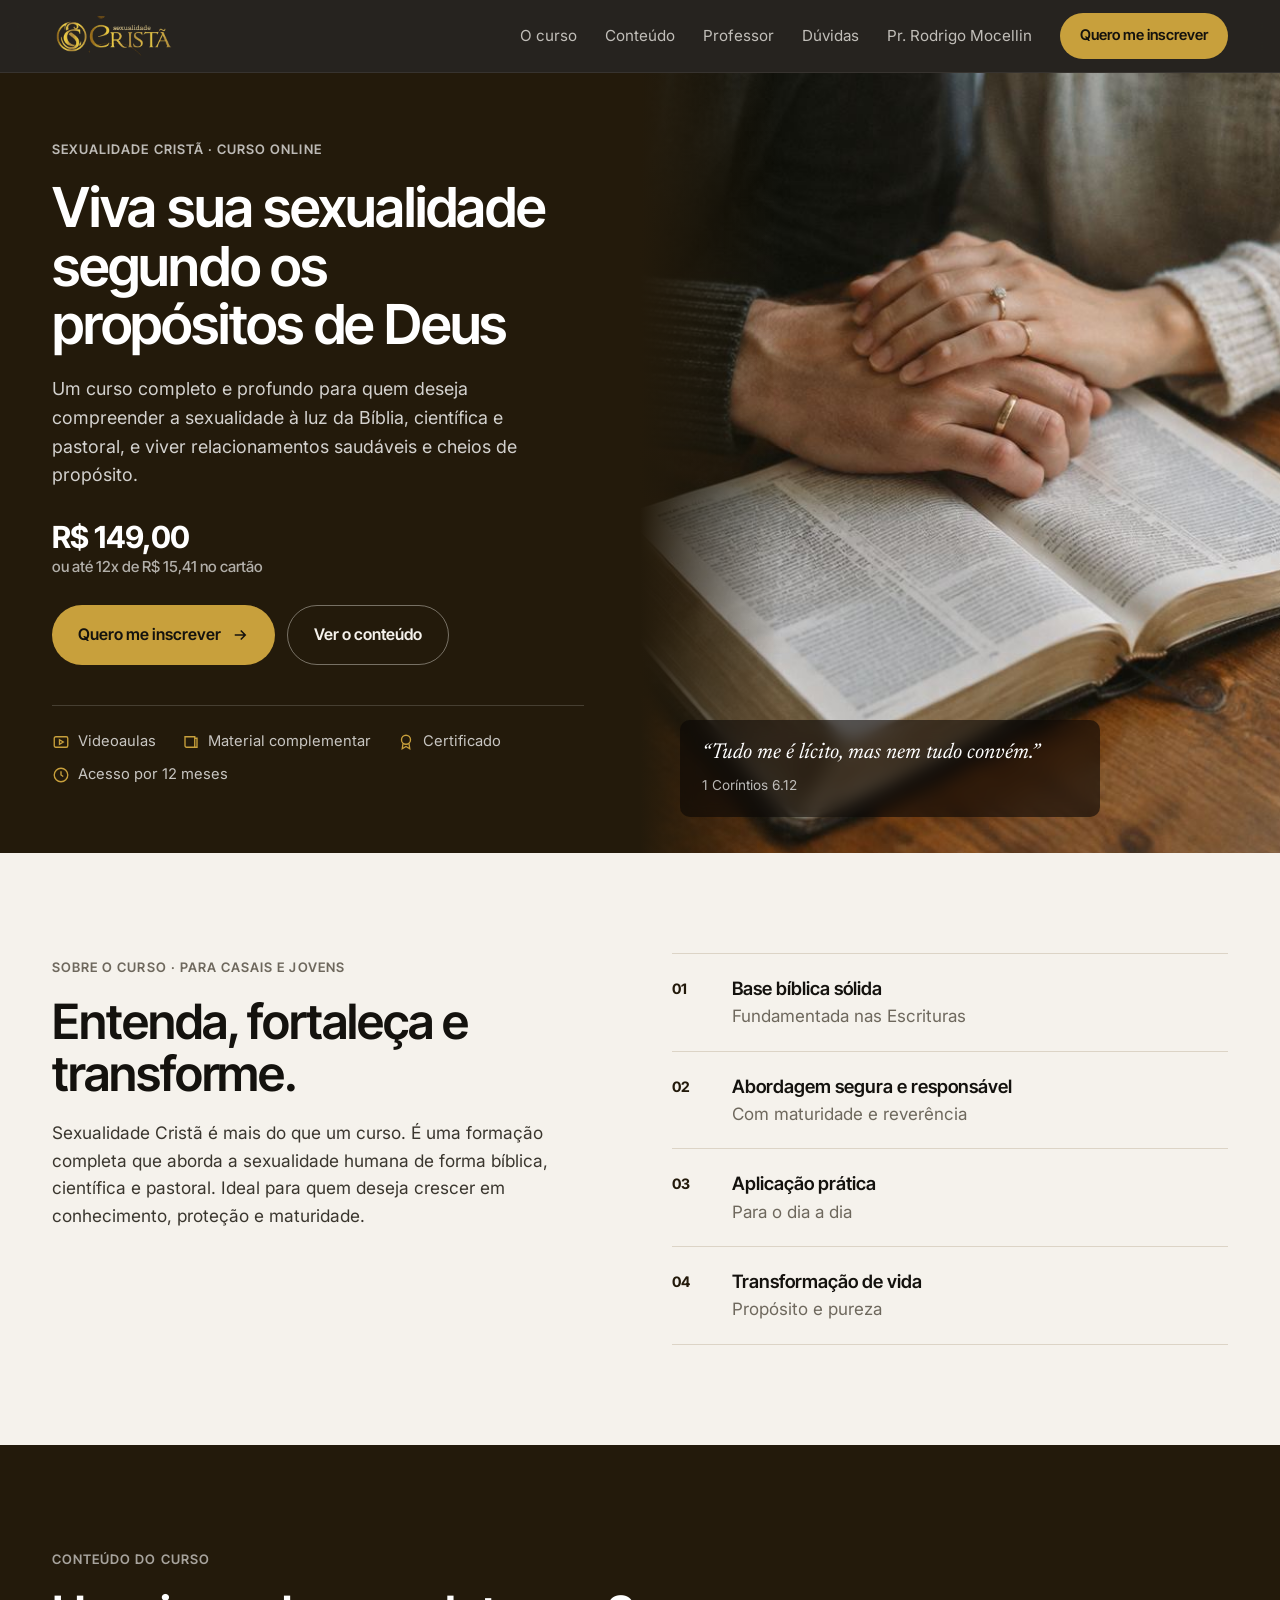
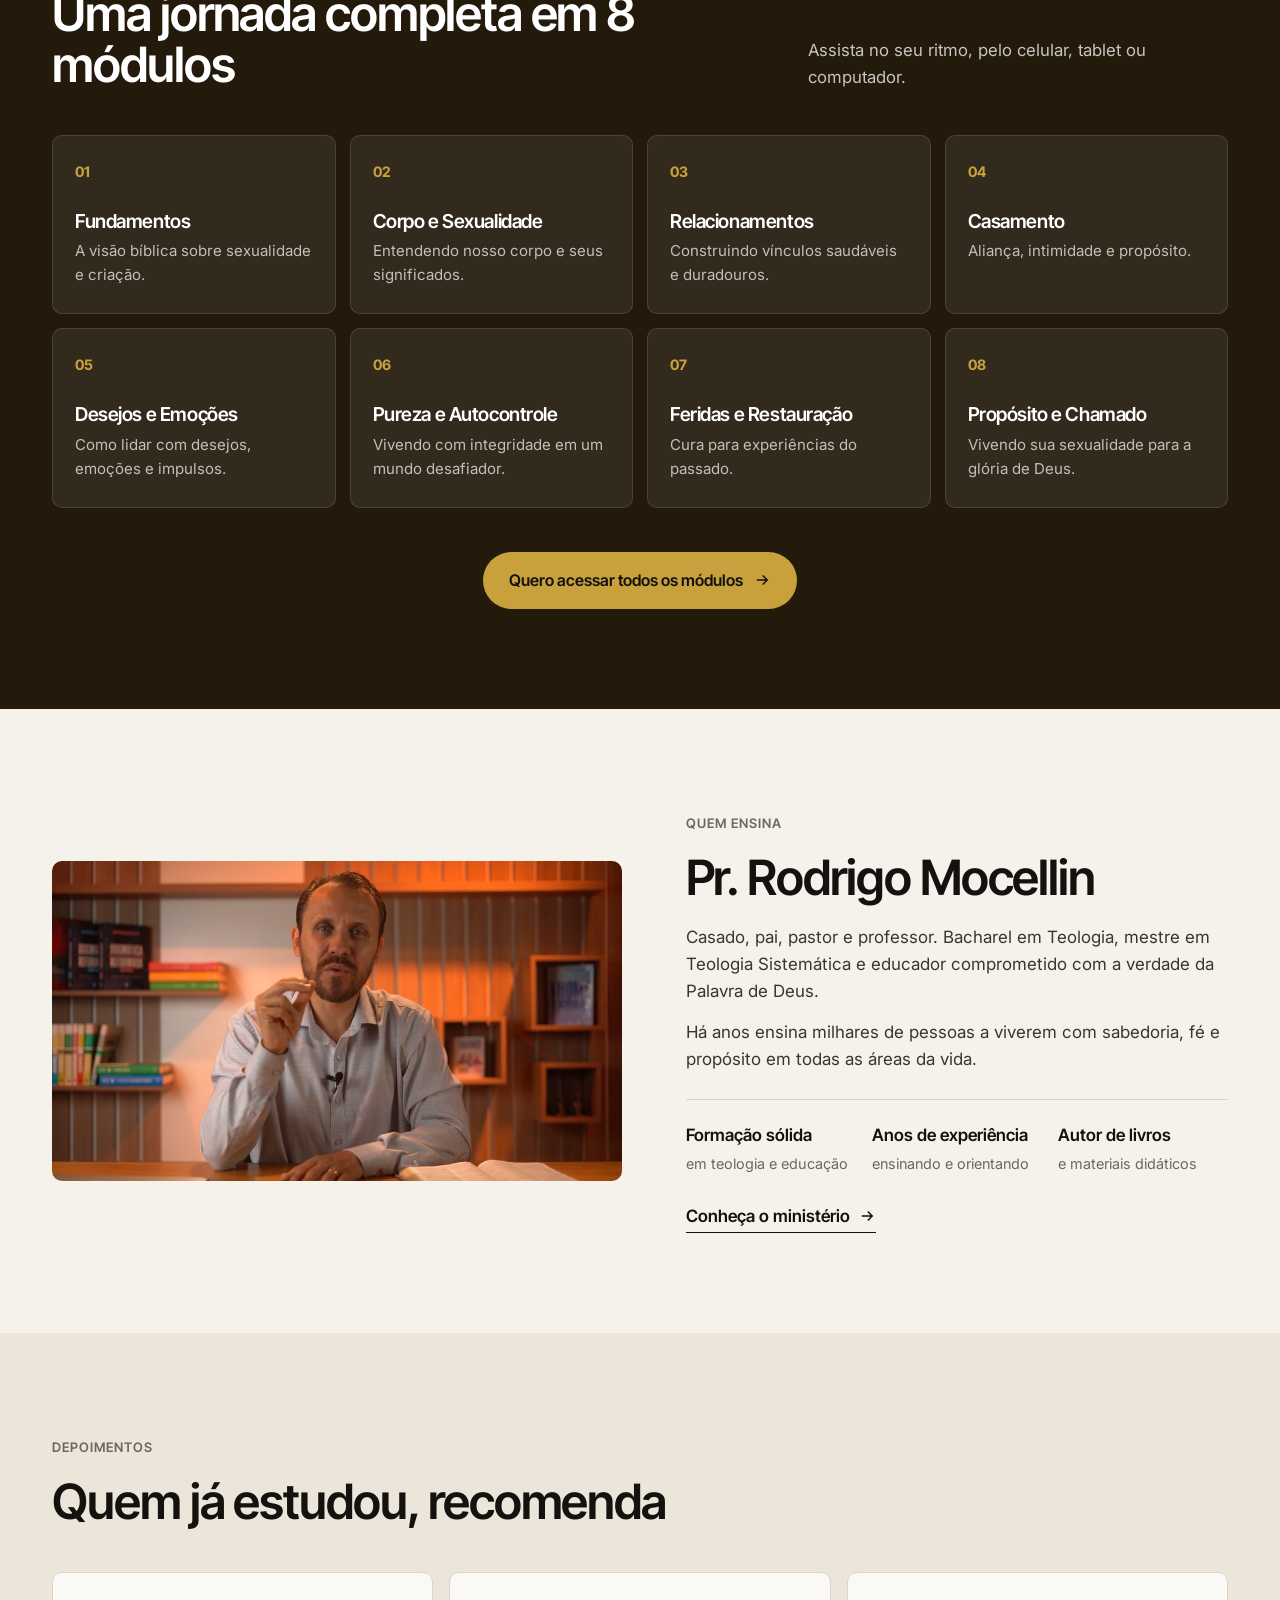
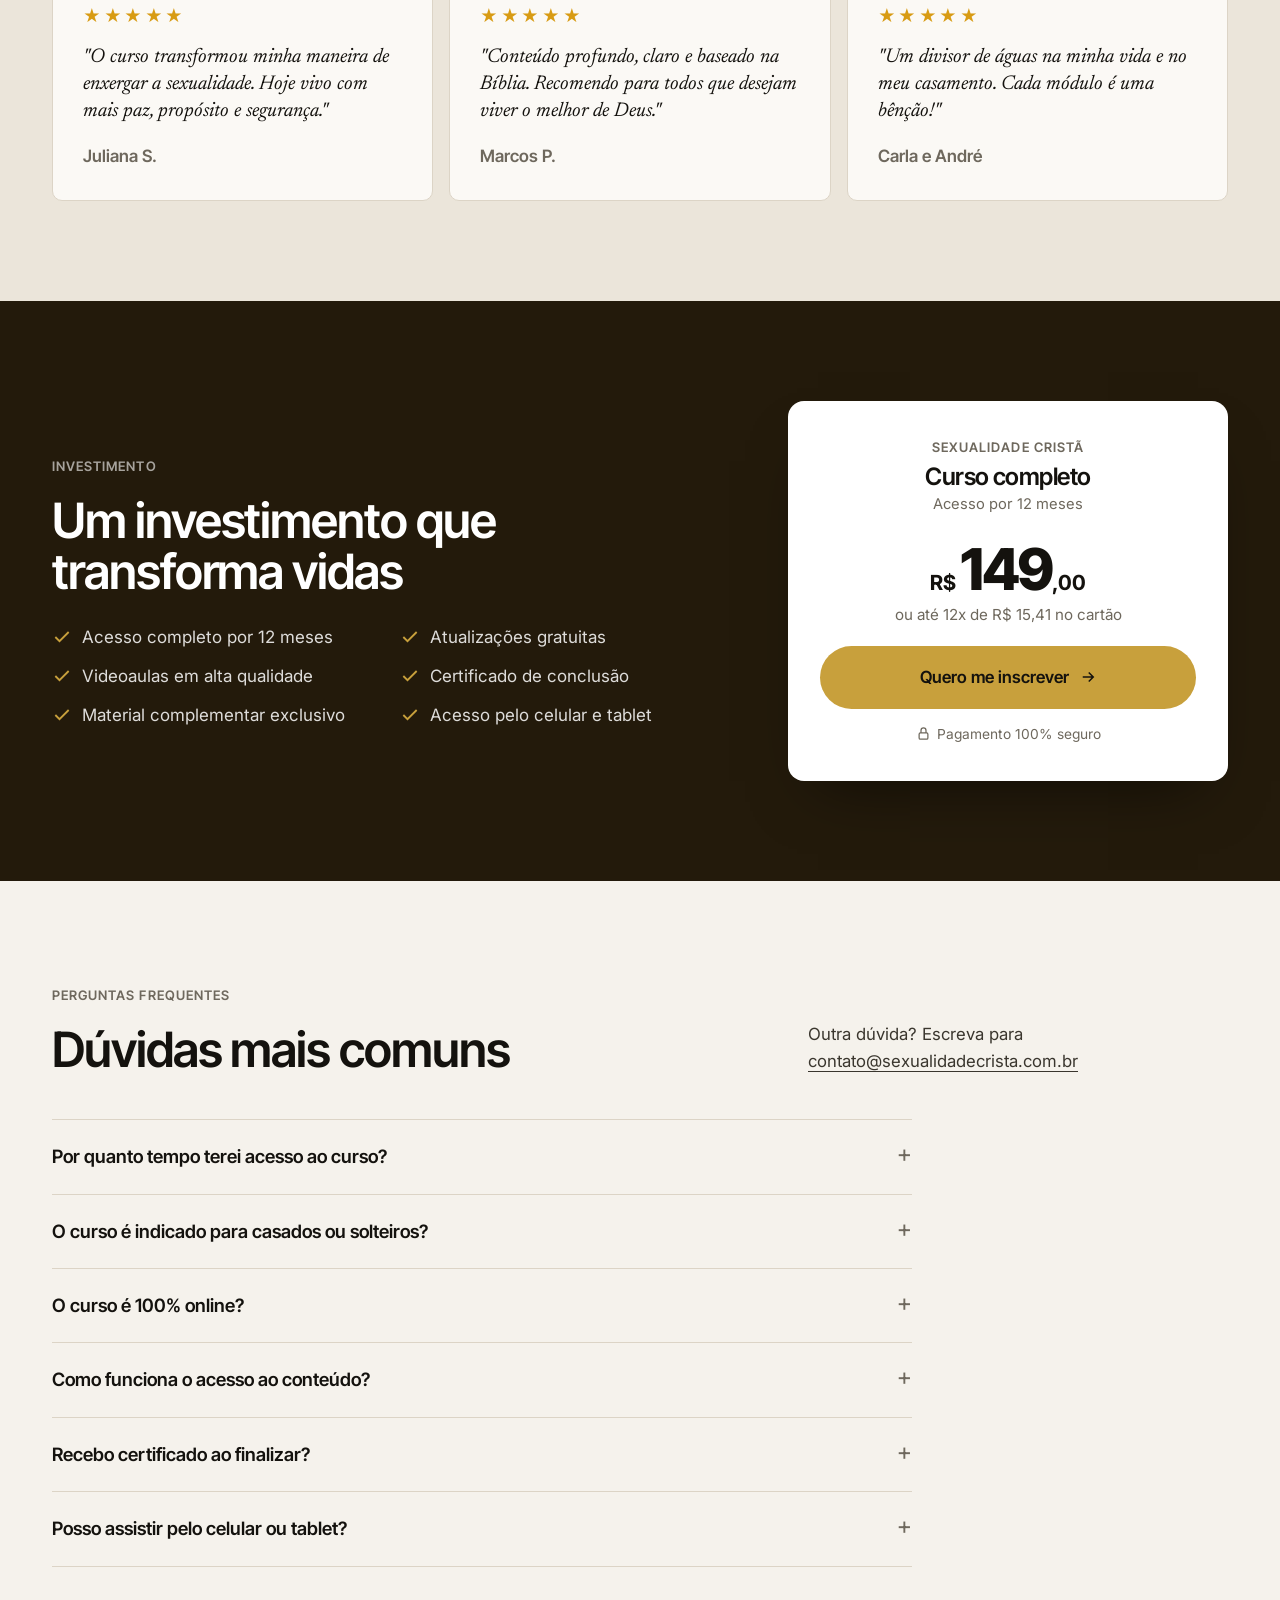
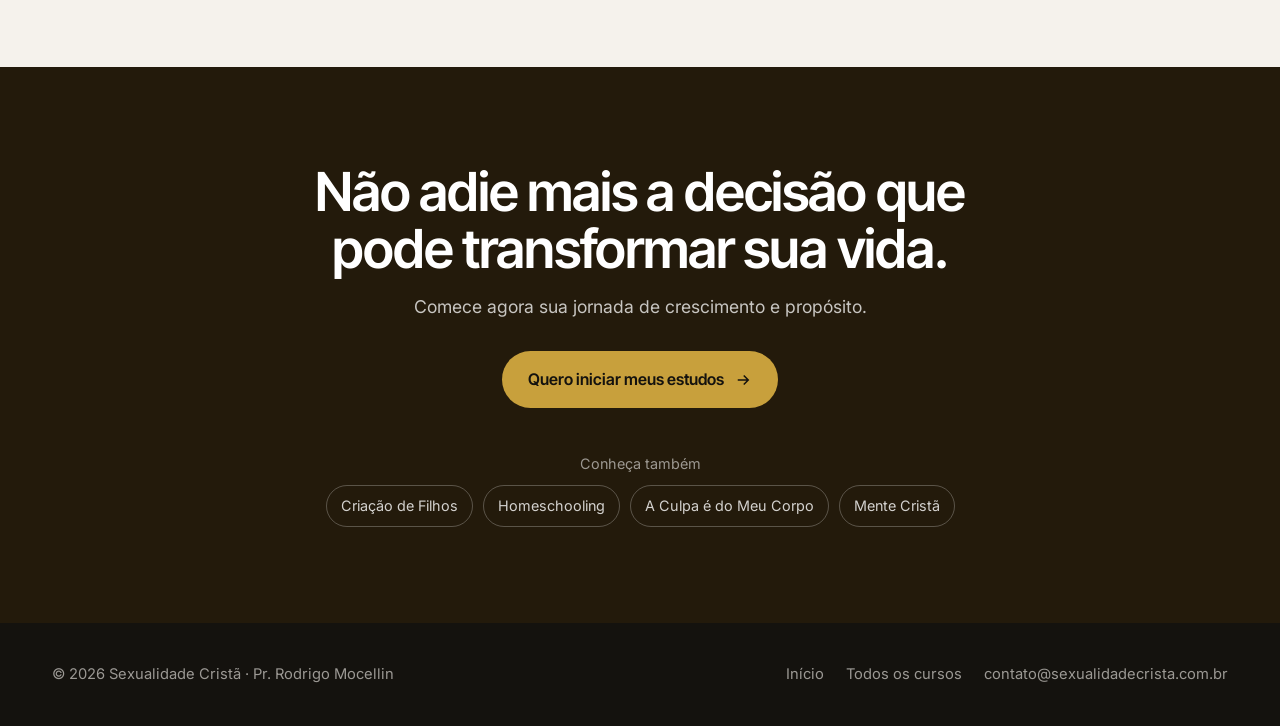
<file: sexualidadecrista/index.html>
<!DOCTYPE html>
<html lang="pt-BR">
<head>
<meta charset="UTF-8">
<meta name="viewport" content="width=device-width, initial-scale=1.0">
<title>Sexualidade Cristã: curso bíblico online | Pr. Rodrigo Mocellin</title>
<meta name="description" content="Curso online sobre sexualidade, casamento e pureza à luz da Bíblia, com abordagem bíblica, científica e pastoral. 8 módulos em vídeo e certificado.">
<link rel="canonical" href="https://prmocellin.com/sexualidadecrista/">
<meta name="robots" content="index, follow, max-image-preview:large">
<meta name="author" content="Pr. Rodrigo Mocellin">
<meta name="theme-color" content="#231A0B">
<link rel="icon" href="/favicon.ico" sizes="48x48">
<link rel="icon" type="image/png" sizes="96x96" href="/favicon-96.png">
<link rel="icon" type="image/png" sizes="192x192" href="/icon-192.png">
<link rel="apple-touch-icon" href="/apple-touch-icon.png">
<link rel="manifest" href="/site.webmanifest">
<link rel="preload" as="image" href="/assets/img/curso-sexualidade.jpg" fetchpriority="high">
<meta property="og:type" content="website">
<meta property="og:locale" content="pt_BR">
<meta property="og:site_name" content="Pr. Rodrigo Mocellin">
<meta property="og:title" content="Sexualidade Cristã: curso bíblico online | Pr. Rodrigo Mocellin">
<meta property="og:description" content="Curso online sobre sexualidade, casamento e pureza à luz da Bíblia, com abordagem bíblica, científica e pastoral. 8 módulos em vídeo e certificado.">
<meta property="og:url" content="https://prmocellin.com/sexualidadecrista/">
<meta property="og:image" content="https://prmocellin.com/assets/img/curso-sexualidade.jpg">
<meta name="twitter:card" content="summary_large_image">
<link rel="preconnect" href="https://fonts.googleapis.com">
<link rel="preconnect" href="https://fonts.gstatic.com" crossorigin>
<link href="https://fonts.googleapis.com/css2?family=Inter+Tight:wght@500;600;700;800&family=Inter:wght@400;500;600&family=Newsreader:ital,opsz,wght@1,6..72,400;1,6..72,500&display=swap" rel="stylesheet">
<link rel="stylesheet" href="/assets/site.css">
<link rel="stylesheet" href="/assets/curso.css">
<style>:root{--c:#231A0B;--accent:#C8A03C;--accent-ink:#14120E}</style>
<script src="/black-friday.js"></script>
<script type="application/ld+json">
{
 "@context": "https://schema.org",
 "@graph": [
  {
   "@type": "Course",
   "@id": "https://prmocellin.com/sexualidadecrista/#curso",
   "name": "Sexualidade Cristã",
   "description": "Curso online sobre sexualidade, casamento e pureza à luz da Bíblia, com abordagem bíblica, científica e pastoral. 8 módulos em vídeo e certificado.",
   "url": "https://prmocellin.com/sexualidadecrista/",
   "inLanguage": "pt-BR",
   "image": "https://prmocellin.com/assets/img/curso-sexualidade.jpg",
   "provider": {
    "@type": "Person",
    "@id": "https://prmocellin.com/#pastor",
    "name": "Rodrigo Mocellin",
    "url": "https://prmocellin.com/"
   },
   "audience": {
    "@type": "Audience",
    "audienceType": "Para casais e jovens"
   },
   "teaches": [
    "Base bíblica sólida",
    "Abordagem segura e responsável",
    "Aplicação prática",
    "Transformação de vida"
   ],
   "syllabusSections": [
    {
     "@type": "Syllabus",
     "name": "Fundamentos",
     "description": "A visão bíblica sobre sexualidade e criação."
    },
    {
     "@type": "Syllabus",
     "name": "Corpo e Sexualidade",
     "description": "Entendendo nosso corpo e seus significados."
    },
    {
     "@type": "Syllabus",
     "name": "Relacionamentos",
     "description": "Construindo vínculos saudáveis e duradouros."
    },
    {
     "@type": "Syllabus",
     "name": "Casamento",
     "description": "Aliança, intimidade e propósito."
    },
    {
     "@type": "Syllabus",
     "name": "Desejos e Emoções",
     "description": "Como lidar com desejos, emoções e impulsos."
    },
    {
     "@type": "Syllabus",
     "name": "Pureza e Autocontrole",
     "description": "Vivendo com integridade em um mundo desafiador."
    },
    {
     "@type": "Syllabus",
     "name": "Feridas e Restauração",
     "description": "Cura para experiências do passado."
    },
    {
     "@type": "Syllabus",
     "name": "Propósito e Chamado",
     "description": "Vivendo sua sexualidade para a glória de Deus."
    }
   ],
   "hasCourseInstance": {
    "@type": "CourseInstance",
    "courseMode": "Online",
    "instructor": {
     "@type": "Person",
     "@id": "https://prmocellin.com/#pastor",
     "name": "Rodrigo Mocellin",
     "url": "https://prmocellin.com/"
    }
   },
   "offers": {
    "@type": "Offer",
    "category": "Paid",
    "price": "149.00",
    "priceCurrency": "BRL",
    "url": "https://prmocellin.com/sexualidadecrista/#inscrever",
    "availability": "https://schema.org/InStock"
   }
  },
  {
   "@type": "FAQPage",
   "mainEntity": [
    {
     "@type": "Question",
     "name": "Por quanto tempo terei acesso ao curso?",
     "acceptedAnswer": {
      "@type": "Answer",
      "text": "Você terá acesso ao conteúdo completo por 12 meses, podendo assistir quando e quantas vezes quiser."
     }
    },
    {
     "@type": "Question",
     "name": "O curso é indicado para casados ou solteiros?",
     "acceptedAnswer": {
      "@type": "Answer",
      "text": "Para ambos. O conteúdo atende casais, noivos, solteiros e também pastores e líderes."
     }
    },
    {
     "@type": "Question",
     "name": "O curso é 100% online?",
     "acceptedAnswer": {
      "@type": "Answer",
      "text": "Sim. Todo o conteúdo é em vídeo, acessível de qualquer lugar, no seu ritmo."
     }
    },
    {
     "@type": "Question",
     "name": "Como funciona o acesso ao conteúdo?",
     "acceptedAnswer": {
      "@type": "Answer",
      "text": "Após a confirmação do pagamento, você recebe por e-mail os dados de acesso à área do aluno."
     }
    },
    {
     "@type": "Question",
     "name": "Recebo certificado ao finalizar?",
     "acceptedAnswer": {
      "@type": "Answer",
      "text": "Sim. Ao concluir todos os módulos você recebe um certificado de conclusão."
     }
    },
    {
     "@type": "Question",
     "name": "Posso assistir pelo celular ou tablet?",
     "acceptedAnswer": {
      "@type": "Answer",
      "text": "Sim. A plataforma funciona em celular, tablet e computador."
     }
    }
   ]
  },
  {
   "@type": "BreadcrumbList",
   "itemListElement": [
    {
     "@type": "ListItem",
     "position": 1,
     "name": "Início",
     "item": "https://prmocellin.com/"
    },
    {
     "@type": "ListItem",
     "position": 2,
     "name": "Sexualidade Cristã",
     "item": "https://prmocellin.com/sexualidadecrista/"
    }
   ]
  }
 ]
}
</script>
</head>
<body>
<a class="skip" href="#inicio">Pular para o conteúdo</a>

<div class="bfbar bf-only" role="region" aria-label="Black Friday">
  <div class="wrap">
    <strong>Black Friday</strong>
    <span class="t2">Sexualidade Cristã de R$ 149 por R$ 100</span>
    <span class="bf-timer"><span class="l">Termina em</span><span class="cd"><span><b data-u="d">00</b><i>d</i></span><span><b data-u="h">00</b><i>h</i></span><span><b data-u="m">00</b><i>m</i></span><span><b data-u="s">00</b><i>s</i></span></span></span>
    <a href="#inscrever">Aproveitar</a>
  </div>
</div>

<header class="site-header">
  <div class="wrap nav">
    <a href="#inicio" class="brand"><img src="/assets/img/sexualidadecrista-logo.png" alt="Sexualidade Cristã"></a>
    <nav class="nav-links" id="nav" aria-label="Menu principal">
      <a href="#curso">O curso</a>
      <a href="#conteudo">Conteúdo</a>
      <a href="#professor">Professor</a>
      <a href="#duvidas">Dúvidas</a>
      <a href="/">Pr. Rodrigo Mocellin</a>
      <a href="#inscrever" class="btn btn-accent bf-off">Quero me inscrever</a>
      <a href="#inscrever" class="btn btn-gold bf-only">Black Friday -32%</a>
    </nav>
    <button class="menu-btn" id="menuBtn" aria-label="Abrir menu" aria-expanded="false"><svg viewBox="0 0 24 24" fill="none" stroke="currentColor" stroke-width="1.8"><path d="M4 8h16M4 16h16"/></svg></button>
  </div>
</header>

<main id="inicio">
<section class="lp-hero">
  <div class="lp-copy">
    <span class="label">Sexualidade Cristã · Curso online</span>
    <h1>Viva sua sexualidade segundo os propósitos de Deus</h1>
    <p class="lead">Um curso completo e profundo para quem deseja compreender a sexualidade à luz da Bíblia, científica e pastoral, e viver relacionamentos saudáveis e cheios de propósito.</p>
    <div class="lp-price">
      <div class="bf-off"><b>R$ 149,00</b><span>ou até 12x de R$ 15,41 no cartão</span></div>
      <div class="bf-only bfp"><span class="tag">Black Friday -32%</span><div><s>R$ 149,00</s><b>R$ 100,00</b></div><span>ou em até 12x no cartão</span></div>
    </div>
    <div class="lp-actions">
      <a href="#inscrever" class="btn btn-accent bf-off">Quero me inscrever <svg viewBox="0 0 24 24" fill="none" stroke="currentColor" stroke-width="2"><path d="M5 12h14M13 6l6 6-6 6"/></svg></a>
      <a href="#inscrever" class="btn btn-gold bf-only">Garantir o desconto <svg viewBox="0 0 24 24" fill="none" stroke="currentColor" stroke-width="2"><path d="M5 12h14M13 6l6 6-6 6"/></svg></a>
      <a href="#conteudo" class="btn btn-ghost">Ver o conteúdo</a>
    </div>
    <div class="lp-feats"><span><svg viewBox="0 0 24 24" fill="none" stroke="currentColor" stroke-width="1.8"><rect x="3" y="5" width="18" height="14" rx="2"/><path d="M10 9l5 3-5 3V9z"/></svg>Videoaulas</span><span><svg viewBox="0 0 24 24" fill="none" stroke="currentColor" stroke-width="1.8"><path d="M4 5h13v14H6a2 2 0 0 1-2-2V5zM17 7h3v12H6"/></svg>Material complementar</span><span><svg viewBox="0 0 24 24" fill="none" stroke="currentColor" stroke-width="1.8"><circle cx="12" cy="9" r="6"/><path d="M8 14l-1 7 5-3 5 3-1-7"/></svg>Certificado</span><span><svg viewBox="0 0 24 24" fill="none" stroke="currentColor" stroke-width="1.8"><circle cx="12" cy="12" r="9"/><path d="M12 7v5l3 2"/></svg>Acesso por 12 meses</span></div>
  </div>
  <div class="lp-photo"><img src="/assets/img/curso-sexualidade.jpg" width="1000" height="753" alt="" fetchpriority="high"><div class="lp-quote"><p>“Tudo me é lícito, mas nem tudo convém.”</p><cite>1 Coríntios 6.12</cite></div></div>
</section>

<section class="bfs bf-only" aria-label="Black Friday">
  <div class="wrap">
    <div class="bfs-t">Black<br>Friday</div>
    <div class="bfs-p">De <s>R$ 149,00</s> por<b>R$ 100,00<em>-32%</em></b>ou em até 12x no cartão</div>
    <div class="bfs-r">
      <div class="bfx-clock bf-timer"><div class="l">A oferta termina em</div><div class="cd"><span><b data-u="d">00</b><i>dias</i></span><span><b data-u="h">00</b><i>horas</i></span><span><b data-u="m">00</b><i>min</i></span><span><b data-u="s">00</b><i>seg</i></span></div></div>
      <a data-bf-link="sexualidadecrista" href="https://sun.eduzz.com/2134811" target="_blank" rel="noopener" class="btn btn-gold">Garantir com desconto <svg viewBox="0 0 24 24" fill="none" stroke="currentColor" stroke-width="2"><path d="M5 12h14M13 6l6 6-6 6"/></svg></a>
    </div>
  </div>
</section>

<section class="sec" id="curso">
  <div class="wrap about-c">
    <div class="fade">
      <span class="label">Sobre o curso · Para casais e jovens</span>
      <h2>Entenda, fortaleça e transforme.</h2>
      <p>Sexualidade Cristã é mais do que um curso. É uma formação completa que aborda a sexualidade humana de forma bíblica, científica e pastoral. Ideal para quem deseja crescer em conhecimento, proteção e maturidade.</p>
    </div>
    <div class="points fade"><div class="point"><i>01</i><div><b>Base bíblica sólida</b><span>Fundamentada nas Escrituras</span></div></div><div class="point"><i>02</i><div><b>Abordagem segura e responsável</b><span>Com maturidade e reverência</span></div></div><div class="point"><i>03</i><div><b>Aplicação prática</b><span>Para o dia a dia</span></div></div><div class="point"><i>04</i><div><b>Transformação de vida</b><span>Propósito e pureza</span></div></div></div>
  </div>
</section>

<section class="sec dark" id="conteudo">
  <div class="wrap">
    <div class="sec-head fade"><div><span class="label">Conteúdo do curso</span><h2>Uma jornada completa em 8 módulos</h2></div><p>Assista no seu ritmo, pelo celular, tablet ou computador.</p></div>
    <div class="mods"><div class="mod fade"><i>01</i><h3>Fundamentos</h3><p>A visão bíblica sobre sexualidade e criação.</p></div><div class="mod fade"><i>02</i><h3>Corpo e Sexualidade</h3><p>Entendendo nosso corpo e seus significados.</p></div><div class="mod fade"><i>03</i><h3>Relacionamentos</h3><p>Construindo vínculos saudáveis e duradouros.</p></div><div class="mod fade"><i>04</i><h3>Casamento</h3><p>Aliança, intimidade e propósito.</p></div><div class="mod fade"><i>05</i><h3>Desejos e Emoções</h3><p>Como lidar com desejos, emoções e impulsos.</p></div><div class="mod fade"><i>06</i><h3>Pureza e Autocontrole</h3><p>Vivendo com integridade em um mundo desafiador.</p></div><div class="mod fade"><i>07</i><h3>Feridas e Restauração</h3><p>Cura para experiências do passado.</p></div><div class="mod fade"><i>08</i><h3>Propósito e Chamado</h3><p>Vivendo sua sexualidade para a glória de Deus.</p></div></div>
    <div class="center-cta"><a href="#inscrever" class="btn btn-accent">Quero acessar todos os módulos <svg viewBox="0 0 24 24" fill="none" stroke="currentColor" stroke-width="2"><path d="M5 12h14M13 6l6 6-6 6"/></svg></a></div>
  </div>
</section>

<section class="sec" id="professor">
  <div class="wrap prof">
    <img class="fade" src="/assets/img/professor.jpg" width="1000" height="563" loading="lazy" alt="Pr. Rodrigo Mocellin">
    <div class="fade">
      <span class="label">Quem ensina</span>
      <h2>Pr. Rodrigo Mocellin</h2>
      <p>Casado, pai, pastor e professor. Bacharel em Teologia, mestre em Teologia Sistemática e educador comprometido com a verdade da Palavra de Deus.</p><p>Há anos ensina milhares de pessoas a viverem com sabedoria, fé e propósito em todas as áreas da vida.</p>
      <div class="prof-facts"><div><b>Formação sólida</b><span>em teologia e educação</span></div><div><b>Anos de experiência</b><span>ensinando e orientando</span></div><div><b>Autor de livros</b><span>e materiais didáticos</span></div></div>
      <a href="/" class="arrow-link">Conheça o ministério <svg viewBox="0 0 24 24" fill="none" stroke="currentColor" stroke-width="2"><path d="M5 12h14M13 6l6 6-6 6"/></svg></a>
    </div>
  </div>
</section>

<section class="sec" id="depoimentos" style="background:var(--paper-2)">
  <div class="wrap">
    <div class="sec-head fade"><div><span class="label">Depoimentos</span><h2>Quem já estudou, recomenda</h2></div></div>
    <div class="depos"><div class="depo fade"><div class="stars">★★★★★</div><p>&quot;O curso transformou minha maneira de enxergar a sexualidade. Hoje vivo com mais paz, propósito e segurança.&quot;</p><cite>Juliana S.</cite></div><div class="depo fade"><div class="stars">★★★★★</div><p>&quot;Conteúdo profundo, claro e baseado na Bíblia. Recomendo para todos que desejam viver o melhor de Deus.&quot;</p><cite>Marcos P.</cite></div><div class="depo fade"><div class="stars">★★★★★</div><p>&quot;Um divisor de águas na minha vida e no meu casamento. Cada módulo é uma bênção!&quot;</p><cite>Carla e André</cite></div></div>
  </div>
</section>

<section class="sec dark" id="inscrever">
  <div class="wrap invest">
    <div class="fade">
      <span class="label">Investimento</span>
      <h2>Um investimento que transforma vidas</h2>
      <div class="incl"><div><svg viewBox="0 0 24 24" fill="none" stroke="currentColor" stroke-width="2.2"><path d="M20 6L9 17l-5-5"/></svg><span>Acesso completo por 12 meses</span></div><div><svg viewBox="0 0 24 24" fill="none" stroke="currentColor" stroke-width="2.2"><path d="M20 6L9 17l-5-5"/></svg><span>Atualizações gratuitas</span></div><div><svg viewBox="0 0 24 24" fill="none" stroke="currentColor" stroke-width="2.2"><path d="M20 6L9 17l-5-5"/></svg><span>Videoaulas em alta qualidade</span></div><div><svg viewBox="0 0 24 24" fill="none" stroke="currentColor" stroke-width="2.2"><path d="M20 6L9 17l-5-5"/></svg><span>Certificado de conclusão</span></div><div><svg viewBox="0 0 24 24" fill="none" stroke="currentColor" stroke-width="2.2"><path d="M20 6L9 17l-5-5"/></svg><span>Material complementar exclusivo</span></div><div><svg viewBox="0 0 24 24" fill="none" stroke="currentColor" stroke-width="2.2"><path d="M20 6L9 17l-5-5"/></svg><span>Acesso pelo celular e tablet</span></div></div>
    </div>
    <div class="pcard fade">
      <div class="lbl">Sexualidade Cristã</div>
      <h3>Curso completo</h3>
      <div class="acc">Acesso por 12 meses</div>
      <div class="bf-only"><span class="tag">Black Friday · 32% OFF</span><div class="de">De <s>R$ 149,00</s> por</div></div>
      <div class="now bf-off"><small>R$ </small>149<small>,00</small></div>
      <div class="x bf-off">ou até 12x de R$ 15,41 no cartão</div>
      <div class="now bf-only"><small>R$ </small>100<small>,00</small></div>
      <div class="x bf-only">ou em até 12x no cartão</div>
      <div class="bfx-clock bf-timer bf-only"><div class="l">Oferta termina em</div><div class="cd"><span><b data-u="d">00</b><i>dias</i></span><span><b data-u="h">00</b><i>horas</i></span><span><b data-u="m">00</b><i>min</i></span><span><b data-u="s">00</b><i>seg</i></span></div></div>
      <a data-bf-link="sexualidadecrista" href="https://sun.eduzz.com/2134811" target="_blank" rel="noopener" class="btn btn-accent">Quero me inscrever <svg viewBox="0 0 24 24" fill="none" stroke="currentColor" stroke-width="2"><path d="M5 12h14M13 6l6 6-6 6"/></svg></a>
      <div class="sec-note"><svg viewBox="0 0 24 24" fill="none" stroke="currentColor" stroke-width="2"><rect x="5" y="11" width="14" height="10" rx="2"/><path d="M8 11V7a4 4 0 0 1 8 0v4"/></svg> Pagamento 100% seguro</div>
    </div>
  </div>
</section>

<section class="sec" id="duvidas">
  <div class="wrap">
    <div class="sec-head fade"><div><span class="label">Perguntas frequentes</span><h2>Dúvidas mais comuns</h2></div><p>Outra dúvida? Escreva para <a href="mailto:contato@sexualidadecrista.com.br" style="border-bottom:1.5px solid currentColor">contato@sexualidadecrista.com.br</a></p></div>
    <div class="faq fade"><details><summary>Por quanto tempo terei acesso ao curso?</summary><p>Você terá acesso ao conteúdo completo por 12 meses, podendo assistir quando e quantas vezes quiser.</p></details><details><summary>O curso é indicado para casados ou solteiros?</summary><p>Para ambos. O conteúdo atende casais, noivos, solteiros e também pastores e líderes.</p></details><details><summary>O curso é 100% online?</summary><p>Sim. Todo o conteúdo é em vídeo, acessível de qualquer lugar, no seu ritmo.</p></details><details><summary>Como funciona o acesso ao conteúdo?</summary><p>Após a confirmação do pagamento, você recebe por e-mail os dados de acesso à área do aluno.</p></details><details><summary>Recebo certificado ao finalizar?</summary><p>Sim. Ao concluir todos os módulos você recebe um certificado de conclusão.</p></details><details><summary>Posso assistir pelo celular ou tablet?</summary><p>Sim. A plataforma funciona em celular, tablet e computador.</p></details></div>
  </div>
</section>

<section class="dark final">
  <div class="wrap fade">
    <h2>Não adie mais a decisão que pode transformar sua vida.</h2>
    <p class="bf-off">Comece agora sua jornada de crescimento e propósito.</p>
    <p class="bf-only bf-timer">O preço de Black Friday acaba em <span class="cd"><span><b data-u="d">00</b><i>d</i></span><span><b data-u="h">00</b><i>h</i></span><span><b data-u="m">00</b><i>m</i></span><span><b data-u="s">00</b><i>s</i></span></span></p>
    <a data-bf-link="sexualidadecrista" href="https://sun.eduzz.com/2134811" target="_blank" rel="noopener" class="btn btn-accent">Quero iniciar meus estudos <svg viewBox="0 0 24 24" fill="none" stroke="currentColor" stroke-width="2"><path d="M5 12h14M13 6l6 6-6 6"/></svg></a>
    <div class="more"><span style="width:100%;font-size:.9rem;color:rgba(255,255,255,.55)">Conheça também</span><a href="/criacaodefilhos/">Criação de Filhos</a><a href="/homeschooling/">Homeschooling</a><a href="/culpadomeucorpo/">A Culpa é do Meu Corpo</a><a href="/mentecrista/">Mente Cristã</a></div>
  </div>
</section>
</main>

<footer class="site-footer">
  <div class="wrap foot">
    <span>© 2026 Sexualidade Cristã · Pr. Rodrigo Mocellin</span>
    <nav><a href="/">Início</a><a href="/#cursos">Todos os cursos</a><a href="mailto:contato@sexualidadecrista.com.br">contato@sexualidadecrista.com.br</a></nav>
  </div>
</footer>
<script src="/assets/site.js"></script>
</body>
</html>
</file>
<file: assets/site.css>
/* Estilo compartilhado: home e páginas de curso */
:root{
  --ink:#14120E; --ink-2:#1E1B16; --paper:#F5F2EC; --paper-2:#EBE5DA; --line:#DCD4C6;
  --text-2:#3A362E; --muted:#6E685D; --gold:#D89B13; --gold-2:#E8AE2C;
  --head:'Inter Tight',system-ui,sans-serif; --body:'Inter',system-ui,sans-serif; --serif:'Newsreader',Georgia,serif;
  --c:var(--ink); --accent:var(--gold); --accent-ink:var(--ink);
}
*{box-sizing:border-box;margin:0;padding:0}
html{scroll-behavior:smooth;scroll-padding-top:calc(var(--bfh,0px) + 76px)}
body{font-family:var(--body);font-size:17px;line-height:1.6;color:var(--ink);background:var(--paper);-webkit-font-smoothing:antialiased;overflow-x:clip}
img{display:block;max-width:100%}
a{color:inherit;text-decoration:none}
.wrap{max-width:1240px;margin:0 auto;padding:0 32px}
h1,h2,h3,h4{font-family:var(--head);font-weight:600;letter-spacing:-.022em;line-height:1.06}
em.s{font-family:var(--serif);font-style:italic;font-weight:400;letter-spacing:-.01em}
.skip{position:absolute;left:12px;top:-60px;z-index:100;background:var(--gold);color:var(--ink);font-family:var(--head);font-weight:700;padding:10px 16px;border-radius:8px;transition:top .2s}
.skip:focus{top:12px}
:focus-visible{outline:3px solid var(--gold);outline-offset:3px;border-radius:4px}
.label{display:inline-block;font-family:var(--head);font-size:.82rem;font-weight:600;letter-spacing:.08em;text-transform:uppercase;color:var(--muted);margin-bottom:18px}

/* Botões */
.btn{display:inline-flex;align-items:center;justify-content:center;gap:10px;font-family:var(--head);font-weight:600;font-size:1rem;padding:16px 26px;border-radius:999px;transition:background .2s,color .2s,border-color .2s,filter .2s;cursor:pointer}
.btn svg{width:18px;height:18px;transition:transform .2s}
.btn:hover svg{transform:translateX(3px)}
.btn-gold{background:var(--gold);color:var(--ink)}
.btn-gold:hover{background:var(--gold-2)}
.btn-accent{background:var(--accent);color:var(--accent-ink)}
.btn-accent:hover{filter:brightness(1.08)}
.btn-ink{background:var(--ink);color:var(--paper)}
.btn-ink:hover{background:#2b2720}
.btn-ghost{border:1.5px solid rgba(245,242,236,.4);color:var(--paper)}
.btn-ghost:hover{border-color:var(--paper)}
.btn-line{border:1.5px solid var(--ink);color:var(--ink)}
.btn-line:hover{background:var(--ink);color:var(--paper)}

/* Black Friday: liga/desliga (classe .bf no <html> vem do black-friday.js) */
html:not(.bf) .bf-only{display:none!important}
html.bf .bf-off{display:none!important}
.cd{display:inline-flex;gap:6px;font-family:var(--head);font-variant-numeric:tabular-nums}
.cd>span{display:inline-flex;align-items:baseline;gap:2px}
.cd b{font-weight:700}
.cd i{font-style:normal;opacity:.65;font-size:.82em}

/* Faixa fixa do topo */
.bfbar{position:sticky;top:0;z-index:60;background:var(--gold);color:var(--ink);font-size:.92rem;font-weight:500}
.bfbar .wrap{display:flex;align-items:center;justify-content:center;flex-wrap:wrap;gap:6px 22px;min-height:44px;padding-top:7px;padding-bottom:7px}
.bfbar strong{font-family:var(--head);font-weight:800;text-transform:uppercase;letter-spacing:.04em}
.bfbar .l{opacity:.75;margin-right:6px}
.bfbar a{font-family:var(--head);font-weight:700;border-bottom:1.5px solid var(--ink)}

/* Menu */
.site-header{position:sticky;top:var(--bfh,0px);z-index:50;background:rgba(20,18,14,.92);backdrop-filter:blur(14px);-webkit-backdrop-filter:blur(14px);color:var(--paper);border-bottom:1px solid rgba(245,242,236,.08)}
.nav{display:flex;align-items:center;justify-content:space-between;gap:20px;height:72px}
.brand{font-family:var(--head);font-weight:700;font-size:1.1rem;letter-spacing:-.01em;line-height:1.1}
.brand small{display:block;font-weight:500;font-size:.74rem;color:rgba(245,242,236,.55);letter-spacing:0}
.brand img{height:40px;width:auto}
.nav-links{display:flex;align-items:center;gap:clamp(16px,2.2vw,28px);font-size:.95rem}
.nav-links a:not(.btn){color:rgba(245,242,236,.75)}
.nav-links a:not(.btn):hover{color:var(--paper)}
.nav-links .btn{padding:11px 20px;font-size:.92rem;white-space:nowrap}
.nav-links a{white-space:nowrap}
.menu-btn{display:none;width:44px;height:44px;background:none;border:0;color:var(--paper);cursor:pointer}
.menu-btn svg{width:26px;height:26px}

/* ====== BLACK FRIDAY: seção de ofertas (home) ====== */
.bfx{position:relative;background:#0B0A08;color:var(--paper);padding:84px 0 96px;overflow:hidden;border-top:5px solid var(--gold);border-bottom:5px solid var(--gold)}
.bfx::before{content:"";position:absolute;inset:0;background:radial-gradient(55% 60% at 85% 0%,rgba(216,155,19,.28),transparent 70%),radial-gradient(40% 50% at 0% 100%,rgba(216,155,19,.12),transparent 70%);pointer-events:none}
.bfx .wrap{position:relative}
.bfx-kick{display:inline-flex;align-items:center;gap:8px;font-family:var(--head);font-weight:800;font-size:.86rem;letter-spacing:.12em;text-transform:uppercase;color:var(--ink);background:var(--gold);padding:8px 16px;border-radius:999px}
.bfx-title{font-family:var(--head);font-weight:800;text-transform:uppercase;font-size:clamp(3.4rem,12.4vw,11.6rem);line-height:.84;letter-spacing:-.05em;color:var(--gold);margin:24px 0 30px}
.bfx-row{display:flex;flex-wrap:wrap;align-items:flex-end;justify-content:space-between;gap:28px;margin-bottom:52px}
.bfx-big{font-family:var(--head);font-size:clamp(1.7rem,3.4vw,2.9rem);font-weight:600;line-height:1.08;letter-spacing:-.025em}
.bfx-big b{color:var(--gold);font-weight:800}
.bfx-clock .l{font-family:var(--head);font-size:.86rem;font-weight:600;letter-spacing:.06em;text-transform:uppercase;color:rgba(245,242,236,.7);margin-bottom:10px}
.bfx-clock .cd{gap:8px}
.bfx-clock .cd>span{flex-direction:column;align-items:center;gap:2px;min-width:84px;padding:14px 8px 10px;background:var(--gold);color:var(--ink);border-radius:12px}
.bfx-clock .cd b{font-size:2.7rem;font-weight:800;line-height:1;letter-spacing:-.03em}
.bfx-clock .cd i{font-size:.72rem;font-weight:700;opacity:.7;text-transform:uppercase;letter-spacing:.06em}
.bfx-grid{display:grid;grid-template-columns:repeat(5,1fr);gap:14px}
.bfx-card{display:flex;flex-direction:column;background:#1A1712;border:1px solid rgba(216,155,19,.3);border-radius:14px;overflow:hidden;transition:transform .25s,border-color .25s,box-shadow .25s}
.bfx-card:hover{transform:translateY(-6px);border-color:var(--gold);box-shadow:0 24px 40px -22px rgba(216,155,19,.5)}
.bfx-ph{position:relative;aspect-ratio:4/3;overflow:hidden}
.bfx-ph img{width:100%;height:100%;object-fit:cover}
.bfx-off{position:absolute;left:12px;bottom:12px;background:var(--gold);color:var(--ink);font-family:var(--head);font-weight:800;font-size:1.55rem;letter-spacing:-.03em;padding:2px 12px;border-radius:8px;line-height:1.25}
.bfx-bd{display:flex;flex-direction:column;flex:1;padding:16px 16px 18px}
.bfx-n{overflow-wrap:break-word;hyphens:auto;font-family:var(--head);font-weight:600;font-size:1.06rem;line-height:1.25;margin-bottom:14px}
.bfx-p{margin-top:auto;font-family:var(--head);line-height:1.1}
.bfx-p s{display:block;opacity:.5;font-size:.9rem;margin-bottom:2px}
.bfx-p b{display:block;white-space:nowrap;font-size:2rem;font-weight:800;color:var(--gold);letter-spacing:-.03em}
.bfx-go{white-space:nowrap;margin-top:14px;display:flex;align-items:center;justify-content:center;gap:8px;background:var(--gold);color:var(--ink);font-family:var(--head);font-weight:700;padding:12px;border-radius:999px;font-size:.94rem;transition:background .2s}
.bfx-card:hover .bfx-go{background:var(--gold-2)}

/* ====== BLACK FRIDAY: faixa das páginas de curso ====== */
.bfs{position:relative;background:#0B0A08;color:var(--paper);border-top:5px solid var(--gold);border-bottom:5px solid var(--gold);overflow:hidden}
.bfs::before{content:"";position:absolute;inset:0;background:radial-gradient(50% 80% at 90% 0%,rgba(216,155,19,.25),transparent 70%);pointer-events:none}
.bfs .wrap{position:relative;display:grid;grid-template-columns:auto 1fr auto;align-items:center;gap:24px 48px;padding-top:44px;padding-bottom:44px}
.bfs-t{font-family:var(--head);font-weight:800;text-transform:uppercase;font-size:clamp(2.6rem,5.4vw,4.6rem);line-height:.86;letter-spacing:-.045em;color:var(--gold)}
.bfs-p{font-family:var(--head);font-size:1.15rem;line-height:1.2}
.bfs-p s{opacity:.55}
.bfs-p b{display:block;font-size:clamp(2.4rem,4.4vw,3.6rem);font-weight:800;color:var(--paper);letter-spacing:-.035em;line-height:1.05}
.bfs-p em{font-style:normal;display:inline-block;background:var(--gold);color:var(--ink);font-weight:800;font-size:1rem;padding:3px 10px;border-radius:999px;margin-left:8px;vertical-align:middle}
.bfs-r{display:flex;flex-direction:column;align-items:flex-end;gap:16px}
.bfs .bfx-clock .cd>span{min-width:66px;padding:10px 6px 8px}
.bfs .bfx-clock .cd b{font-size:2rem}

/* Rodapé */
.site-footer{background:var(--ink);color:rgba(245,242,236,.6);font-size:.92rem;padding:40px 0}
.foot{display:flex;flex-wrap:wrap;align-items:center;justify-content:space-between;gap:20px}
.foot nav{display:flex;flex-wrap:wrap;gap:8px 22px}
.foot a:hover{color:var(--paper)}

/* Entrada suave */
.js .fade{opacity:0;transform:translateY(14px);transition:opacity .7s ease,transform .7s ease}
.js .fade.in{opacity:1;transform:none}
@media(prefers-reduced-motion:reduce){.js .fade{opacity:1;transform:none;transition:none}}

@media(max-width:1100px){
  .bfx-grid{grid-template-columns:repeat(3,1fr)}
  .bfs .wrap{grid-template-columns:1fr auto}
  .bfs-r{grid-column:1/-1;flex-direction:row;justify-content:space-between;align-items:center;flex-wrap:wrap}
}
@media(max-width:980px){.bfbar .l{display:none}}
@media(max-width:860px){
  body{font-size:16px}
  .wrap{padding:0 20px}
  .nav{height:64px}
  .nav-links{display:none;position:absolute;top:100%;left:0;right:0;flex-direction:column;align-items:stretch;gap:0;background:var(--ink);padding:6px 20px 20px;border-bottom:1px solid rgba(245,242,236,.1)}
  .nav-links.open{display:flex}
  .nav-links a:not(.btn){padding:14px 0;border-bottom:1px solid rgba(245,242,236,.1);font-size:1.05rem}
  .nav-links .btn{margin-top:16px;padding:15px}
  .menu-btn{display:grid;place-items:center}
  html{scroll-padding-top:calc(var(--bfh,0px) + 68px)}
  .brand img{height:34px}
  .bfbar .wrap{gap:4px 14px;font-size:.84rem;justify-content:space-between}
  .bfbar .t2,.bfbar .l{display:none}
}
@media(max-width:640px){
  .bfx{padding:60px 0 68px}
  .bfx-title{margin:18px 0 22px}
  .bfx-row{margin-bottom:36px}
  .bfx-clock{width:100%}
  .bfx-clock .cd{display:flex}
  .bfx-clock .cd>span{flex:1;min-width:0}
  .bfx-clock .cd b{font-size:2.2rem}
  .bfx-grid{grid-template-columns:1fr 1fr;gap:12px}
  .bfx-card:last-child{grid-column:1/-1}
  .bfx-card:last-child .bfx-ph{aspect-ratio:16/8}
  .bfx-off{font-size:1.25rem}
  .bfx-bd{padding:14px 14px 16px}
  .bfx-n{font-size:.98rem}
  .bfx-p b{font-size:1.7rem}
  .bfx-go{font-size:.86rem;padding:11px 8px}
}
@media(max-width:420px){
  .bfbar .wrap{flex-wrap:nowrap;gap:8px;font-size:.78rem;padding-left:14px;padding-right:14px}
  .bfbar strong{letter-spacing:0}
  .bfbar .cd{gap:3px}
  .bfbar a{white-space:nowrap}
  .bfs .wrap{grid-template-columns:1fr;gap:18px;padding-top:36px;padding-bottom:36px}
  .bfs-r{flex-direction:column;align-items:stretch}
  .bfs .bfx-clock .cd>span{min-width:0}
  .site-footer .foot{flex-direction:column;align-items:flex-start}
}
</file>
<file: assets/curso.css>
/* Páginas de curso (cada página define --c, --accent e --accent-ink) */
.sec{padding:100px 0}
.sec-head{display:flex;align-items:flex-end;justify-content:space-between;flex-wrap:wrap;gap:20px 48px;margin-bottom:44px}
.sec-head h2{font-size:clamp(2.1rem,3.8vw,3.2rem);max-width:640px}
.sec-head p{color:var(--text-2);font-size:1.05rem;max-width:420px}
.dark{background:var(--c);color:#fff}
.dark .label{color:rgba(255,255,255,.6)}
.dark .sec-head p{color:rgba(255,255,255,.75)}

/* Hero */
.lp-hero{display:grid;grid-template-columns:minmax(0,1fr) minmax(0,1fr);background:var(--c);color:#fff;min-height:min(780px,calc(100vh - var(--bfh,0px) - 72px))}
.lp-copy{display:flex;flex-direction:column;justify-content:center;padding:64px 56px 64px max(32px,calc((100vw - 1240px)/2 + 32px))}
.lp-copy .label{color:rgba(255,255,255,.7)}
.lp-copy h1{font-size:clamp(2.5rem,4.3vw,4.1rem);margin-bottom:22px}
.lp-copy .lead{font-size:1.12rem;color:rgba(255,255,255,.8);max-width:520px;margin-bottom:28px}
.lp-price{font-family:var(--head);margin-bottom:28px;line-height:1.3}
.lp-price b{font-size:1.9rem;font-weight:700;letter-spacing:-.02em}
.lp-price span{display:block;color:rgba(255,255,255,.65);font-size:.95rem;font-weight:500}
.lp-price .tag{display:inline-block;background:var(--gold);color:var(--ink);font-weight:800;font-size:.8rem;text-transform:uppercase;letter-spacing:.06em;padding:5px 12px;border-radius:999px;margin-bottom:10px}
.lp-price s{opacity:.55;font-size:1.1rem;margin-right:8px}
.lp-price .bfp b{color:var(--gold);font-size:2.3rem}
.lp-actions{display:flex;flex-wrap:wrap;gap:12px}
.lp-feats{display:flex;flex-wrap:wrap;gap:10px 26px;margin-top:40px;padding-top:24px;border-top:1px solid rgba(255,255,255,.16);font-size:.92rem;color:rgba(255,255,255,.75)}
.lp-feats span{display:inline-flex;align-items:center;gap:8px}
.lp-feats svg{width:18px;height:18px;color:var(--accent)}
.lp-photo{position:relative;overflow:hidden}
.lp-photo img{position:absolute;inset:0;width:100%;height:100%;object-fit:cover}
.lp-photo::before{content:"";position:absolute;inset:0;z-index:1;background:linear-gradient(90deg,var(--c) 0%,transparent 22%)}
.lp-quote{position:absolute;z-index:2;left:40px;right:40px;bottom:36px;max-width:420px;padding:20px 22px;background:rgba(10,8,5,.6);backdrop-filter:blur(8px);-webkit-backdrop-filter:blur(8px);border-radius:10px;color:#fff}
.lp-quote p{font-family:var(--serif);font-style:italic;font-size:1.35rem;line-height:1.25}
.lp-quote cite{display:block;margin-top:8px;font-style:normal;font-size:.85rem;color:rgba(255,255,255,.7)}

/* Sobre o curso */
.about-c{display:grid;grid-template-columns:1fr 1fr;gap:64px;align-items:start}
.about-c h2{font-size:clamp(2.1rem,3.8vw,3.2rem);margin-bottom:20px}
.about-c > div > p{color:var(--text-2);font-size:1.08rem}
.points{border-top:1px solid var(--line)}
.point{display:grid;grid-template-columns:48px 1fr;gap:12px;padding:20px 0;border-bottom:1px solid var(--line)}
.point i{font-style:normal;font-family:var(--head);font-weight:700;color:var(--c);font-size:.9rem;padding-top:3px}
.point b{display:block;font-family:var(--head);font-weight:600;font-size:1.15rem}
.point span{color:var(--muted)}

/* Conteúdo */
.mods{display:grid;grid-template-columns:repeat(4,1fr);gap:14px}
.mod{padding:24px 22px 26px;border-radius:10px;background:rgba(255,255,255,.07);border:1px solid rgba(255,255,255,.12)}
.mod i{display:block;font-style:normal;font-family:var(--head);font-weight:700;font-size:.9rem;color:var(--accent);margin-bottom:28px}
.mod h3{font-size:1.2rem;margin-bottom:8px}
.mod p{font-size:.94rem;color:rgba(255,255,255,.7)}
.center-cta{text-align:center;margin-top:44px}

/* Professor */
.prof{display:grid;grid-template-columns:1.05fr 1fr;gap:64px;align-items:center}
.prof img{width:100%;height:auto;border-radius:10px}
.prof h2{font-size:clamp(2.1rem,3.8vw,3.2rem);margin-bottom:20px}
.prof p{color:var(--text-2);font-size:1.06rem;margin-bottom:14px}
.prof-facts{display:grid;grid-template-columns:repeat(3,1fr);gap:16px;margin:26px 0;padding-top:22px;border-top:1px solid var(--line)}
.prof-facts b{display:block;font-family:var(--head);font-weight:600}
.prof-facts span{font-size:.9rem;color:var(--muted)}
.arrow-link{display:inline-flex;align-items:center;gap:8px;font-family:var(--head);font-weight:600;border-bottom:1.5px solid currentColor;padding-bottom:2px}
.arrow-link svg{width:18px;height:18px}

/* Depoimentos */
.depos{display:grid;grid-template-columns:repeat(3,1fr);gap:16px}
.depo{padding:30px;border-radius:10px;background:#FBF9F5;border:1px solid var(--line)}
.depo .stars{color:var(--gold);letter-spacing:.15em;margin-bottom:14px}
.depo p{font-family:var(--serif);font-style:italic;font-size:1.25rem;line-height:1.35;margin-bottom:18px}
.depo cite{font-style:normal;font-family:var(--head);font-weight:600;color:var(--muted)}

/* Investimento */
.invest{display:grid;grid-template-columns:1fr 440px;gap:64px;align-items:center}
.invest h2{font-size:clamp(2.1rem,3.8vw,3.2rem);margin-bottom:26px}
.incl{display:grid;grid-template-columns:1fr 1fr;gap:12px 24px}
.incl div{display:flex;gap:10px;align-items:flex-start;color:rgba(255,255,255,.85)}
.incl svg{flex:none;width:20px;height:20px;color:var(--accent);margin-top:3px}
.pcard{background:#fff;color:var(--ink);border-radius:16px;padding:36px 32px;text-align:center;box-shadow:0 30px 60px -30px rgba(0,0,0,.6)}
html.bf .pcard{outline:4px solid var(--gold);outline-offset:-4px}
.pcard .lbl{font-family:var(--head);font-weight:600;font-size:.82rem;letter-spacing:.08em;text-transform:uppercase;color:var(--muted)}
.pcard h3{font-size:1.5rem;margin:6px 0 4px}
.pcard .acc{color:var(--muted);font-size:.92rem;margin-bottom:22px}
.pcard .tag{display:inline-block;background:var(--ink);color:var(--gold);font-family:var(--head);font-weight:800;font-size:.85rem;letter-spacing:.06em;text-transform:uppercase;padding:7px 14px;border-radius:999px;margin-bottom:12px}
.pcard .de{color:var(--muted);font-size:1.02rem}
.pcard .now{font-family:var(--head);font-weight:800;font-size:3.6rem;letter-spacing:-.04em;line-height:1.05;margin:4px 0}
.pcard .now small{font-size:1.3rem;font-weight:700;letter-spacing:0}
.pcard .x{color:var(--muted);font-size:.95rem;margin-bottom:18px}
.pcard .bfx-clock{margin:0 0 22px}
.pcard .bfx-clock .l{color:var(--muted)}
.pcard .bfx-clock .cd{gap:6px;justify-content:center}
.pcard .bfx-clock .cd>span{min-width:62px;padding:10px 4px 8px;background:var(--ink);color:var(--gold)}
.pcard .bfx-clock .cd b{font-size:1.8rem}
.pcard .bfx-clock .cd i{color:rgba(245,242,236,.7);opacity:1}
.pcard .btn{width:100%;font-size:1.05rem;padding:18px}
.pcard .sec-note{display:flex;align-items:center;justify-content:center;gap:6px;margin-top:14px;font-size:.86rem;color:var(--muted)}
.pcard .sec-note svg{width:15px;height:15px}

/* FAQ */
.faq{max-width:860px;border-top:1px solid var(--line)}
.faq details{border-bottom:1px solid var(--line)}
.faq summary{list-style:none;cursor:pointer;display:flex;justify-content:space-between;gap:20px;padding:22px 0;font-family:var(--head);font-weight:600;font-size:1.15rem}
.faq summary::-webkit-details-marker{display:none}
.faq summary::after{content:"+";font-weight:400;font-size:1.5rem;line-height:1;color:var(--muted);transition:transform .2s}
.faq details[open] summary::after{transform:rotate(45deg)}
.faq p{padding:0 0 22px;color:var(--text-2);max-width:720px}

/* Chamada final */
.final{text-align:center;padding:96px 0}
.final h2{font-size:clamp(2.1rem,4.2vw,3.5rem);max-width:780px;margin:0 auto 16px}
.final p{color:rgba(255,255,255,.75);font-size:1.1rem;margin-bottom:30px}
.final .cd{color:var(--gold)}
.more{display:flex;flex-wrap:wrap;justify-content:center;gap:10px;margin-top:44px}
.more a{font-size:.9rem;padding:8px 14px;border:1px solid rgba(255,255,255,.25);border-radius:999px;color:rgba(255,255,255,.8);transition:border-color .2s,color .2s}
.more a:hover{border-color:#fff;color:#fff}

@media(max-width:1000px){
  .mods{grid-template-columns:1fr 1fr}
  .invest{grid-template-columns:1fr}
  .pcard{max-width:480px}
  .depos{grid-template-columns:1fr}
}
@media(max-width:860px){
  .sec{padding:72px 0}
  .lp-hero{display:flex;flex-direction:column;min-height:0}
  .lp-photo{order:-1;height:min(56vh,440px)}
  .lp-photo::before{background:linear-gradient(180deg,transparent 60%,var(--c) 100%)}
  .lp-quote{left:20px;right:20px;bottom:20px}
  .lp-quote p{font-size:1.1rem}
  .lp-copy{padding:28px 20px 56px}
  .lp-copy h1{font-size:2.3rem}
  .lp-actions .btn{flex:1 1 100%}
  .about-c,.prof{grid-template-columns:1fr;gap:36px}
  .prof-facts{grid-template-columns:1fr;gap:10px}
  .incl{grid-template-columns:1fr}
  .pcard{padding:30px 22px}
  .pcard .bfx-clock .cd>span{min-width:0;flex:1}
  .final{padding:72px 0}
}
@media(max-width:520px){
  .mods{grid-template-columns:1fr}
  .mod i{margin-bottom:14px}
}
</file>
